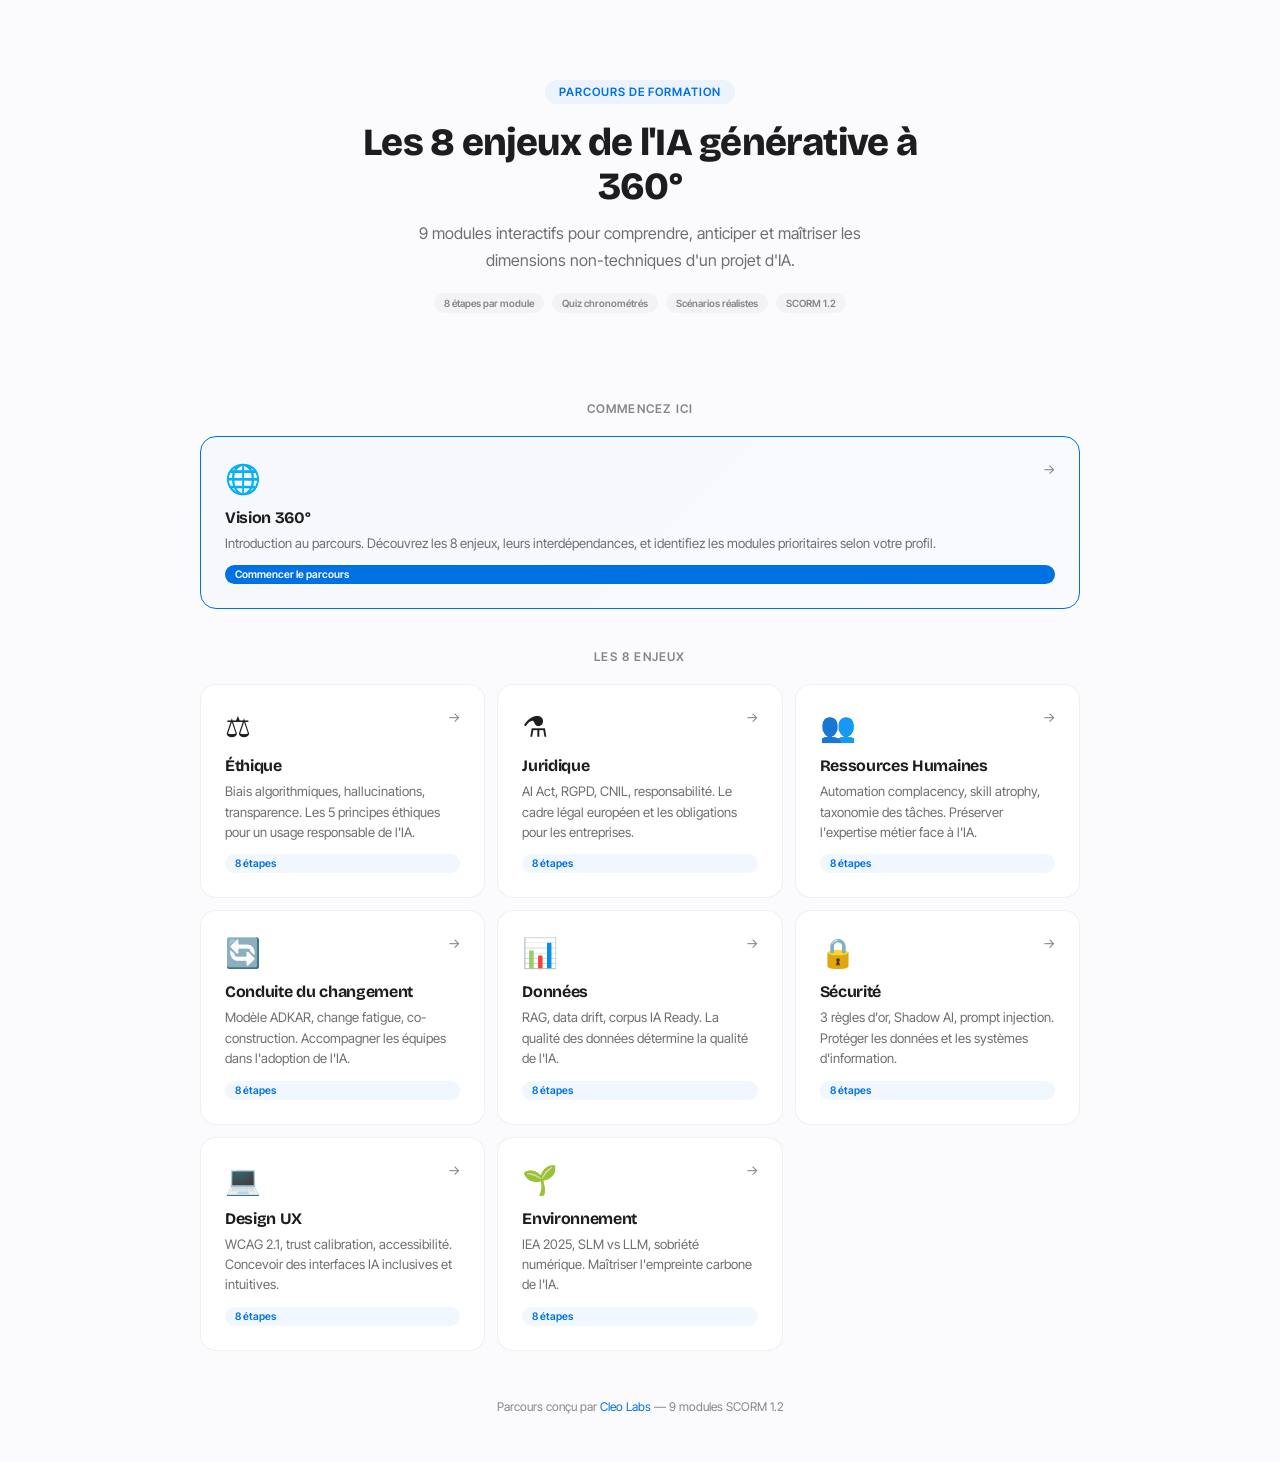
<file: index.html>
<!DOCTYPE html>
<html lang="fr">
<head>
<meta charset="UTF-8">
<meta name="viewport" content="width=device-width, initial-scale=1.0">
<title>Les 8 enjeux de l'IA générative à 360°</title>
<link href="https://fonts.googleapis.com/css2?family=Bricolage+Grotesque:wght@400;500;600;700;800&family=Inter+Tight:wght@300;400;500;600;700&display=swap" rel="stylesheet">
<style>
:root{--brand:#0071e3;--text:#1d1d1f;--text2:#6e6e73;--text3:#86868b;--bg:#fbfbfd;--border:rgba(0,0,0,0.06);--glass:rgba(255,255,255,0.7);--r:16px}
*{box-sizing:border-box;margin:0;padding:0}
body{font-family:"Inter Tight",-apple-system,system-ui,sans-serif;background:var(--bg);color:var(--text);-webkit-font-smoothing:antialiased}
h1,h2,h3{font-family:"Bricolage Grotesque",system-ui,sans-serif;letter-spacing:-0.02em}

.hero{text-align:center;padding:80px 24px 48px;max-width:680px;margin:0 auto}
.hero-badge{display:inline-block;padding:5px 14px;border-radius:980px;background:rgba(0,113,227,0.06);color:var(--brand);font-size:.72rem;font-weight:600;text-transform:uppercase;letter-spacing:.08em;margin-bottom:16px}
.hero h1{font-size:2.4rem;font-weight:800;line-height:1.15;margin-bottom:12px}
.hero p{font-size:1rem;color:var(--text2);line-height:1.65;max-width:520px;margin:0 auto}

.section-title{text-align:center;margin:40px 0 20px;font-size:.75rem;text-transform:uppercase;letter-spacing:.1em;color:var(--text3);font-weight:600}

.grid{display:grid;grid-template-columns:repeat(auto-fit,minmax(260px,1fr));gap:12px;max-width:920px;margin:0 auto;padding:0 20px}
.card{background:#fff;border:.5px solid var(--border);border-radius:var(--r);padding:24px;cursor:pointer;transition:all .35s ease;text-decoration:none;color:var(--text);display:flex;flex-direction:column;position:relative;overflow:hidden}
.card:hover{transform:translateY(-3px);box-shadow:0 12px 40px rgba(0,0,0,0.06);border-color:var(--brand)}
.card-icon{font-size:1.8rem;margin-bottom:12px}
.card h3{font-size:1rem;font-weight:700;margin-bottom:6px}
.card p{font-size:.82rem;color:var(--text2);line-height:1.55;flex:1}
.card-tag{display:inline-block;margin-top:12px;padding:3px 10px;border-radius:980px;font-size:.65rem;font-weight:600;background:rgba(0,113,227,0.06);color:var(--brand)}
.card-arrow{position:absolute;top:24px;right:24px;font-size:.85rem;color:var(--text3);transition:all .3s ease}
.card:hover .card-arrow{color:var(--brand);transform:translateX(3px)}

.intro-card{border:1.5px solid var(--brand);background:linear-gradient(135deg,rgba(0,113,227,0.02),rgba(90,200,250,0.02))}
.intro-card .card-tag{background:var(--brand);color:#fff}

.footer{text-align:center;padding:48px 20px;color:var(--text3);font-size:.75rem}
.footer a{color:var(--brand);text-decoration:none}

.steps-row{display:flex;justify-content:center;gap:8px;margin:20px auto 0;flex-wrap:wrap;max-width:520px}
.step-pill{padding:4px 10px;border-radius:980px;font-size:.62rem;font-weight:600;background:rgba(0,0,0,0.03);color:var(--text3)}

@media(max-width:600px){
  .hero h1{font-size:1.6rem}
  .grid{grid-template-columns:1fr}
}
</style>
</head>
<body>

<div class="hero">
  <div class="hero-badge">Parcours de formation</div>
  <h1>Les 8 enjeux de l'IA générative à 360°</h1>
  <p>9 modules interactifs pour comprendre, anticiper et maîtriser les dimensions non-techniques d'un projet d'IA.</p>
  <div class="steps-row">
    <span class="step-pill">8 étapes par module</span>
    <span class="step-pill">Quiz chronométrés</span>
    <span class="step-pill">Scénarios réalistes</span>
    <span class="step-pill">SCORM 1.2</span>
  </div>
</div>

<div class="section-title">Commencez ici</div>
<div class="grid">
  <a class="card intro-card" href="vision360/">
    <span class="card-arrow">→</span>
    <div class="card-icon">🌐</div>
    <h3>Vision 360°</h3>
    <p>Introduction au parcours. Découvrez les 8 enjeux, leurs interdépendances, et identifiez les modules prioritaires selon votre profil.</p>
    <span class="card-tag">Commencer le parcours</span>
  </a>
</div>

<div class="section-title">Les 8 enjeux</div>
<div class="grid">
  <a class="card" href="ethique/">
    <span class="card-arrow">→</span>
    <div class="card-icon">⚖</div>
    <h3>Éthique</h3>
    <p>Biais algorithmiques, hallucinations, transparence. Les 5 principes éthiques pour un usage responsable de l'IA.</p>
    <span class="card-tag">8 étapes</span>
  </a>
  <a class="card" href="juridique/">
    <span class="card-arrow">→</span>
    <div class="card-icon">⚗</div>
    <h3>Juridique</h3>
    <p>AI Act, RGPD, CNIL, responsabilité. Le cadre légal européen et les obligations pour les entreprises.</p>
    <span class="card-tag">8 étapes</span>
  </a>
  <a class="card" href="rh/">
    <span class="card-arrow">→</span>
    <div class="card-icon">👥</div>
    <h3>Ressources Humaines</h3>
    <p>Automation complacency, skill atrophy, taxonomie des tâches. Préserver l'expertise métier face à l'IA.</p>
    <span class="card-tag">8 étapes</span>
  </a>
  <a class="card" href="changement/">
    <span class="card-arrow">→</span>
    <div class="card-icon">🔄</div>
    <h3>Conduite du changement</h3>
    <p>Modèle ADKAR, change fatigue, co-construction. Accompagner les équipes dans l'adoption de l'IA.</p>
    <span class="card-tag">8 étapes</span>
  </a>
  <a class="card" href="data/">
    <span class="card-arrow">→</span>
    <div class="card-icon">📊</div>
    <h3>Données</h3>
    <p>RAG, data drift, corpus IA Ready. La qualité des données détermine la qualité de l'IA.</p>
    <span class="card-tag">8 étapes</span>
  </a>
  <a class="card" href="securite/">
    <span class="card-arrow">→</span>
    <div class="card-icon">🔒</div>
    <h3>Sécurité</h3>
    <p>3 règles d'or, Shadow AI, prompt injection. Protéger les données et les systèmes d'information.</p>
    <span class="card-tag">8 étapes</span>
  </a>
  <a class="card" href="ux/">
    <span class="card-arrow">→</span>
    <div class="card-icon">💻</div>
    <h3>Design UX</h3>
    <p>WCAG 2.1, trust calibration, accessibilité. Concevoir des interfaces IA inclusives et intuitives.</p>
    <span class="card-tag">8 étapes</span>
  </a>
  <a class="card" href="environnement/">
    <span class="card-arrow">→</span>
    <div class="card-icon">🌱</div>
    <h3>Environnement</h3>
    <p>IEA 2025, SLM vs LLM, sobriété numérique. Maîtriser l'empreinte carbone de l'IA.</p>
    <span class="card-tag">8 étapes</span>
  </a>
</div>

<div class="footer">
  <p>Parcours conçu par <a href="https://cleo-labs.com">Cleo Labs</a> — 9 modules SCORM 1.2</p>
</div>

</body>
</html>
</file>
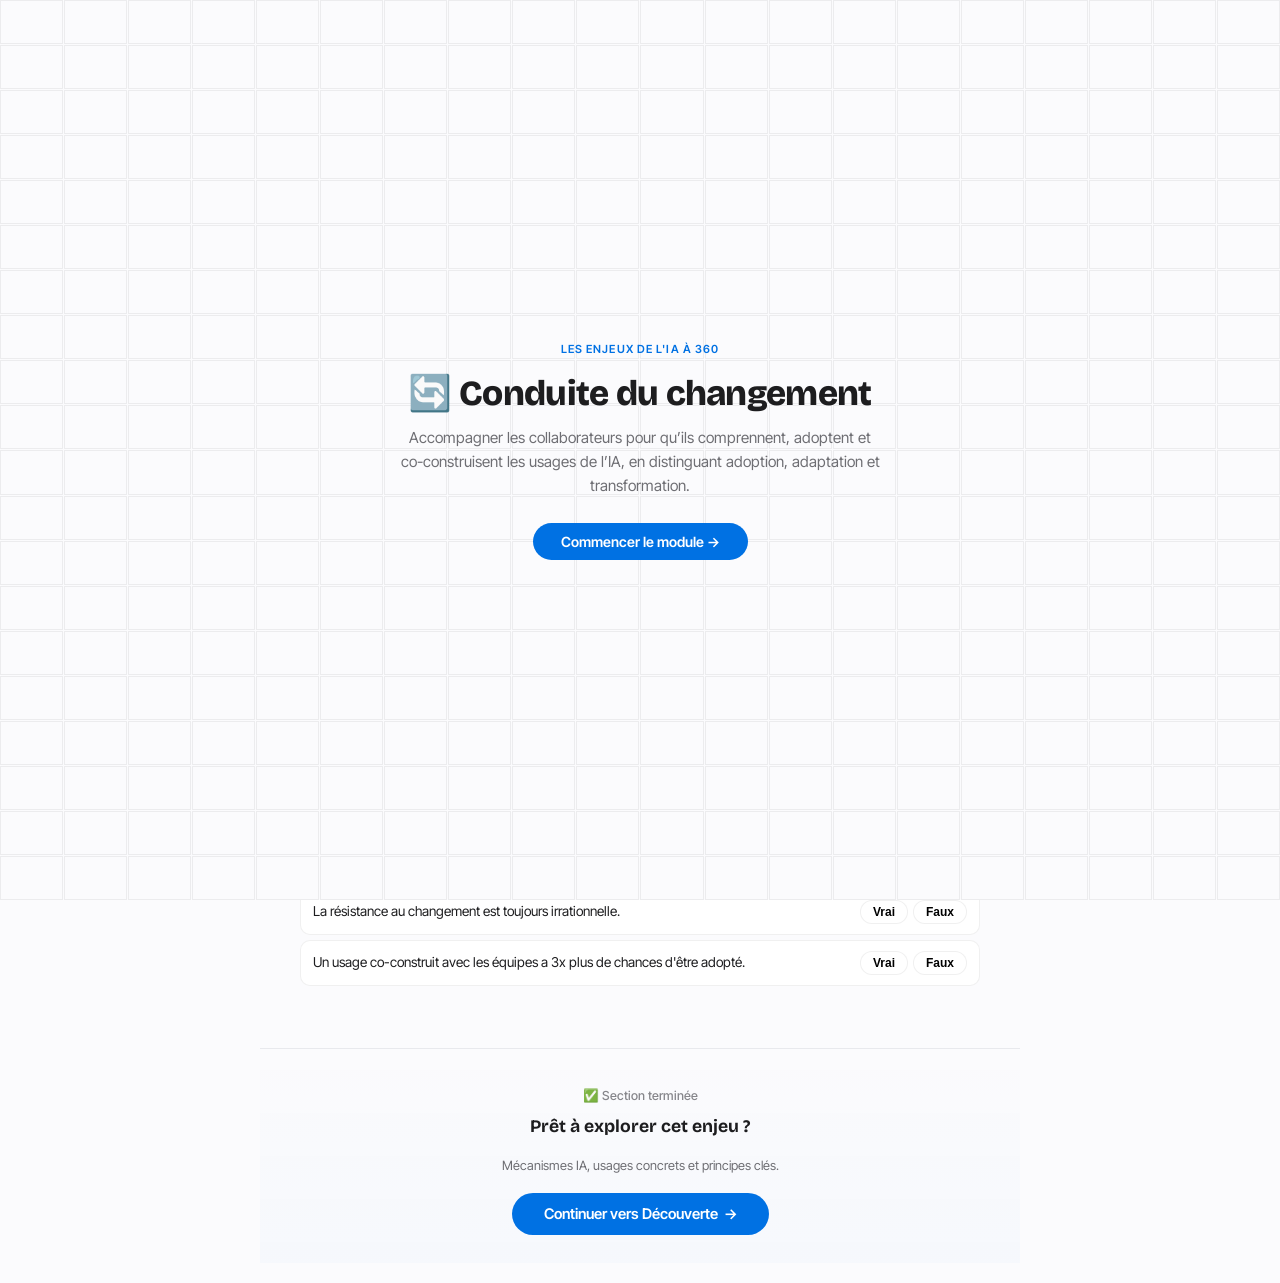
<file: src/out/changement/index.html>
<!DOCTYPE html>
<html lang="fr"><head><meta charset="UTF-8"><meta name="viewport" content="width=device-width,initial-scale=1.0">
<title>Enjeu : Conduite du changement</title>
<link rel="stylesheet" href="css/style.css">
<link href="https://fonts.googleapis.com/css2?family=Bricolage+Grotesque:wght@400;500;600;700;800&family=Inter+Tight:wght@300;400;500;600;700&display=swap" rel="stylesheet">
</head><body>
<div class="cover-page" id="coverPage">
  <div class="cover-grid" id="coverGrid"></div>
  <div class="cover-content">
    <div class="cover-subtitle">Les enjeux de l'IA à 360</div>
    <h1>&#128260; Conduite du changement</h1>
    <p>Accompagner les collaborateurs pour qu’ils comprennent, adoptent et co-construisent les usages de l’IA, en distinguant adoption, adaptation et transformation.</p>
    <button class="cover-start-btn" id="coverStartBtn">Commencer le module &#8594;</button>
  </div>
</div>

<div class="course-layout">
<aside class="sidebar" role="navigation">
  <div class="sidebar-header"><h1>&#128260; Conduite du changement</h1><div class="subtitle">Les enjeux de l’IA à 360</div></div>
  <div class="sidebar-progress"><div class="progress-bar-bg"><div class="progress-bar-fill"></div></div><div class="progress-text">0% terminé</div></div>
  <div class="sidebar-score">Score : <span id="sidebarScore">—</span></div>
  <nav class="sidebar-nav">
      <div class="nav-item active"><span class="nav-number">1</span><span class="nav-label">Accroche</span></div>
      <div class="nav-item"><span class="nav-number">2</span><span class="nav-label">Découverte</span></div>
      <div class="nav-item"><span class="nav-number">3</span><span class="nav-label">Risques</span></div>
      <div class="nav-item"><span class="nav-number">4</span><span class="nav-label">Mesures</span></div>
      <div class="nav-item"><span class="nav-number">5</span><span class="nav-label">Scénario</span></div>
      <div class="nav-item"><span class="nav-number">6</span><span class="nav-label">Quiz</span></div>
      <div class="nav-item"><span class="nav-number">7</span><span class="nav-label">Synthèse</span></div>
      <div class="nav-item"><span class="nav-number">8</span><span class="nav-label">Conclusion</span></div>
  </nav>
</aside>
<main class="main-content">
<div class="step-container active" id="step-0">

  <div class="step-hero" >
    <div class="step-number">Étape 1 sur 8</div>
    <h2>&#128260; Conduite du changement</h2>
    <p class="hero-subtitle">Accompagner les collaborateurs pour qu’ils comprennent, adoptent et co-construisent les usages de l’IA, en distinguant adoption, adaptation et transformation.</p>
  </div>
<div class="content-section">
  <div class="animate-in"><div class="highlight-box warning"><strong>Selon Prosci (2025), les projets avec conduite du changement structurée génèrent un ROI 6x supérieur. Dans une entreprise qui a vécu la réforme ferroviaire de 2018, l’ouverture à la concurrence et la crise Covid, la « change fatigue » est un risque réel.</strong></div></div>
  <div class="counter-row animate-in">
    <div class="counter-box"><span class="counter-num" data-target="6" data-suffix="x">6x</span><span class="counter-label">ROI avec conduite du changement (Prosci 2025)</span></div>
    <div class="counter-box"><span class="counter-num" data-target="63" data-suffix="%">63%</span><span class="counter-label">sans gouvernance IA (Teleport 2026)</span></div>
    <div class="counter-box"><span class="counter-num" data-target="38" data-suffix="%">38%</span><span class="counter-label">baisse d’engagement après 3+ transformations</span></div>
  </div>

  <div class="animate-in"><div class="highlight-box"><strong>Dans ce module, vous allez :</strong><ul>
    <li>Comprendre cet enjeu en profondeur avec des cas réels</li>
    <li>Identifier les risques avec des activités interactives</li>
    <li>Associer les bonnes mesures aux bons risques</li>
    <li>Vivre un scénario professionnel réaliste</li>
    <li>Tester vos connaissances avec un quiz chronométré</li>
    <li>Obtenir votre synthèse personnalisée</li>
  </ul></div></div>
  <div class="vf-container animate-in">
    <h4>Vrai ou Faux ?</h4>
    <div class="vf-item" data-correct="faux">
      <span>70% des transformations digitales échouent à cause de la technologie.</span>
      <div class="vf-btns">
        <button class="vf-btn" role="button" tabindex="0" data-answer="vrai">Vrai</button>
        <button class="vf-btn" role="button" tabindex="0" data-answer="faux">Faux</button>
      </div>
      <div class="vf-feedback">Faux. C'est le facteur humain qui est en cause dans 70% des cas.</div>
    </div>
    <div class="vf-item" data-correct="faux">
      <span>La résistance au changement est toujours irrationnelle.</span>
      <div class="vf-btns">
        <button class="vf-btn" role="button" tabindex="0" data-answer="vrai">Vrai</button>
        <button class="vf-btn" role="button" tabindex="0" data-answer="faux">Faux</button>
      </div>
      <div class="vf-feedback">Faux. Elle exprime souvent des craintes légitimes qu'il faut écouter et traiter.</div>
    </div>
    <div class="vf-item" data-correct="vrai">
      <span>Un usage co-construit avec les équipes a 3x plus de chances d'être adopté.</span>
      <div class="vf-btns">
        <button class="vf-btn" role="button" tabindex="0" data-answer="vrai">Vrai</button>
        <button class="vf-btn" role="button" tabindex="0" data-answer="faux">Faux</button>
      </div>
      <div class="vf-feedback">Vrai. La co-construction crée un sentiment d'appropriation (Prosci, 2025).</div>
    </div>
  </div>

</div></div>
<div class="step-container" id="step-1">

  <div class="step-hero" >
    <div class="step-number">Étape 2 sur 8</div>
    <h2>Découverte : Conduite du changement</h2>
    <p class="hero-subtitle">Explorez cet enjeu de cet enjeu.</p>
  </div>
<div class="content-section">
  <div class="tabs-container animate-in">
    <div class="tabs-header">
      <button class="tab-btn active" role="tab" tabindex="0" data-tab="tab-mechanism">Comment ça marche</button>
      <button class="tab-btn" role="tab" tabindex="0" data-tab="tab-context">Définition et contexte</button>
      <button class="tab-btn" role="tab" tabindex="0" data-tab="tab-usages">Usages IA</button>
      <button class="tab-btn" role="tab" tabindex="0" data-tab="tab-principles">Principes clés</button>
    </div>
    <div class="tab-panel active" data-tab="tab-mechanism">
      <p><strong>Comment ça marche ?</strong> Les outils d’IA générative évoluent à un rythme sans précédent : nouvelles versions tous les mois, nouvelles fonctionnalités, nouveaux modèles. Contrairement à un logiciel classique qu’on déploie une fois, l’IA nécessite une <strong>adaptation continue</strong>. De plus, les résultats d’un LLM ne sont pas déterministes : la même question peut donner des réponses différentes, ce qui déstabilise les utilisateurs habitués à des outils prévisibles.</p><p>Cette <em>imprévisibilité</em> + <em>évolution rapide</em> = un défi majeur de conduite du changement. L’adoption n’est jamais « terminée ». Il faut un accompagnement dans la durée, pas juste une formation initiale.</p>
    </div>
    <div class="tab-panel" data-tab="tab-context">
      <h3>Définition et contexte</h3><p>Le modèle <strong>ADKAR</strong> (Awareness, Desire, Knowledge, Ability, Reinforcement) offre un cadre éprouvé pour structurer l’accompagnement. Appliqué au déploiement de <strong>Groupe SNCF GPT</strong>, chaque étape présente des points de rupture spécifiques :</p><ul><li><strong>Awareness</strong> : expliquer pourquoi l’IA est déployée — améliorer le service voyageur, réduire la charge administrative — et non pour supprimer des postes. Sans cette clarification, les équipes perçoivent l’IA comme une menace.</li><li><strong>Desire</strong> : montrer les bénéfices individuels concrets : gain de temps sur les comptes-rendus, aide au diagnostic, accès simplifié à la documentation technique. Sans envie, les agents contournent l’outil.</li><li><strong>Knowledge</strong> : former au prompting, à la lecture critique des résultats et à la détection des hallucinations. Sans savoir-faire, les résultats médiocres discréditent le projet.</li><li><strong>Ability</strong> : passer de la formation à la pratique quotidienne avec un support de proximité et un droit à l’erreur explicite.</li><li><strong>Reinforcement</strong> : ancrer les usages dans la durée par des rituels de partage et la célébration des réussites. Sans renforcement, les anciens réflexes reviennent en quelques semaines.</li></ul><p>La <strong>change fatigue</strong> est un phénomène particulièrement aigu à la SNCF. Réforme ferroviaire de 2018, ouverture à la concurrence, crise Covid, réorganisations internes successives : les équipes ont vécu plus de trois transformations majeures en cinq ans. Les études montrent une baisse d’engagement de 38 % dans ces contextes (Gartner, 2024). Le déploiement de l’IA arrive dans un terrain déjà fatigué : ignorer cette fatigue, c’est garantir un cynisme défensif : « encore un outil, on verra dans six mois ».</p><p>Il est essentiel de distinguer trois niveaux de changement. L’<strong>adoption</strong> : un agent utilise Groupe SNCF GPT pour rédiger un e-mail, sans modifier ses pratiques. L’<strong>adaptation</strong> : le même agent restructure son processus de communication pour intégrer l’IA à chaque étape. La <strong>transformation</strong> : l’équipe redéfinit qui rédige, qui valide et quel rôle l’humain conserve. La majorité des services s’arrêtent à l’adoption et s’étonnent ensuite du faible retour sur investissement.</p>
    </div>
    <div class="tab-panel" data-tab="tab-usages">
      <h4>Outils IA concernés par la conduite du changement</h4><ul><li><strong>Groupe SNCF GPT</strong> — l’assistant interne sécurisé, polyvalent (rédaction, synthèse, traduction, analyse)</li><li><strong>Microsoft Copilot</strong> — intégré dans Outlook/Teams/Word, assiste l’écriture et le résumé de réunions</li><li><strong>ChatGPT / Gemini / Perplexity</strong> — outils externes tolérés avec restrictions (jamais de données confidentielles)</li><li><strong>Outils métier spécialisés</strong> — maintenance prédictive, optimisation de trafic, chatbots voyageurs</li></ul><p>Le défi : chaque outil a ses règles d’usage, ses limites, son périmètre de données autorisé. La conduite du changement doit couvrir <em>tous</em> ces outils, pas juste un.</p>
    </div>
    <div class="tab-panel" data-tab="tab-principles">
        <div class="highlight-box animate-in">
    <strong>Le modèle ADKAR appliqué au déploiement de Groupe SNCF GPT</strong>
    <ul class="numbered-list">
      <li><span><strong>A – Awareness (Prise de conscience)</strong> — Expliquer pourquoi Groupe SNCF GPT est déployé : améliorer le service voyageur, réduire la charge administrative, libérer du temps pour le terrain. Insister sur ce qui ne changera pas : le métier, les postes, la valeur de l’expertise humaine. Adresser frontalement la question de l’emploi avec des garanties concrètes.</span></li>
      <li><span><strong>D – Desire (Envie de participer)</strong> — Créer l’envie en montrant les bénéfices individuels par métier : gain de temps sur les rapports d’intervention pour les techniciens, aide au diagnostic pour la maintenance, simplification documentaire pour les fonctions support. Répondre aux craintes légitimes amplifiées par la change fatigue post-réforme.</span></li>
      <li><span><strong>K – Knowledge (Savoir-faire)</strong> — Former aux bonnes pratiques de prompting adaptées au contexte ferroviaire, à la lecture critique des résultats IA et à la détection des hallucinations. Aller au-delà du tutoriel technique pour développer un véritable esprit critique face aux sorties de Groupe SNCF GPT.</span></li>
      <li><span><strong>A – Ability (Capacité à faire)</strong> — Passer du savoir théorique à la pratique quotidienne : exercices en situation réelle sur des cas métier SNCF, accès à un référent IA dans chaque service, droit à l’erreur explicite. Mesurer la compétence effective sur le terrain, pas seulement la participation aux formations.</span></li>
      <li><span><strong>R – Reinforcement (Ancrage dans la durée)</strong> — Maintenir le changement après l’enthousiasme initial : rituels de partage de bonnes pratiques entre services, célébration des réussites concrètes, mise à jour continue des compétences. Crucial à la SNCF où le cynisme post-transformation peut faire régresser les usages en quelques semaines sans renforcement actif.</span></li>
    </ul>
  </div>

    </div>
  </div>
  <div class="divider"></div>
  <div class="animate-in slider-container"><h4>Auto-évaluation : votre niveau sur cet enjeu ?</h4>
    <input type="range" min="1" max="5" value="3">
    <div class="slider-labels"><span>1 Débutant</span><span>5 Expert</span></div>
    <div class="slider-value">3/5 Intermédiaire</div>
  </div>

</div></div>
<div class="step-container" id="step-2">

  <div class="step-hero" >
    <div class="step-number">Étape 3 sur 8</div>
    <h2>Les risques identifiés</h2>
    <p class="hero-subtitle">Quels risques une mauvaise conduite du changement fait-elle peser sur l’adoption de l’IA ?</p>
  </div>
<div class="content-section">
  <div class="animate-in"><h3>Explorez chaque risque</h3><p>Cliquez sur chaque risque pour découvrir l’explication complète.</p>
  <div class="accordion">
    <div class="accordion-item">
      <div class="accordion-header" role="button" tabindex="0"><span>Résistance dans les équipes à forte identité métier</span><span class="icon">+</span></div>
      <div class="accordion-body"><div class="accordion-body-inner"><p>Dans une entreprise où l’identité professionnelle est forte — conducteurs, agents de maintenance, contrôleurs — l’IA peut être perçue comme une remise en cause du métier lui-même. La résistance passive (non-usage silencieux, données d’entrée volontairement pauvres) est plus dangereuse que l’opposition frontale car elle fausse les indicateurs de succès.</p></div></div>
    </div>
    <div class="accordion-item">
      <div class="accordion-header" role="button" tabindex="0"><span>Adoption superficielle</span><span class="icon">+</span></div>
      <div class="accordion-body"><div class="accordion-body-inner"><p>L’outil est utilisé mais de manière minimale : les agents recopient les sorties IA sans les vérifier, ou utilisent Groupe SNCF GPT uniquement pour des tâches triviales en évitant les cas d’usage à forte valeur ajoutée. Le ROI reste faible tandis que les risques (hallucinations non détectées, biais propagés) augmentent. Signes concrets : les collaborateurs n’utilisent l’IA que pour reformuler des emails, jamais pour analyser ; ils copient-collent les résultats sans les relire ; le taux d’utilisation chute après la première semaine.</p></div></div>
    </div>
    <div class="accordion-item">
      <div class="accordion-header" role="button" tabindex="0"><span>Fracture numérique entre profils</span><span class="icon">+</span></div>
      <div class="accordion-body"><div class="accordion-body-inner"><p>Sans accompagnement équitable, un fossé se creuse entre les early adopters (souvent les fonctions support, les jeunes cadres) et les agents terrain moins à l’aise avec le numérique. Cette fracture génère un sentiment d’injustice et, à terme, des départs parmi les profils dont l’expertise métier est la plus précieuse.</p></div></div>
    </div>
    <div class="accordion-item">
      <div class="accordion-header" role="button" tabindex="0"><span>Change fatigue post-réforme</span><span class="icon">+</span></div>
      <div class="accordion-body"><div class="accordion-body-inner"><p>Réforme ferroviaire, ouverture à la concurrence, Covid, réorganisations : chaque transformation non accompagnée a érodé la confiance organisationnelle. Les agents développent un cynisme défensif — « encore un projet, on verra dans six mois » — qui rend le déploiement de l’IA plus coûteux que dans une organisation « fraîche ».</p></div></div>
    </div>
  </div>
</div>
  <div class="divider"></div>
  <div class="dnd-container animate-in">
    <h4>Classez les éléments dans la bonne catégorie</h4>
    <p style="font-size:.85rem;color:var(--text-muted)">Glissez ou cliquez sur chaque élément dans la zone Risques ou Mesures.</p>
    <div class="dnd-sources">
      <div class="dnd-item" draggable="true" role="button" tabindex="0" data-id="63c42d27baa2" data-zone="mesure">Co-construire les usages avec les équipes terrain</div>
      <div class="dnd-item" draggable="true" role="button" tabindex="0" data-id="9fa88dd0680e" data-zone="risque">Résistance dans les équipes à forte identité métier</div>
      <div class="dnd-item" draggable="true" role="button" tabindex="0" data-id="64842ed4f7d8" data-zone="mesure">Réseau de référents IA dans chaque service</div>
      <div class="dnd-item" draggable="true" role="button" tabindex="0" data-id="63431489d4dd" data-zone="mesure">Expliquer le « pourquoi » avant le « comment »</div>
      <div class="dnd-item" draggable="true" role="button" tabindex="0" data-id="82cf1525864f" data-zone="risque">Adoption superficielle</div>
      <div class="dnd-item" draggable="true" role="button" tabindex="0" data-id="78fe41cb4519" data-zone="risque">Fracture numérique entre profils</div>
    </div>
    <div class="dnd-targets">
      <div class="dnd-zone" data-zone="risque"><h4>&#9888; Risques</h4></div>
      <div class="dnd-zone" data-zone="mesure"><h4>&#10003; Mesures</h4></div>
    </div>
    <button class="quiz-validate-btn dnd-check-btn">Vérifier</button>
    <div class="dnd-feedback"></div>
  </div>

</div></div>
<div class="step-container" id="step-3">

  <div class="step-hero" >
    <div class="step-number">Étape 4 sur 8</div>
    <h2>Les mesures à appliquer</h2>
    <p class="hero-subtitle">Associez chaque mesure au bon risque.</p>
  </div>
<div class="content-section">
  <div class="animate-in"><h3>Découvrez les mesures</h3><p>Retournez chaque carte pour comprendre comment les mettre en œuvre.</p>
  <div class="flip-cards-grid animate-in">
    <div class="flip-card" role="button" tabindex="0">
      <div class="flip-card-inner">
        <div class="flip-card-front" ><h4>Expliquer le « pourquoi » avant le « comment »</h4><div class="flip-hint">Cliquez pour retourner</div></div>
        <div class="flip-card-back"><h4>Expliquer le « pourquoi » avant le « comment »</h4><p>Avant toute démonstration technique, communiquer la raison stratégique : améliorer le service voyageur, réduire la charge administrative, libérer du temps pour le terrain. Adresser frontalement la question de l’emploi avec des garanties concrètes. Un agent qui comprend le sens du projet est 4x plus susceptible de s’engager activement.</p></div>
      </div>
    </div>
    <div class="flip-card" role="button" tabindex="0">
      <div class="flip-card-inner">
        <div class="flip-card-front" ><h4>Co-construire les usages avec les équipes terrain</h4><div class="flip-hint">Cliquez pour retourner</div></div>
        <div class="flip-card-back"><h4>Co-construire les usages avec les équipes terrain</h4><p>Impliquer les futurs utilisateurs dès la phase de cadrage : ateliers de définition des cas d’usage par métier, tests pilotes avec feedback itératif, droit de véto sur les fonctionnalités jugées inadaptées au terrain. La co-construction transforme les sceptiques en ambassadeurs et produit des solutions mieux adaptées aux réalités opérationnelles ferroviaires.</p></div>
      </div>
    </div>
    <div class="flip-card" role="button" tabindex="0">
      <div class="flip-card-inner">
        <div class="flip-card-front" ><h4>Réseau de référents IA dans chaque service</h4><div class="flip-hint">Cliquez pour retourner</div></div>
        <div class="flip-card-back"><h4>Réseau de référents IA dans chaque service</h4><p>Désigner dans chaque équipe un référent formé qui assure le support de proximité, remonte les difficultés et partage les bonnes pratiques. Ce réseau doit être animé dans la durée avec des rituels réguliers : retours d’expérience mensuels, partage de cas d’usage réussis, identification des blocages persistants. Le référent n’est pas un expert technique mais un facilitateur de proximité.</p></div>
      </div>
    </div>
  </div>
</div>
  <div class="divider"></div>
  <div class="matching-container animate-in">
    <h4>Reliez chaque risque à la mesure correspondante</h4>
    <p style="font-size:.85rem;color:var(--text-muted)">Cliquez sur un élément à gauche, puis sur sa correspondance à droite.</p>
    <div class="matching-grid">
      <div class="match-col match-left">
        <div class="match-item" role="button" tabindex="0" data-match="0">ADKAR – Awareness</div>
        <div class="match-item" role="button" tabindex="0" data-match="1">ADKAR – Desire</div>
        <div class="match-item" role="button" tabindex="0" data-match="2">Adoption superficielle</div>
        <div class="match-item" role="button" tabindex="0" data-match="3">Change fatigue</div>
      </div>
      <div class="match-lines">
        <div class="match-line"></div>
        <div class="match-line"></div>
        <div class="match-line"></div>
        <div class="match-line"></div>
      </div>
      <div class="match-col match-right">
        <div class="match-item" role="button" tabindex="0" data-match="2">Utilisation minimale sans modifier les pratiques de travail</div>
        <div class="match-item" role="button" tabindex="0" data-match="1">Bénéfices individuels concrets pour chaque métier</div>
        <div class="match-item" role="button" tabindex="0" data-match="3">Baisse d’engagement liée aux transformations successives post-réforme</div>
        <div class="match-item" role="button" tabindex="0" data-match="0">Comprendre pourquoi l’IA est déployée à la SNCF</div>
      </div>
    </div>
    <div class="dnd-feedback"></div>
  </div>


</div></div>
<div class="step-container" id="step-4">

  <div class="step-hero" >
    <div class="step-number">Étape 5 sur 8</div>
    <h2>Scénario professionnel</h2>
    <p class="hero-subtitle">Mettez vos connaissances en pratique.</p>
  </div>
<div class="content-section">
  <div class="animate-in"><h3>Mise en situation</h3><p>Faites un choix. Vos décisions impactent votre score.</p></div>
  <div class="scenario-container animate-in">
    <div class="scenario-node" style="display:block">
      <div class="scenario-card">
        <div class="scenario-context">Janvier 2026. Vous êtes responsable d’une équipe de maintenance de 12 personnes dans un technicentre SNCF. La direction a décidé de déployer un assistant IA pour automatiser la rédaction des rapports d’intervention et l’aide au diagnostic de pannes récurrentes. Après l’annonce, vous observez des réactions très contrastées : trois techniciens sont enthousiastes et veulent commencer immédiatement, cinq sont silencieux et attentistes, deux s’inquiètent de la fiabilité des diagnostics automatisés, et deux sont ouvertement hostiles : « on a survécu à la réforme, au Covid et à trois réorgs, c’est encore un gadget de la direction ». Le déploiement est prévu dans six semaines.</div>
        <h4>Quelle approche adoptez-vous pour les six semaines précédant le déploiement ?</h4>
        <div class="scenario-choices">
          <div class="scenario-choice" role="button" tabindex="0" data-points="1" data-feedback="Approche partielle. Capitaliser sur les early adopters est pertinent, mais ignorer les attentistes et les opposants risque de cristalliser les résistances — surtout dans une équipe marquée par la change fatigue. Les résultats du pilote seront contestés : « c’est facile pour eux, ils étaient déjà pour ». Vous sautez l’étape Desire du modèle ADKAR." data-next="">Lancer un pilote avec les trois enthousiastes pour produire des résultats concrets rapidement</div>
          <div class="scenario-choice" role="button" tabindex="0" data-points="2" data-feedback="Approche recommandée. Vous respectez la séquence ADKAR : Awareness (atelier vision : pourquoi l’IA, garanties sur l’emploi), Desire (bénéfices concrets par métier, règles co-construites), Knowledge (formation pratique), Ability (pilote avec support). Mélanger enthousiastes et sceptiques permet aux premiers de rassurer et aux seconds d’enrichir le cadrage. Crucial dans un contexte de change fatigue : montrer que cette fois, on fait les choses différemment." data-next="">Ateliers différenciés : vision pour tous, puis groupes mélangés pour co-définir les usages avant un pilote élargi</div>
          <div class="scenario-choice" role="button" tabindex="0" data-points="0" data-feedback="Approche excessive. Viser 100 % d’adhésion est irréaliste, surtout dans une équipe fatiguée par les transformations. Le report prolonge l’incertitude (facteur d’anxiété), démotive les enthousiastes et confirme le cynisme des opposants : « même la direction n’y croit pas ». La conduite du changement efficace accepte une part d’inconfort et mise sur l’apprentissage par l’expérience accompagnée." data-next="">Reporter de trois mois pour mener une étude d’impact et s’assurer que 100 % de l’équipe est prête</div>
        </div>
        <div class="scenario-result" style="display:none"></div>
      </div>
    </div>
  </div>

  <div class="divider"></div>

</div></div>
<div class="step-container" id="step-5">

  <div class="step-hero" >
    <div class="step-number">Étape 6 sur 8</div>
    <h2>Quiz chronométré</h2>
    <p class="hero-subtitle">30 secondes par question.</p>
  </div>
<div class="content-section">
  <div class="quiz-container">
    <div class="quiz-score-bar animate-in"><span class="score-label">Score</span><div class="score-track"><div class="score-fill" style="width:0%"></div></div><span class="score-value" id="quizScoreVal">0%</span></div>
    <div class="quiz-question animate-in">
      <div class="quiz-timer"><span>&#9201;</span><div class="quiz-timer-bar"><div class="quiz-timer-fill"></div></div></div>
      <div class="question-number">Question 1 / 3</div>
      <h4>Dans le modèle ADKAR, quel est le point de rupture le plus fréquent lors du déploiement d’une IA en entreprise ?</h4>
      <div class="quiz-options">
        <div class="quiz-option" role="button" tabindex="0" data-correct="false"><span class="option-letter">A</span><span>Awareness – les équipes ne savent pas que l’outil existe</span></div>
        <div class="quiz-option" role="button" tabindex="0" data-correct="true"><span class="option-letter">B</span><span>Desire – les équipes comprennent mais ne veulent pas changer</span></div>
        <div class="quiz-option" role="button" tabindex="0" data-correct="false"><span class="option-letter">C</span><span>Knowledge – les équipes manquent de formation technique</span></div>
        <div class="quiz-option" role="button" tabindex="0" data-correct="false"><span class="option-letter">D</span><span>Reinforcement – les anciens réflexes reprennent le dessus</span></div>
      </div>
      <button class="quiz-validate-btn" disabled>Valider</button>
      <div class="quiz-feedback" data-correct-text="Exact. La plupart des organisations communiquent correctement sur l’existence de l’outil (Awareness) mais échouent à créer l’envie individuelle (Desire). À la SNCF, où la change fatigue est forte, créer le Desire est d’autant plus difficile : il faut des bénéfices concrets et immédiats pour chaque métier." data-incorrect-text="La bonne réponse est Desire. Les équipes comprennent le projet mais ne voient pas de bénéfice personnel à changer. Dans un contexte de change fatigue post-réforme, cette étape est d’autant plus critique : le cynisme défensif bloque l’envie de participer."></div>
    </div>
    <div class="quiz-question animate-in">
      <div class="quiz-timer"><span>&#9201;</span><div class="quiz-timer-bar"><div class="quiz-timer-fill"></div></div></div>
      <div class="question-number">Question 2 / 3</div>
      <h4>Une équipe utilise Groupe SNCF GPT pour rédiger ses e-mails mais n’a modifié aucun de ses processus de travail. À quel niveau de changement se situe-t-elle ?</h4>
      <div class="quiz-options">
        <div class="quiz-option" role="button" tabindex="0" data-correct="false"><span class="option-letter">A</span><span>Transformation – le métier est repensé</span></div>
        <div class="quiz-option" role="button" tabindex="0" data-correct="false"><span class="option-letter">B</span><span>Adaptation – les pratiques sont modifiées</span></div>
        <div class="quiz-option" role="button" tabindex="0" data-correct="true"><span class="option-letter">C</span><span>Adoption – l’outil est utilisé sans changement de pratique</span></div>
        <div class="quiz-option" role="button" tabindex="0" data-correct="false"><span class="option-letter">D</span><span>Résistance – l’équipe refuse le changement</span></div>
      </div>
      <button class="quiz-validate-btn" disabled>Valider</button>
      <div class="quiz-feedback" data-correct-text="Exact. L’adoption est le premier niveau : l’outil est utilisé mais les processus et les rôles restent inchangés. Le ROI reste limité tant que l’équipe ne passe pas à l’adaptation (modifier les processus) puis à la transformation (repenser les rôles et les responsabilités)." data-incorrect-text="La bonne réponse est Adoption. Utiliser un outil sans modifier ses pratiques correspond au niveau le plus basique du changement. L’adaptation impliquerait de restructurer les processus autour de l’IA ; la transformation, de repenser les rôles eux-mêmes."></div>
    </div>
    <div class="quiz-question animate-in">
      <div class="quiz-timer"><span>&#9201;</span><div class="quiz-timer-bar"><div class="quiz-timer-fill"></div></div></div>
      <div class="question-number">Question 3 / 3</div>
      <h4>La SNCF a vécu la réforme ferroviaire, l’ouverture à la concurrence et la crise Covid en quelques années. Elle déploie maintenant l’IA. Quel phénomène doit-elle anticiper en priorité ?</h4>
      <div class="quiz-options">
        <div class="quiz-option" role="button" tabindex="0" data-correct="false"><span class="option-letter">A</span><span>L’effet de halo – les succès passés faciliteront l’adoption</span></div>
        <div class="quiz-option" role="button" tabindex="0" data-correct="true"><span class="option-letter">B</span><span>La change fatigue – l’engagement sera plus faible que prévu</span></div>
        <div class="quiz-option" role="button" tabindex="0" data-correct="false"><span class="option-letter">C</span><span>L’effet Dunning-Kruger – les équipes surestimeront leur compétence IA</span></div>
        <div class="quiz-option" role="button" tabindex="0" data-correct="false"><span class="option-letter">D</span><span>Le biais de confirmation – les équipes ne verront que les défauts de l’IA</span></div>
      </div>
      <button class="quiz-validate-btn" disabled>Valider</button>
      <div class="quiz-feedback" data-correct-text="Exact. Réforme, concurrence, Covid, réorganisations : les équipes SNCF sont en zone de change fatigue. Les études montrent une baisse d’engagement de 38 % après 3+ transformations. La conduite du changement devra être particulièrement attentive au rythme et à la crédibilité du projet." data-incorrect-text="La bonne réponse est la change fatigue. Après plusieurs transformations majeures en peu de temps, les agents développent un cynisme défensif qui rend chaque projet suivant plus difficile à mener, indépendamment de sa qualité intrinsèque."></div>
    </div>
    <div class="quiz-retry-msg" style="display:none"><p>Score insuffisant.</p><button class="quiz-retry-btn quiz-validate-btn">Revoir les risques</button></div>
  </div>

</div></div>
<div class="step-container" id="step-6">

  <div class="step-hero" >
    <div class="step-number">Étape 7 sur 8</div>
    <h2>Votre synthèse personnalisée</h2>
    <p class="hero-subtitle">Basée sur vos réponses.</p>
  </div>
<div class="content-section">
  <div class="animate-in"><div class="progress-circle-wrap"><div class="progress-circle">
    <div class="top-line" style="top:142px"></div>
    <div class="bottom-line"></div>
    <svg width="160" height="160" viewBox="0 0 160 160">
      <circle class="bg" cx="80" cy="80" r="70"/>
      <circle class="fg-fill" cx="80" cy="140" r="0"/>
      <circle class="fg-stroke" cx="80" cy="80" r="70" stroke-dasharray="439.82" stroke-dashoffset="439.82"/>
    </svg>
    <div class="circle-text">—</div>
  </div></div></div>
  <div class="animate-in"><div class="two-columns">
    <div class="column-card"><h4 style="color:var(--danger)">Risques clés</h4><ul><li>Résistance dans les équipes à forte identité métier</li><li>Adoption superficielle</li><li>Fracture numérique entre profils</li><li>Change fatigue post-réforme</li></ul></div>
    <div class="column-card"><h4 style="color:var(--success)">Mesures essentielles</h4><ul><li>Expliquer le « pourquoi » avant le « comment »</li><li>Co-construire les usages avec les équipes terrain</li><li>Réseau de référents IA dans chaque service</li></ul></div>
  </div></div>
  <div class="animate-in"><h3>Questions à se poser dans un projet IA</h3><div class="highlight-box"><ul class="numbered-list"><li><span>Les équipes comprennent-elles le « pourquoi » du déploiement (Awareness ADKAR) ?</span></li><li><span>Des référents IA sont-ils identifiés et formés dans chaque service ?</span></li><li><span>Un plan de formation progressif (pas seulement initial) est-il en place ?</span></li><li><span>Les retours terrain sont-ils collectés et intégrés dans l’amélioration continue ?</span></li><li><span>La change fatigue est-elle évaluée (nombre de transformations récentes, niveau d’engagement) ?</span></li></ul></div></div>
    <div class="checklist-container animate-in">
    <h4>Vos engagements</h4><p style="font-size:.85rem;color:var(--text-muted)">Cochez les bonnes pratiques que vous vous engagez à appliquer.</p>
    <div class="checklist-item" role="button" tabindex="0"><span class="checklist-check">&#10003;</span><span>J'expliquerai le pourquoi avant le comment à mon équipe</span></div>
    <div class="checklist-item" role="button" tabindex="0"><span class="checklist-check">&#10003;</span><span>J'identifierai des référents IA volontaires dans mon service</span></div>
    <div class="checklist-item" role="button" tabindex="0"><span class="checklist-check">&#10003;</span><span>Je recueillerai régulièrement les retours terrain</span></div>
    <div class="checklist-item" role="button" tabindex="0"><span class="checklist-check">&#10003;</span><span>Je valoriserai les collaborateurs qui s'engagent dans la transformation</span></div>
    <div class="checklist-progress">0/4 engagements pris</div>
  </div>

  <div class="animate-in"><h3>Points à revoir</h3><ul class="weak-areas-list"></ul></div>
</div></div>
<div class="step-container" id="step-7">

  <div class="step-hero" >
    <div class="step-number">Étape 8 sur 8</div>
    <h2>Félicitations !</h2>
    <p class="hero-subtitle">Module Conduite du changement terminé.</p>
  </div>
<div class="step-celebration"><div class="celebration-grid" id="celebGrid"></div><div class="celebration-content"><div class="badge-icon">&#128260;</div><h2>Félicitations !</h2><p>Vous avez terminé le module <strong>Conduite du changement</strong></p><p class="celebration-sub">Appliquez ces bonnes pratiques au quotidien.</p><div class="badge-message"></div></div></div></div>
<div class="step-navigation"><div class="nav-progress"><div class="progress-bar-bg"><div class="progress-bar-fill"></div></div></div>
  <div class="nav-row"><button class="nav-btn" id="prevBtn" disabled>&#8592; Précédent</button>
  <div class="breadcrumb" id="breadcrumb"><span class="breadcrumb-item"><span class="breadcrumb-link active" data-step="0"><span class="step-num">1</span>Accroche</span></span><span class="breadcrumb-chevron">&#8250;</span><span class="breadcrumb-item"><span class="breadcrumb-link" data-step="1"><span class="step-num">2</span>Découverte</span></span><span class="breadcrumb-chevron">&#8250;</span><span class="breadcrumb-item"><span class="breadcrumb-link" data-step="2"><span class="step-num">3</span>Risques</span></span><span class="breadcrumb-chevron">&#8250;</span><span class="breadcrumb-item"><span class="breadcrumb-link" data-step="3"><span class="step-num">4</span>Mesures</span></span><span class="breadcrumb-chevron">&#8250;</span><span class="breadcrumb-item"><span class="breadcrumb-link" data-step="4"><span class="step-num">5</span>Scénario</span></span><span class="breadcrumb-chevron">&#8250;</span><span class="breadcrumb-item"><span class="breadcrumb-link" data-step="5"><span class="step-num">6</span>Quiz</span></span><span class="breadcrumb-chevron">&#8250;</span><span class="breadcrumb-item"><span class="breadcrumb-link" data-step="6"><span class="step-num">7</span>Synthèse</span></span><span class="breadcrumb-chevron">&#8250;</span><span class="breadcrumb-item"><span class="breadcrumb-link" data-step="7"><span class="step-num">8</span>Conclusion</span></span></div>
  <button class="nav-btn primary" id="nextBtn">Suivant &#8594;</button></div>
</div></main></div>
</div>

</div>

<div class="scroll-hint" id="scrollHint"><span>Scrollez</span><div class="scroll-arrow"></div></div>
<script src="js/scorm.js"></script><script src="js/app.js"></script>
</body></html>
</file>
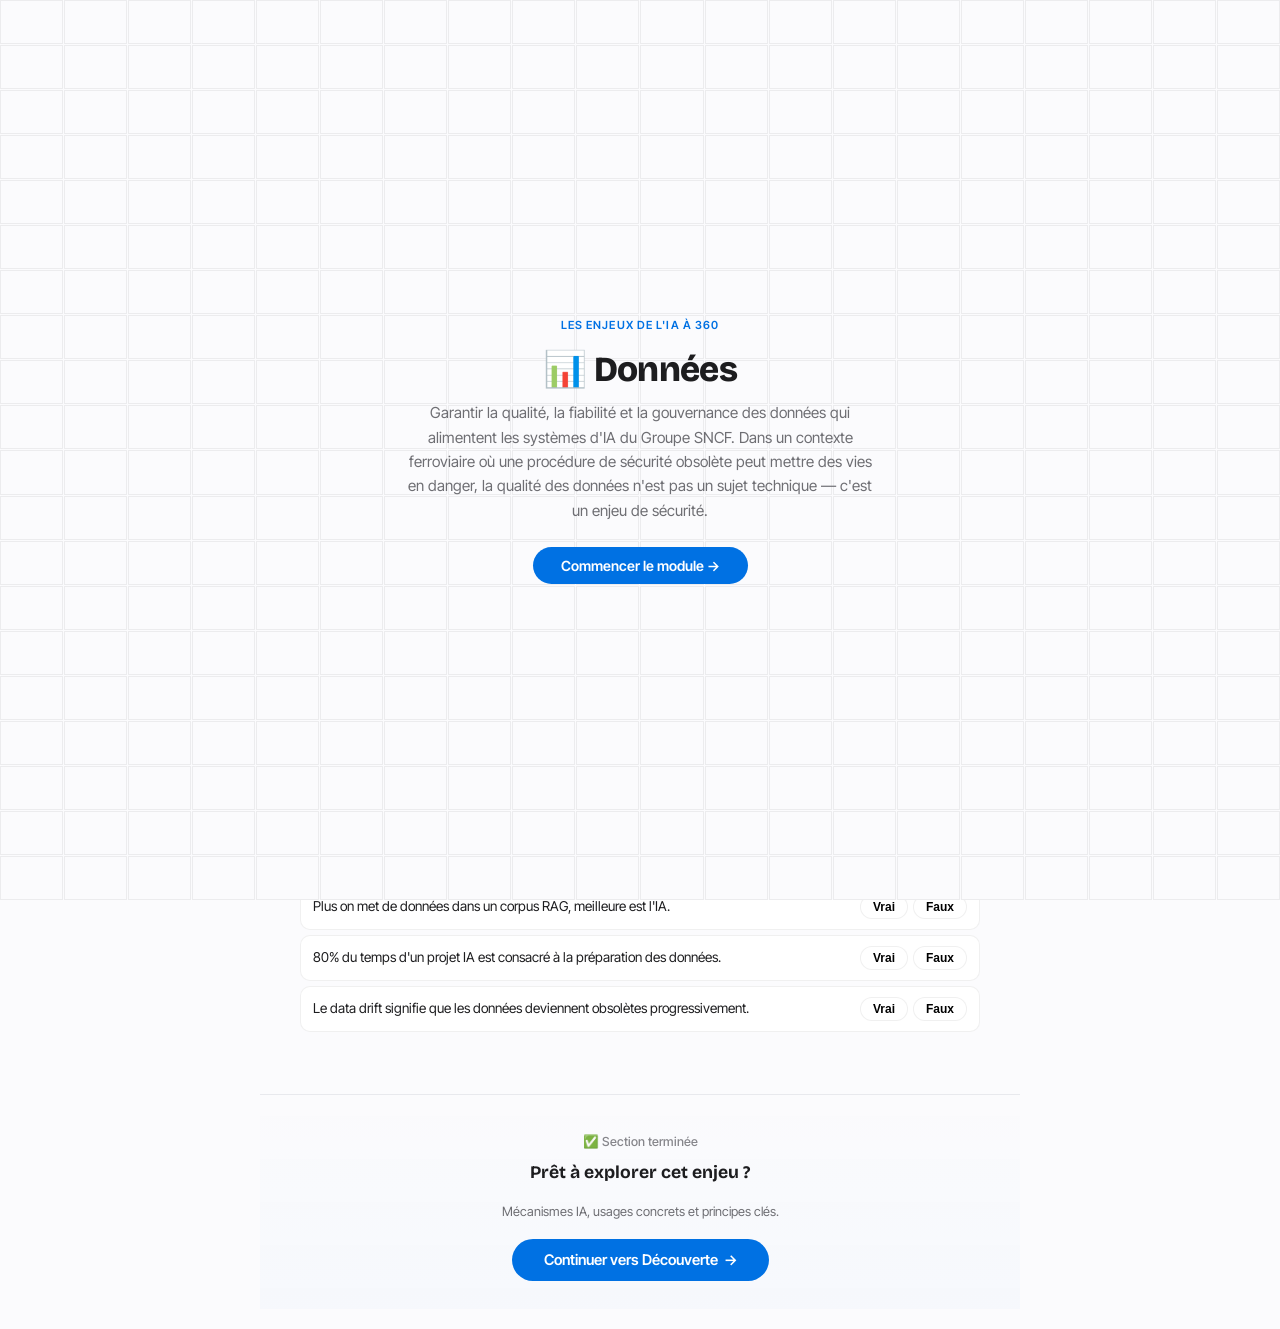
<file: src/out/data/index.html>
<!DOCTYPE html>
<html lang="fr"><head><meta charset="UTF-8"><meta name="viewport" content="width=device-width,initial-scale=1.0">
<title>Enjeu : Données</title>
<link rel="stylesheet" href="css/style.css">
<link href="https://fonts.googleapis.com/css2?family=Bricolage+Grotesque:wght@400;500;600;700;800&family=Inter+Tight:wght@300;400;500;600;700&display=swap" rel="stylesheet">
</head><body>
<div class="cover-page" id="coverPage">
  <div class="cover-grid" id="coverGrid"></div>
  <div class="cover-content">
    <div class="cover-subtitle">Les enjeux de l'IA à 360</div>
    <h1>&#128202; Données</h1>
    <p>Garantir la qualité, la fiabilité et la gouvernance des données qui alimentent les systèmes d'IA du Groupe SNCF. Dans un contexte ferroviaire où une procédure de sécurité obsolète peut mettre des vies en danger, la qualité des données n'est pas un sujet technique — c'est un enjeu de sécurité.</p>
    <button class="cover-start-btn" id="coverStartBtn">Commencer le module &#8594;</button>
  </div>
</div>

<div class="course-layout">
<aside class="sidebar" role="navigation">
  <div class="sidebar-header"><h1>&#128202; Données</h1><div class="subtitle">Les enjeux de l’IA à 360</div></div>
  <div class="sidebar-progress"><div class="progress-bar-bg"><div class="progress-bar-fill"></div></div><div class="progress-text">0% terminé</div></div>
  <div class="sidebar-score">Score : <span id="sidebarScore">—</span></div>
  <nav class="sidebar-nav">
      <div class="nav-item active"><span class="nav-number">1</span><span class="nav-label">Accroche</span></div>
      <div class="nav-item"><span class="nav-number">2</span><span class="nav-label">Découverte</span></div>
      <div class="nav-item"><span class="nav-number">3</span><span class="nav-label">Risques</span></div>
      <div class="nav-item"><span class="nav-number">4</span><span class="nav-label">Mesures</span></div>
      <div class="nav-item"><span class="nav-number">5</span><span class="nav-label">Scénario</span></div>
      <div class="nav-item"><span class="nav-number">6</span><span class="nav-label">Quiz</span></div>
      <div class="nav-item"><span class="nav-number">7</span><span class="nav-label">Synthèse</span></div>
      <div class="nav-item"><span class="nav-number">8</span><span class="nav-label">Conclusion</span></div>
  </nav>
</aside>
<main class="main-content">
<div class="step-container active" id="step-0">

  <div class="step-hero" >
    <div class="step-number">Étape 1 sur 8</div>
    <h2>&#128202; Données</h2>
    <p class="hero-subtitle">Garantir la qualité, la fiabilité et la gouvernance des données qui alimentent les systèmes d'IA du Groupe SNCF. Dans un contexte ferroviaire où une procédure de sécurité obsolète peut mettre des vies en danger, la qualité des données n'est pas un sujet technique — c'est un enjeu de sécurité.</p>
  </div>
<div class="content-section">
  <div class="animate-in"><div class="highlight-box warning"><strong>Dans un système RAG (génération augmentée par récupération), l'IA ne sait que ce que son corpus lui donne. Si un référentiel technique est obsolète dans la base, l'IA pourrait fournir une ancienne procédure de sécurité — avec des conséquences potentiellement graves.</strong></div></div>
  <div class="counter-row animate-in">
    <div class="counter-box"><span class="counter-num" data-target="80" data-suffix="%">80%</span><span class="counter-label">du temps IA = préparation des données</span></div>
    <div class="counter-box"><span class="counter-num" data-target="90" data-suffix="%">90%</span><span class="counter-label">de données mondiales non structurées (IDC)</span></div>
    <div class="counter-box"><span class="counter-num" data-target="1" data-suffix="">1</span><span class="counter-label">corpus fiable nécessaire</span></div>
  </div>

  <div class="animate-in"><div class="highlight-box"><strong>Dans ce module, vous allez :</strong><ul>
    <li>Comprendre cet enjeu en profondeur avec des cas réels</li>
    <li>Identifier les risques avec des activités interactives</li>
    <li>Associer les bonnes mesures aux bons risques</li>
    <li>Vivre un scénario professionnel réaliste</li>
    <li>Tester vos connaissances avec un quiz chronométré</li>
    <li>Obtenir votre synthèse personnalisée</li>
  </ul></div></div>
  <div class="vf-container animate-in">
    <h4>Vrai ou Faux ?</h4>
    <div class="vf-item" data-correct="faux">
      <span>Plus on met de données dans un corpus RAG, meilleure est l'IA.</span>
      <div class="vf-btns">
        <button class="vf-btn" role="button" tabindex="0" data-answer="vrai">Vrai</button>
        <button class="vf-btn" role="button" tabindex="0" data-answer="faux">Faux</button>
      </div>
      <div class="vf-feedback">Faux. C'est la qualité qui compte, pas la quantité. Des données obsolètes dégradent les résultats.</div>
    </div>
    <div class="vf-item" data-correct="vrai">
      <span>80% du temps d'un projet IA est consacré à la préparation des données.</span>
      <div class="vf-btns">
        <button class="vf-btn" role="button" tabindex="0" data-answer="vrai">Vrai</button>
        <button class="vf-btn" role="button" tabindex="0" data-answer="faux">Faux</button>
      </div>
      <div class="vf-feedback">Vrai. Le nettoyage, la structuration et la validation sont les étapes les plus longues.</div>
    </div>
    <div class="vf-item" data-correct="vrai">
      <span>Le data drift signifie que les données deviennent obsolètes progressivement.</span>
      <div class="vf-btns">
        <button class="vf-btn" role="button" tabindex="0" data-answer="vrai">Vrai</button>
        <button class="vf-btn" role="button" tabindex="0" data-answer="faux">Faux</button>
      </div>
      <div class="vf-feedback">Vrai. Sans cycle de revue régulier, le corpus se dégrade dans le temps.</div>
    </div>
  </div>

</div></div>
<div class="step-container" id="step-1">

  <div class="step-hero" >
    <div class="step-number">Étape 2 sur 8</div>
    <h2>Découverte : Données</h2>
    <p class="hero-subtitle">Explorez cet enjeu de cet enjeu.</p>
  </div>
<div class="content-section">
  <div class="tabs-container animate-in">
    <div class="tabs-header">
      <button class="tab-btn active" role="tab" tabindex="0" data-tab="tab-mechanism">Comment ça marche</button>
      <button class="tab-btn" role="tab" tabindex="0" data-tab="tab-context">Définition et contexte</button>
      <button class="tab-btn" role="tab" tabindex="0" data-tab="tab-usages">Usages IA</button>
      <button class="tab-btn" role="tab" tabindex="0" data-tab="tab-principles">Principes clés</button>
    </div>
    <div class="tab-panel active" data-tab="tab-mechanism">
      <p><strong>Comment ça marche ?</strong> Le <strong>RAG</strong> (Retrieval Augmented Generation) est le mécanisme utilisé par les chatbots internes. Il fonctionne en 3 étapes : (1) <em>Découpage</em> des documents en fragments (chunks), (2) <em>Recherche</em> des fragments pertinents via des vecteurs mathématiques (représentations mathématiques (embeddings)), (3) <em>Génération</em> d’une réponse à partir de ces fragments. La qualité de la réponse dépend à 100 % de la qualité du corpus : si les documents sont obsolètes, en double, ou mal structurés, l’IA produira des réponses obsolètes, contradictoires ou incohérentes.</p><p><strong>Ne pas confondre RAG et fine-tuning</strong> : le RAG cherche dans des documents existants sans modifier le modèle. Le fine-tuning réentraîne le modèle lui-même avec de nouvelles données. Pour un chatbot interne qui répond sur les procédures, c’est le RAG qui est utilisé : on alimente le corpus, pas le modèle.</p>
    </div>
    <div class="tab-panel" data-tab="tab-context">
      <h3>Définition et contexte</h3><p>Un système <strong>RAG</strong> (Retrieval-Augmented Generation) fonctionne en deux temps : d'abord, l'IA <strong>recherche</strong> les documents les plus pertinents dans un corpus interne ; ensuite, elle <strong>génère</strong> une réponse en s'appuyant sur ces documents. C'est comme un collaborateur qui consulte la base documentaire avant de répondre à une question. La qualité de la réponse dépend donc entièrement de la qualité du corpus : si les documents sont obsolètes, contradictoires ou incomplets, l'IA produira des réponses erronées avec la même assurance que si elles étaient exactes.</p><p>Le <strong>data drift</strong> (dérive des données) est un risque critique dans un environnement ferroviaire. Les procédures de sécurité évoluent, les référentiels techniques sont mis à jour, les politiques RH changent. Si le corpus IA n'est pas synchronisé avec ces évolutions, l'IA continue de fournir les anciennes versions. Exemple concret : une procédure de maintenance sur un type de rail a été mise à jour en mars 2025 suite à un retour d'expérience, mais le corpus IA contient encore la version de 2023. Un technicien qui interroge l'IA obtient l'ancienne procédure — potentiellement dangereuse.</p><p>Pour la SNCF, les conséquences sont amplifiées par la criticité du domaine. Une <strong>mauvaise procédure de sécurité</strong> fournie par l'IA n'est pas une simple erreur administrative — elle peut compromettre la sécurité des voyageurs et des agents. C'est pourquoi la qualité des données qui alimentent l'IA est un sujet de sécurité ferroviaire au même titre que la maintenance des voies ou la signalisation.</p><p>La <strong>gouvernance des données comme code</strong> signifie automatiser les contrôles qualité : vérification automatique de la fraîcheur des documents, détection des doublons et contradictions, traçabilité de chaque source citée par l'IA. L'objectif est de passer d'une gestion documentaire artisanale à un pipeline industrialisé où chaque document entrant dans le corpus IA est validé, versionné et traçable — comme les pièces d'un matériel roulant sont certifiées avant montage.</p>
    </div>
    <div class="tab-panel" data-tab="tab-usages">
      <h4>Usages IA concernés par l’enjeu données</h4><ul><li><strong>Chatbots internes RAG</strong> (documentation technique, procédures, FAQ RH) — dépendent entièrement du corpus</li><li><strong>Extraction automatique de données</strong> (OCR intelligent, analyse de formulaires) — sensible à la qualité des documents sources</li><li><strong>Catégorisation et tri de documents</strong> — nécessite des données étiquetées correctement</li><li><strong>Maintenance prédictive</strong> — les données capteurs doivent être fiables et à jour</li><li><strong>Analyse de retards/incidents</strong> — qualité des données historiques = qualité des prédictions</li></ul>
    </div>
    <div class="tab-panel" data-tab="tab-principles">
        <div class="highlight-box animate-in">
    <strong>Le pipeline RAG expliqué simplement</strong>
    <ul class="numbered-list">
      <li><span><strong>1. Préparation du corpus</strong> — Avant tout, les documents internes doivent être qualifiés pour alimenter l'IA : vérification de la date de validité, suppression des doublons et versions obsolètes, identification du propriétaire de chaque document. À la SNCF, cela concerne les référentiels techniques, les procédures de sécurité, les politiques RH, les guides opérationnels. Un document non qualifié ne doit pas entrer dans le corpus — c'est le principe du « corpus IA Ready ».</span></li>
      <li><span><strong>2. Découpage et indexation (chunking)</strong> — Les documents sont découpés en segments (chunks) de taille optimale, puis transformés en vecteurs numériques (embeddings) et stockés dans une base vectorielle. Concrètement, un référentiel technique de 200 pages est découpé en paragraphes thématiques que l'IA pourra retrouver individuellement. La qualité du découpage détermine la pertinence de la recherche : trop large, l'IA noie l'information utile ; trop fin, elle perd le contexte.</span></li>
      <li><span><strong>3. Recherche et récupération (retrieval)</strong> — Quand un collaborateur pose une question, l'IA cherche dans la base vectorielle les segments les plus proches sémantiquement de la question. Ce n'est pas une recherche par mots-clés : l'IA comprend le sens de la question et retrouve les passages pertinents même s'ils utilisent des termes différents. Elle récupère généralement les 3 à 10 segments les plus pertinents pour construire sa réponse.</span></li>
      <li><span><strong>4. Génération avec citation des sources</strong> — L'IA génère sa réponse en s'appuyant sur les segments récupérés, en citant explicitement les documents sources. Le collaborateur peut ainsi vérifier chaque affirmation. Si l'IA cite un document de 2022 alors qu'une version 2025 existe, c'est un signal de data drift à remonter. La traçabilité transforme l'IA d'une boîte noire en un assistant vérifiable et corrigeable.</span></li>
    </ul>
  </div>

    </div>
  </div>
  <div class="divider"></div>
  <div class="animate-in slider-container"><h4>Auto-évaluation : votre niveau sur cet enjeu ?</h4>
    <input type="range" min="1" max="5" value="3">
    <div class="slider-labels"><span>1 Débutant</span><span>5 Expert</span></div>
    <div class="slider-value">3/5 Intermédiaire</div>
  </div>

</div></div>
<div class="step-container" id="step-2">

  <div class="step-hero" >
    <div class="step-number">Étape 3 sur 8</div>
    <h2>Les risques identifiés</h2>
    <p class="hero-subtitle">Comment une mauvaise qualité des données compromet-elle la fiabilité des systèmes d'IA ?</p>
  </div>
<div class="content-section">
  <div class="animate-in"><h3>Explorez chaque risque</h3><p>Cliquez sur chaque risque pour découvrir l’explication complète.</p>
  <div class="accordion">
    <div class="accordion-item">
      <div class="accordion-header" role="button" tabindex="0"><span>Data drift : procédure de sécurité obsolète dans le corpus IA</span><span class="icon">+</span></div>
      <div class="accordion-body"><div class="accordion-body-inner"><p>Une procédure de maintenance des voies a été mise à jour suite à un retour d'expérience incident, mais le corpus IA contient encore l'ancienne version. Un technicien interroge l'IA sur la procédure à suivre et obtient la version obsolète — potentiellement dangereuse. L'IA ne signale pas que le document date de 2023 alors que la procédure en vigueur date de 2025. Dans un contexte ferroviaire, une procédure périmée peut avoir des conséquences sur la sécurité des circulations.</p></div></div>
    </div>
    <div class="accordion-item">
      <div class="accordion-header" role="button" tabindex="0"><span>Contradictions entre documents coexistants</span><span class="icon">+</span></div>
      <div class="accordion-body"><div class="accordion-body-inner"><p>Deux versions d'une même politique RH coexistent dans le corpus : l'ancienne prévoit 25 jours de congés et la nouvelle 27 pour une catégorie d'agents. Le chatbot interne donne tantôt l'une, tantôt l'autre réponse selon le document récupéré en premier. Les collaborateurs perdent confiance dans l'outil, les managers doivent traiter des réclamations contradictoires, et le service RH passe plus de temps à corriger qu'avant le déploiement de l'IA.</p></div></div>
    </div>
    <div class="accordion-item">
      <div class="accordion-header" role="button" tabindex="0"><span>Biais historiques encodés dans les documents internes</span><span class="icon">+</span></div>
      <div class="accordion-body"><div class="accordion-body-inner"><p>Les données historiques reflètent les pratiques passées, pas les standards actuels. Si un modèle IA est entraîné sur 10 ans de décisions de mobilité interne, il reproduit les biais de ces décisions : sous-représentation de certains profils dans les promotions, schémas de carrière genrés, favorisation implicite de certains parcours. L'IA amplifie et systématise ce que les humains faisaient de manière inconsciente et ponctuelle.</p></div></div>
    </div>
    <div class="accordion-item">
      <div class="accordion-header" role="button" tabindex="0"><span>Absence de traçabilité des sources</span><span class="icon">+</span></div>
      <div class="accordion-body"><div class="accordion-body-inner"><p>L'IA génère une réponse sur une procédure de sécurité mais ne cite aucune source. Impossible de savoir si la réponse vient du référentiel officiel, d'un compte-rendu de réunion informel ou d'une note personnelle indexée par erreur. Sans traçabilité, le collaborateur ne peut ni vérifier la fiabilité de la réponse ni identifier le document à mettre à jour en cas d'erreur. C'est l'équivalent d'un médicament sans notice : on ne sait pas ce qu'il contient.</p></div></div>
    </div>
  </div>
</div>
  <div class="divider"></div>
  <div class="dnd-container animate-in">
    <h4>Classez les éléments dans la bonne catégorie</h4>
    <p style="font-size:.85rem;color:var(--text-muted)">Glissez ou cliquez sur chaque élément dans la zone Risques ou Mesures.</p>
    <div class="dnd-sources">
      <div class="dnd-item" draggable="true" role="button" tabindex="0" data-id="02bf0fb3d770" data-zone="mesure">Cycles de revue réguliers pour détecter le data drift</div>
      <div class="dnd-item" draggable="true" role="button" tabindex="0" data-id="cd2b074bce74" data-zone="risque">Data drift : procédure de sécurité obsolète dans le corpus IA</div>
      <div class="dnd-item" draggable="true" role="button" tabindex="0" data-id="e69493abe057" data-zone="mesure">Traçabilité systématique des sources dans chaque réponse IA</div>
      <div class="dnd-item" draggable="true" role="button" tabindex="0" data-id="646e64179513" data-zone="mesure">Corpus « IA Ready » : qualification des documents avant indexation</div>
      <div class="dnd-item" draggable="true" role="button" tabindex="0" data-id="96363e09fe1b" data-zone="risque">Contradictions entre documents coexistants</div>
      <div class="dnd-item" draggable="true" role="button" tabindex="0" data-id="591c5dbc2d19" data-zone="risque">Biais historiques encodés dans les documents internes</div>
    </div>
    <div class="dnd-targets">
      <div class="dnd-zone" data-zone="risque"><h4>&#9888; Risques</h4></div>
      <div class="dnd-zone" data-zone="mesure"><h4>&#10003; Mesures</h4></div>
    </div>
    <button class="quiz-validate-btn dnd-check-btn">Vérifier</button>
    <div class="dnd-feedback"></div>
  </div>

</div></div>
<div class="step-container" id="step-3">

  <div class="step-hero" >
    <div class="step-number">Étape 4 sur 8</div>
    <h2>Les mesures à appliquer</h2>
    <p class="hero-subtitle">Associez chaque mesure au bon risque.</p>
  </div>
<div class="content-section">
  <div class="animate-in"><h3>Découvrez les mesures</h3><p>Retournez chaque carte pour comprendre comment les mettre en œuvre.</p>
  <div class="flip-cards-grid animate-in">
    <div class="flip-card" role="button" tabindex="0">
      <div class="flip-card-inner">
        <div class="flip-card-front" ><h4>Corpus « IA Ready » : qualification des documents avant indexation</h4><div class="flip-hint">Cliquez pour retourner</div></div>
        <div class="flip-card-back"><h4>Corpus « IA Ready » : qualification des documents avant indexation</h4><p>Chaque document intégré au corpus IA doit passer un processus de qualification : vérification de la date de validité, identification du propriétaire, confirmation du statut (en vigueur / archivé / brouillon). Les documents périmés ou en doublon sont exclus automatiquement. C'est le même principe que la certification des pièces avant montage sur du matériel roulant : rien n'entre dans le système sans validation préalable.</p></div>
      </div>
    </div>
    <div class="flip-card" role="button" tabindex="0">
      <div class="flip-card-inner">
        <div class="flip-card-front" ><h4>Cycles de revue réguliers pour détecter le data drift</h4><div class="flip-hint">Cliquez pour retourner</div></div>
        <div class="flip-card-back"><h4>Cycles de revue réguliers pour détecter le data drift</h4><p>Mettre en place des revues trimestrielles du corpus IA par les experts métier de chaque domaine (sécurité, RH, maintenance, commercial). Chaque revue vérifie que les documents indexés correspondent aux versions en vigueur. Automatiser les alertes quand un document source est modifié sans que le corpus IA soit mis à jour. Objectif : aucun document obsolète ne reste plus de 30 jours dans le corpus.</p></div>
      </div>
    </div>
    <div class="flip-card" role="button" tabindex="0">
      <div class="flip-card-inner">
        <div class="flip-card-front" ><h4>Traçabilité systématique des sources dans chaque réponse IA</h4><div class="flip-hint">Cliquez pour retourner</div></div>
        <div class="flip-card-back"><h4>Traçabilité systématique des sources dans chaque réponse IA</h4><p>Configurer les systèmes RAG pour que chaque réponse cite explicitement le ou les documents sources utilisés, avec titre, date de dernière mise à jour et propriétaire. Le collaborateur peut ainsi vérifier la pertinence de la source et signaler toute incohérence. Un bouton « Signaler une erreur » permet de remonter directement au propriétaire du document concerné.</p></div>
      </div>
    </div>
    <div class="flip-card" role="button" tabindex="0">
      <div class="flip-card-inner">
        <div class="flip-card-front" ><h4>Automatisation de la gouvernance des données</h4><div class="flip-hint">Cliquez pour retourner</div></div>
        <div class="flip-card-back"><h4>Automatisation de la gouvernance des données</h4><p>Déployer des contrôles qualité automatisés sur le pipeline de données : détection de doublons, vérification de fraîcheur, analyse de cohérence entre documents portant sur le même sujet, scoring de fiabilité. Intégrer ces contrôles dans le processus d'indexation pour que la qualité soit garantie en continu, pas seulement lors des revues ponctuelles. La gouvernance comme code remplace la gouvernance comme intention.</p></div>
      </div>
    </div>
  </div>
</div>
  <div class="divider"></div>
  <div class="matching-container animate-in">
    <h4>Reliez chaque risque à la mesure correspondante</h4>
    <p style="font-size:.85rem;color:var(--text-muted)">Cliquez sur un élément à gauche, puis sur sa correspondance à droite.</p>
    <div class="matching-grid">
      <div class="match-col match-left">
        <div class="match-item" role="button" tabindex="0" data-match="0">Data drift sur une procédure de sécurité</div>
        <div class="match-item" role="button" tabindex="0" data-match="1">Contradictions entre documents coexistants</div>
        <div class="match-item" role="button" tabindex="0" data-match="2">Biais historiques dans les données internes</div>
        <div class="match-item" role="button" tabindex="0" data-match="3">Absence de traçabilité des sources</div>
      </div>
      <div class="match-lines">
        <div class="match-line"></div>
        <div class="match-line"></div>
        <div class="match-line"></div>
        <div class="match-line"></div>
      </div>
      <div class="match-col match-right">
        <div class="match-item" role="button" tabindex="0" data-match="2">Automatisation de la gouvernance des données</div>
        <div class="match-item" role="button" tabindex="0" data-match="1">Corpus « IA Ready » avec qualification avant indexation</div>
        <div class="match-item" role="button" tabindex="0" data-match="3">Traçabilité systématique dans chaque réponse IA</div>
        <div class="match-item" role="button" tabindex="0" data-match="0">Cycles de revue réguliers par les experts métier</div>
      </div>
    </div>
    <div class="dnd-feedback"></div>
  </div>


</div></div>
<div class="step-container" id="step-4">

  <div class="step-hero" >
    <div class="step-number">Étape 5 sur 8</div>
    <h2>Scénario professionnel</h2>
    <p class="hero-subtitle">Mettez vos connaissances en pratique.</p>
  </div>
<div class="content-section">
  <div class="animate-in"><h3>Mise en situation</h3><p>Faites un choix. Vos décisions impactent votre score.</p></div>
  <div class="scenario-container animate-in">
    <div class="scenario-node" style="display:block">
      <div class="scenario-card">
        <div class="scenario-context">Vous êtes responsable RH dans une direction régionale SNCF. Depuis 3 mois, un chatbot interne alimenté par RAG répond aux questions des collaborateurs sur les politiques RH (congés, mobilité, formation). Deux agents du même service vous contactent le même jour : le premier a demandé combien de jours de congés exceptionnels il a droit pour un déménagement et le chatbot a répondu « 2 jours ». Le second a posé la même question et a obtenu « 3 jours ». En vérifiant, vous découvrez que deux versions de la note RH coexistent dans le corpus : celle de 2022 (2 jours) et celle de 2024 (3 jours, suite à la révision de la convention collective).</div>
        <h4>Comment réagissez-vous ?</h4>
        <div class="scenario-choices">
          <div class="scenario-choice" role="button" tabindex="0" data-points="1" data-feedback="Vous traitez le symptôme mais pas la cause. Les deux agents sont informés, mais le problème persiste dans le corpus : demain, un autre collaborateur recevra une réponse contradictoire. Sans correction du corpus, le chatbot continuera d'alterner entre les deux versions au gré de la recherche vectorielle. Il faut agir à la source." data-next="">Je corrige manuellement les deux réponses et j'envoie un email de clarification aux agents concernés</div>
          <div class="scenario-choice" role="button" tabindex="0" data-points="2" data-feedback="Parfait. Vous traitez le problème à trois niveaux : l'immédiat (supprimer le document obsolète), le périmètre (vérifier les autres politiques RH) et le structurel (cycle de revue pour prévenir le data drift). C'est l'approche « corpus IA Ready » : chaque document indexé doit être la version en vigueur, validée par son propriétaire." data-next="">Je fais supprimer l'ancienne version du corpus, je vérifie s'il existe d'autres doublons sur les politiques RH clés, et je mets en place un processus de revue trimestrielle avec les propriétaires de documents</div>
          <div class="scenario-choice" role="button" tabindex="0" data-points="0" data-feedback="Réaction disproportionnée. Un doublon sur une politique de congés ne justifie pas de couper un outil utilisé par l'ensemble de la direction régionale. La bonne approche est chirurgicale : corriger le document problématique, vérifier les documents similaires, et mettre en place un processus pour que cela ne se reproduise pas. Désactiver l'outil alimente la méfiance et freine l'adoption." data-next="">Je désactive le chatbot le temps de revoir l'intégralité du corpus documentaire RH</div>
        </div>
        <div class="scenario-result" style="display:none"></div>
      </div>
    </div>
  </div>

  <div class="divider"></div>

</div></div>
<div class="step-container" id="step-5">

  <div class="step-hero" >
    <div class="step-number">Étape 6 sur 8</div>
    <h2>Quiz chronométré</h2>
    <p class="hero-subtitle">30 secondes par question.</p>
  </div>
<div class="content-section">
  <div class="quiz-container">
    <div class="quiz-score-bar animate-in"><span class="score-label">Score</span><div class="score-track"><div class="score-fill" style="width:0%"></div></div><span class="score-value" id="quizScoreVal">0%</span></div>
    <div class="quiz-question animate-in">
      <div class="quiz-timer"><span>&#9201;</span><div class="quiz-timer-bar"><div class="quiz-timer-fill"></div></div></div>
      <div class="question-number">Question 1 / 3</div>
      <h4>Dans un système RAG, que signifie « l'IA ne sait que ce que son corpus lui donne » ?</h4>
      <div class="quiz-options">
        <div class="quiz-option" role="button" tabindex="0" data-correct="false"><span class="option-letter">A</span><span>L'IA invente toujours ses réponses à partir de ses connaissances générales</span></div>
        <div class="quiz-option" role="button" tabindex="0" data-correct="true"><span class="option-letter">B</span><span>L'IA recherche d'abord dans un corpus de documents internes, puis génère sa réponse à partir de ces documents</span></div>
        <div class="quiz-option" role="button" tabindex="0" data-correct="false"><span class="option-letter">C</span><span>L'IA ne peut répondre qu'aux questions posées exactement comme dans les documents</span></div>
        <div class="quiz-option" role="button" tabindex="0" data-correct="false"><span class="option-letter">D</span><span>L'IA recopie mot pour mot les documents du corpus sans reformulation</span></div>
      </div>
      <button class="quiz-validate-btn" disabled>Valider</button>
      <div class="quiz-feedback" data-correct-text="Exact. Un système RAG fonctionne en deux étapes : récupération (l'IA cherche les documents les plus pertinents dans le corpus) puis génération (l'IA formule sa réponse à partir de ces documents). Si le corpus contient des documents obsolètes ou contradictoires, la réponse sera erronée — même si le modèle IA est performant. La qualité du corpus détermine la qualité des réponses." data-incorrect-text="Dans un RAG, l'IA recherche d'abord les documents pertinents dans un corpus interne, puis génère une réponse synthétique à partir de ces documents. Elle ne recopie pas mot pour mot et ne répond pas qu'aux formulations exactes. Mais elle est limitée par la qualité de son corpus : documents obsolètes = réponses obsolètes."></div>
    </div>
    <div class="quiz-question animate-in">
      <div class="quiz-timer"><span>&#9201;</span><div class="quiz-timer-bar"><div class="quiz-timer-fill"></div></div></div>
      <div class="question-number">Question 2 / 3</div>
      <h4>Qu'est-ce que le « data drift » dans le contexte d'un corpus IA d'entreprise ?</h4>
      <div class="quiz-options">
        <div class="quiz-option" role="button" tabindex="0" data-correct="false"><span class="option-letter">A</span><span>L'IA qui modifie elle-même les documents du corpus</span></div>
        <div class="quiz-option" role="button" tabindex="0" data-correct="true"><span class="option-letter">B</span><span>Les documents du corpus deviennent obsolètes car les procédures et politiques évoluent sans que le corpus soit mis à jour</span></div>
        <div class="quiz-option" role="button" tabindex="0" data-correct="false"><span class="option-letter">C</span><span>La perte de données due à une panne serveur</span></div>
        <div class="quiz-option" role="button" tabindex="0" data-correct="false"><span class="option-letter">D</span><span>Le transfert non autorisé de données vers un outil externe</span></div>
      </div>
      <button class="quiz-validate-btn" disabled>Valider</button>
      <div class="quiz-feedback" data-correct-text="Exact. Le data drift est l'écart progressif entre les documents du corpus IA et la réalité en vigueur. Les procédures évoluent, les politiques sont mises à jour, mais le corpus IA peut rester figé sur des versions antérieures. Dans un contexte ferroviaire, une procédure de sécurité obsolète fournie par l'IA peut avoir des conséquences graves. D'où la nécessité de cycles de revue réguliers." data-incorrect-text="Le data drift désigne l'obsolescence progressive du corpus : les documents indexés ne reflètent plus les procédures et politiques en vigueur. Ce n'est pas une panne technique mais un problème de gouvernance : les mises à jour métier ne sont pas répercutées dans le corpus IA. Des revues régulières par les experts métier sont essentielles pour le prévenir."></div>
    </div>
    <div class="quiz-question animate-in">
      <div class="quiz-timer"><span>&#9201;</span><div class="quiz-timer-bar"><div class="quiz-timer-fill"></div></div></div>
      <div class="question-number">Question 3 / 3</div>
      <h4>Pourquoi la traçabilité des sources est-elle essentielle dans un système RAG d'entreprise ?</h4>
      <div class="quiz-options">
        <div class="quiz-option" role="button" tabindex="0" data-correct="false"><span class="option-letter">A</span><span>Pour respecter les droits d'auteur sur les documents internes</span></div>
        <div class="quiz-option" role="button" tabindex="0" data-correct="true"><span class="option-letter">B</span><span>Pour que le collaborateur puisse vérifier la fiabilité de la réponse et identifier le document source à corriger en cas d'erreur</span></div>
        <div class="quiz-option" role="button" tabindex="0" data-correct="false"><span class="option-letter">C</span><span>Pour comptabiliser le nombre de fois où chaque document est consulté</span></div>
        <div class="quiz-option" role="button" tabindex="0" data-correct="false"><span class="option-letter">D</span><span>Pour limiter le nombre de requêtes par collaborateur</span></div>
      </div>
      <button class="quiz-validate-btn" disabled>Valider</button>
      <div class="quiz-feedback" data-correct-text="Exact. La traçabilité permet deux choses essentielles : le collaborateur peut vérifier que la source est pertinente et à jour avant de se fier à la réponse, et en cas d'erreur, le propriétaire du document peut être identifié pour corriger la source. Sans traçabilité, l'IA est une boîte noire : on ne sait pas d'où vient l'information ni comment la corriger." data-incorrect-text="La traçabilité des sources permet au collaborateur de vérifier la pertinence et la fraîcheur du document utilisé par l'IA, et d'identifier le propriétaire du document en cas d'erreur pour le corriger à la source. C'est un mécanisme de confiance et de correction continue indispensable à la fiabilité du système."></div>
    </div>
    <div class="quiz-retry-msg" style="display:none"><p>Score insuffisant.</p><button class="quiz-retry-btn quiz-validate-btn">Revoir les risques</button></div>
  </div>

</div></div>
<div class="step-container" id="step-6">

  <div class="step-hero" >
    <div class="step-number">Étape 7 sur 8</div>
    <h2>Votre synthèse personnalisée</h2>
    <p class="hero-subtitle">Basée sur vos réponses.</p>
  </div>
<div class="content-section">
  <div class="animate-in"><div class="progress-circle-wrap"><div class="progress-circle">
    <div class="top-line" style="top:142px"></div>
    <div class="bottom-line"></div>
    <svg width="160" height="160" viewBox="0 0 160 160">
      <circle class="bg" cx="80" cy="80" r="70"/>
      <circle class="fg-fill" cx="80" cy="140" r="0"/>
      <circle class="fg-stroke" cx="80" cy="80" r="70" stroke-dasharray="439.82" stroke-dashoffset="439.82"/>
    </svg>
    <div class="circle-text">—</div>
  </div></div></div>
  <div class="animate-in"><div class="two-columns">
    <div class="column-card"><h4 style="color:var(--danger)">Risques clés</h4><ul><li>Data drift : procédure de sécurité obsolète dans le corpus IA</li><li>Contradictions entre documents coexistants</li><li>Biais historiques encodés dans les documents internes</li><li>Absence de traçabilité des sources</li></ul></div>
    <div class="column-card"><h4 style="color:var(--success)">Mesures essentielles</h4><ul><li>Corpus « IA Ready » : qualification des documents avant indexation</li><li>Cycles de revue réguliers pour détecter le data drift</li><li>Traçabilité systématique des sources dans chaque réponse IA</li><li>Automatisation de la gouvernance des données</li></ul></div>
  </div></div>
  <div class="animate-in"><h3>Questions à se poser dans un projet IA</h3><div class="highlight-box"><ul class="numbered-list"><li><span>Le corpus de données est-il à jour, dédoublonné et validé par les experts métier ?</span></li><li><span>Un processus de revue périodique est-il en place pour éviter le data drift ?</span></li><li><span>Les sources de chaque réponse IA sont-elles traçables et vérifiables ?</span></li><li><span>Le pipeline RAG a-t-il été testé avec des questions pièges pour vérifier la robustesse ?</span></li><li><span>Un corpus « IA Ready » avec métadonnées et versioning est-il en place ?</span></li></ul></div></div>
    <div class="checklist-container animate-in">
    <h4>Vos engagements</h4><p style="font-size:.85rem;color:var(--text-muted)">Cochez les bonnes pratiques que vous vous engagez à appliquer.</p>
    <div class="checklist-item" role="button" tabindex="0"><span class="checklist-check">&#10003;</span><span>Je vérifierai que mes documents sont à jour avant de les intégrer dans un corpus IA</span></div>
    <div class="checklist-item" role="button" tabindex="0"><span class="checklist-check">&#10003;</span><span>Je signalerai les doublons et versions obsolètes que je repère</span></div>
    <div class="checklist-item" role="button" tabindex="0"><span class="checklist-check">&#10003;</span><span>Je documenterai la source et la date de chaque document que je fournis</span></div>
    <div class="checklist-item" role="button" tabindex="0"><span class="checklist-check">&#10003;</span><span>Je participerai aux cycles de revue du corpus</span></div>
    <div class="checklist-progress">0/4 engagements pris</div>
  </div>

  <div class="animate-in"><h3>Points à revoir</h3><ul class="weak-areas-list"></ul></div>
</div></div>
<div class="step-container" id="step-7">

  <div class="step-hero" >
    <div class="step-number">Étape 8 sur 8</div>
    <h2>Félicitations !</h2>
    <p class="hero-subtitle">Module Données terminé.</p>
  </div>
<div class="step-celebration"><div class="celebration-grid" id="celebGrid"></div><div class="celebration-content"><div class="badge-icon">&#128202;</div><h2>Félicitations !</h2><p>Vous avez terminé le module <strong>Données</strong></p><p class="celebration-sub">Appliquez ces bonnes pratiques au quotidien.</p><div class="badge-message"></div></div></div></div>
<div class="step-navigation"><div class="nav-progress"><div class="progress-bar-bg"><div class="progress-bar-fill"></div></div></div>
  <div class="nav-row"><button class="nav-btn" id="prevBtn" disabled>&#8592; Précédent</button>
  <div class="breadcrumb" id="breadcrumb"><span class="breadcrumb-item"><span class="breadcrumb-link active" data-step="0"><span class="step-num">1</span>Accroche</span></span><span class="breadcrumb-chevron">&#8250;</span><span class="breadcrumb-item"><span class="breadcrumb-link" data-step="1"><span class="step-num">2</span>Découverte</span></span><span class="breadcrumb-chevron">&#8250;</span><span class="breadcrumb-item"><span class="breadcrumb-link" data-step="2"><span class="step-num">3</span>Risques</span></span><span class="breadcrumb-chevron">&#8250;</span><span class="breadcrumb-item"><span class="breadcrumb-link" data-step="3"><span class="step-num">4</span>Mesures</span></span><span class="breadcrumb-chevron">&#8250;</span><span class="breadcrumb-item"><span class="breadcrumb-link" data-step="4"><span class="step-num">5</span>Scénario</span></span><span class="breadcrumb-chevron">&#8250;</span><span class="breadcrumb-item"><span class="breadcrumb-link" data-step="5"><span class="step-num">6</span>Quiz</span></span><span class="breadcrumb-chevron">&#8250;</span><span class="breadcrumb-item"><span class="breadcrumb-link" data-step="6"><span class="step-num">7</span>Synthèse</span></span><span class="breadcrumb-chevron">&#8250;</span><span class="breadcrumb-item"><span class="breadcrumb-link" data-step="7"><span class="step-num">8</span>Conclusion</span></span></div>
  <button class="nav-btn primary" id="nextBtn">Suivant &#8594;</button></div>
</div></main></div>
</div>

</div>

<div class="scroll-hint" id="scrollHint"><span>Scrollez</span><div class="scroll-arrow"></div></div>
<script src="js/scorm.js"></script><script src="js/app.js"></script>
</body></html>
</file>
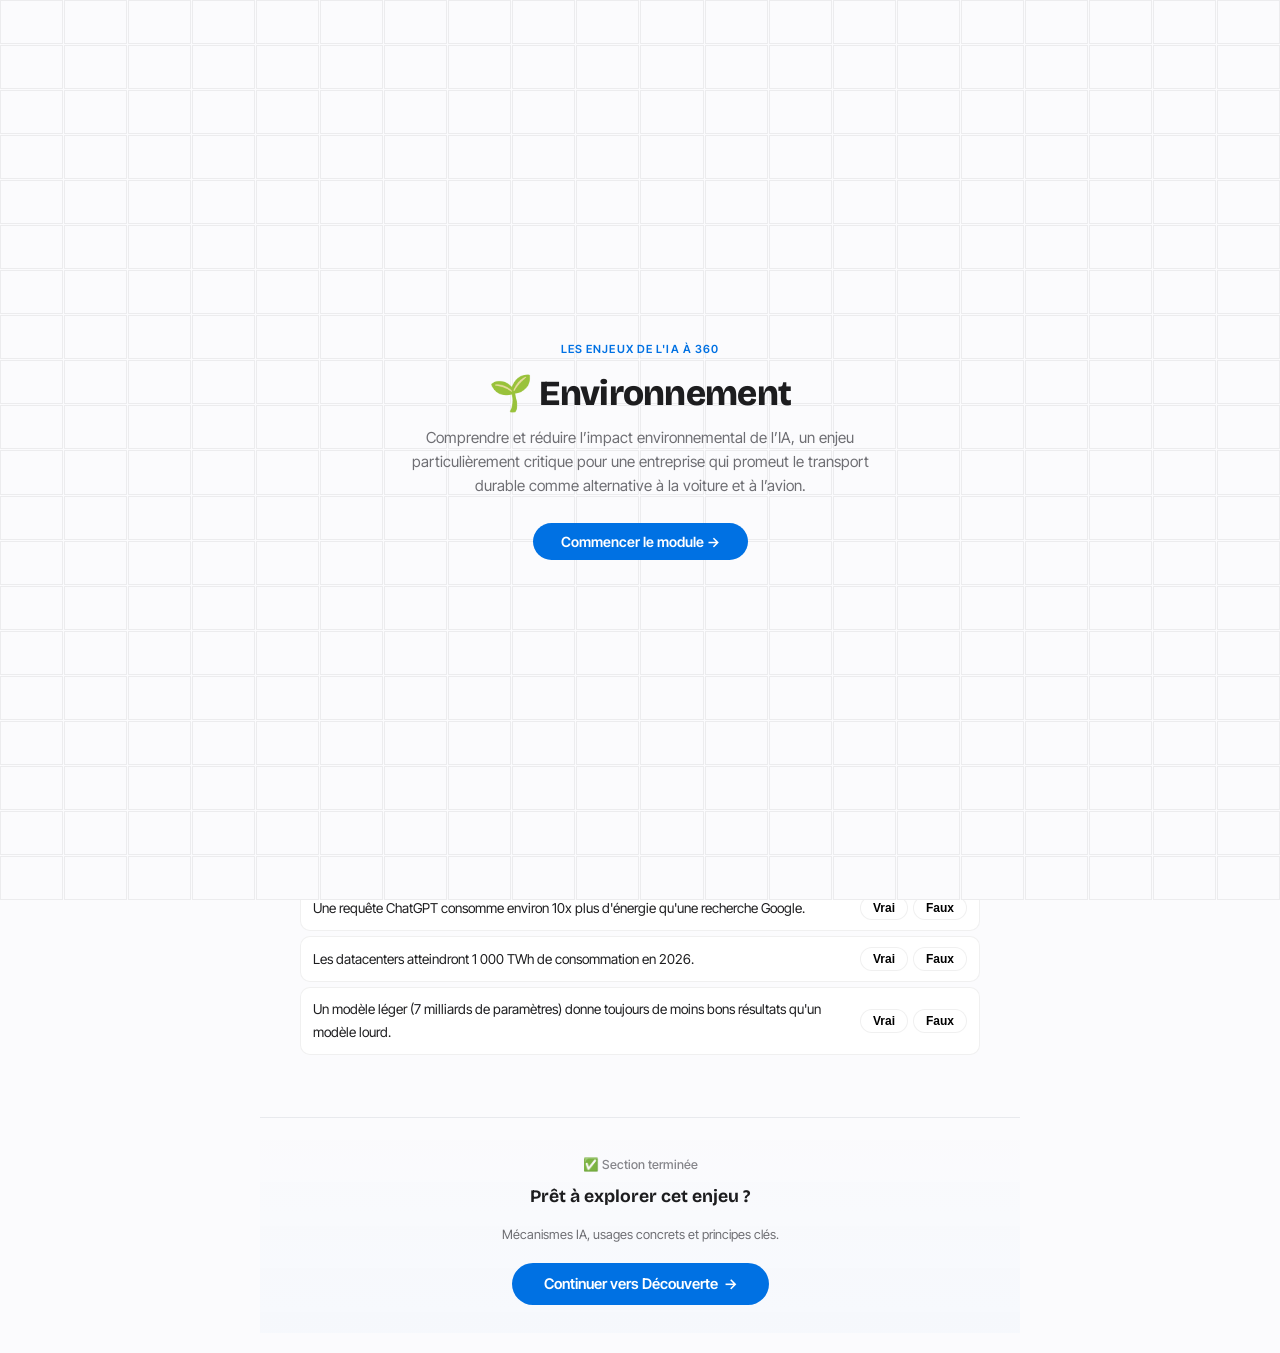
<file: src/out/environnement/index.html>
<!DOCTYPE html>
<html lang="fr"><head><meta charset="UTF-8"><meta name="viewport" content="width=device-width,initial-scale=1.0">
<title>Enjeu : Environnement</title>
<link rel="stylesheet" href="css/style.css">
<link href="https://fonts.googleapis.com/css2?family=Bricolage+Grotesque:wght@400;500;600;700;800&family=Inter+Tight:wght@300;400;500;600;700&display=swap" rel="stylesheet">
</head><body>
<div class="cover-page" id="coverPage">
  <div class="cover-grid" id="coverGrid"></div>
  <div class="cover-content">
    <div class="cover-subtitle">Les enjeux de l'IA à 360</div>
    <h1>&#127793; Environnement</h1>
    <p>Comprendre et réduire l’impact environnemental de l’IA, un enjeu particulièrement critique pour une entreprise qui promeut le transport durable comme alternative à la voiture et à l’avion.</p>
    <button class="cover-start-btn" id="coverStartBtn">Commencer le module &#8594;</button>
  </div>
</div>

<div class="course-layout">
<aside class="sidebar" role="navigation">
  <div class="sidebar-header"><h1>&#127793; Environnement</h1><div class="subtitle">Les enjeux de l’IA à 360</div></div>
  <div class="sidebar-progress"><div class="progress-bar-bg"><div class="progress-bar-fill"></div></div><div class="progress-text">0% terminé</div></div>
  <div class="sidebar-score">Score : <span id="sidebarScore">—</span></div>
  <nav class="sidebar-nav">
      <div class="nav-item active"><span class="nav-number">1</span><span class="nav-label">Accroche</span></div>
      <div class="nav-item"><span class="nav-number">2</span><span class="nav-label">Découverte</span></div>
      <div class="nav-item"><span class="nav-number">3</span><span class="nav-label">Risques</span></div>
      <div class="nav-item"><span class="nav-number">4</span><span class="nav-label">Mesures</span></div>
      <div class="nav-item"><span class="nav-number">5</span><span class="nav-label">Scénario</span></div>
      <div class="nav-item"><span class="nav-number">6</span><span class="nav-label">Quiz</span></div>
      <div class="nav-item"><span class="nav-number">7</span><span class="nav-label">Synthèse</span></div>
      <div class="nav-item"><span class="nav-number">8</span><span class="nav-label">Conclusion</span></div>
  </nav>
</aside>
<main class="main-content">
<div class="step-container active" id="step-0">

  <div class="step-hero" >
    <div class="step-number">Étape 1 sur 8</div>
    <h2>&#127793; Environnement</h2>
    <p class="hero-subtitle">Comprendre et réduire l’impact environnemental de l’IA, un enjeu particulièrement critique pour une entreprise qui promeut le transport durable comme alternative à la voiture et à l’avion.</p>
  </div>
<div class="content-section">
  <div class="animate-in"><div class="highlight-box warning"><strong>Le train est le mode de transport le moins polluant par passager-kilomètre. Mais l’IA générative consomme massivement : selon l’IEA (2025), les datacenters atteindront 1 000 TWh en 2026, l’équivalent de la consommation du Japon. Comment concilier engagement RSE et transformation numérique ?</strong></div></div>
  <div class="counter-row animate-in">
    <div class="counter-box"><span class="counter-num" data-target="1000" data-suffix="TWh">1000TWh</span><span class="counter-label">consommation datacenters 2026 (IEA)</span></div>
    <div class="counter-box"><span class="counter-num" data-target="10" data-suffix="x">10x</span><span class="counter-label">plus énergivore qu’une recherche Google</span></div>
    <div class="counter-box"><span class="counter-num" data-target="1400" data-suffix="Mt">1400Mt</span><span class="counter-label">CO2 économisables par l’IA d’ici 2035</span></div>
  </div>

  <div class="animate-in"><div class="highlight-box"><strong>Dans ce module, vous allez :</strong><ul>
    <li>Comprendre cet enjeu en profondeur avec des cas réels</li>
    <li>Identifier les risques avec des activités interactives</li>
    <li>Associer les bonnes mesures aux bons risques</li>
    <li>Vivre un scénario professionnel réaliste</li>
    <li>Tester vos connaissances avec un quiz chronométré</li>
    <li>Obtenir votre synthèse personnalisée</li>
  </ul></div></div>
  <div class="vf-container animate-in">
    <h4>Vrai ou Faux ?</h4>
    <div class="vf-item" data-correct="vrai">
      <span>Une requête ChatGPT consomme environ 10x plus d'énergie qu'une recherche Google.</span>
      <div class="vf-btns">
        <button class="vf-btn" role="button" tabindex="0" data-answer="vrai">Vrai</button>
        <button class="vf-btn" role="button" tabindex="0" data-answer="faux">Faux</button>
      </div>
      <div class="vf-feedback">Vrai. Selon l'IEA (2025), environ 10 Wh contre 0,3 Wh.</div>
    </div>
    <div class="vf-item" data-correct="vrai">
      <span>Les datacenters atteindront 1 000 TWh de consommation en 2026.</span>
      <div class="vf-btns">
        <button class="vf-btn" role="button" tabindex="0" data-answer="vrai">Vrai</button>
        <button class="vf-btn" role="button" tabindex="0" data-answer="faux">Faux</button>
      </div>
      <div class="vf-feedback">Vrai. C'est l'équivalent de la consommation électrique du Japon (IEA, 2025).</div>
    </div>
    <div class="vf-item" data-correct="faux">
      <span>Un modèle léger (7 milliards de paramètres) donne toujours de moins bons résultats qu'un modèle lourd.</span>
      <div class="vf-btns">
        <button class="vf-btn" role="button" tabindex="0" data-answer="vrai">Vrai</button>
        <button class="vf-btn" role="button" tabindex="0" data-answer="faux">Faux</button>
      </div>
      <div class="vf-feedback">Faux. Pour 80% des tâches courantes, un SLM est suffisant et consomme ~10x moins.</div>
    </div>
  </div>

</div></div>
<div class="step-container" id="step-1">

  <div class="step-hero" >
    <div class="step-number">Étape 2 sur 8</div>
    <h2>Découverte : Environnement</h2>
    <p class="hero-subtitle">Explorez cet enjeu de cet enjeu.</p>
  </div>
<div class="content-section">
  <div class="tabs-container animate-in">
    <div class="tabs-header">
      <button class="tab-btn active" role="tab" tabindex="0" data-tab="tab-mechanism">Comment ça marche</button>
      <button class="tab-btn" role="tab" tabindex="0" data-tab="tab-context">Définition et contexte</button>
      <button class="tab-btn" role="tab" tabindex="0" data-tab="tab-usages">Usages IA</button>
      <button class="tab-btn" role="tab" tabindex="0" data-tab="tab-principles">Principes clés</button>
    </div>
    <div class="tab-panel active" data-tab="tab-mechanism">
      <p><strong>Comment ça marche ?</strong> Chaque <em>token</em> généré par un LLM nécessite des calculs sur des GPU (processeurs graphiques). Un modèle de <strong>175 milliards de paramètres</strong> (comme GPT-3) consomme environ <strong>10 fois plus d’énergie</strong> qu’un modèle de 7 milliards (comme Mistral 7B) pour une réponse équivalente sur une tâche simple. C’est la différence entre un <strong>SLM</strong> (Small Language Model) et un <strong>LLM</strong>.</p><p>Il faut aussi distinguer trois phases : l’<strong>entraînement</strong> (très énergivore, fait une seule fois), le <strong>fine-tuning</strong> (adaptation du modèle, coût modéré) et l’<strong>inférence</strong> (chaque requête, coût unitaire faible mais multiplicatif à l’échelle).</p>
    </div>
    <div class="tab-panel" data-tab="tab-context">
      <h3>Définition et contexte</h3><p>Le <strong>paradoxe environnemental de l’IA</strong> est particulièrement aigu pour la SNCF. L’entreprise construit sa stratégie RSE sur le fait que le train émet 50 fois moins de CO2 que l’avion par passager-kilomètre. Mais l’IA générative qu’elle déploie consomme massivement : une requête ChatGPT consomme 10 fois plus d’énergie qu’une recherche Google classique. Comment promouvoir la sobriété carbone tout en multipliant les usages IA ?</p><p>Il faut distinguer trois phases de consommation énergétique. L’<strong>entraînement</strong> (training) est la phase la plus intensive : entraîner GPT-4 a consommé l’équivalent de plusieurs centaines de foyers pendant un an. Le <strong>fine-tuning</strong> (adaptation d’un modèle existant à un contexte spécifique, comme le vocabulaire ferroviaire) est bien moins coûteux que l’entraînement complet. L’<strong>inférence</strong> (chaque requête envoyée) semble légère individuellement, mais multipliée par des millions d’utilisateurs quotidiens, elle représente la majorité de la consommation énergétique totale de l’IA en production.</p><p>L’<strong>effet rebond</strong> (paradoxe de Jevons) est le piège principal. Si l’IA permet de rédiger un rapport en 5 minutes au lieu de 30, le collaborateur ne « gagne » pas 25 minutes : il génère 6 versions au lieu d’une. Le gain d’efficacité par unité est annulé par l’augmentation du volume d’utilisation. À l’échelle du Groupe SNCF, si chaque collaborateur effectue 10 requêtes IA par jour au lieu de 2, la consommation totale est multipliée par 5 malgré l’efficacité unitaire.</p><p>La question <strong>SLM vs LLM</strong> (Small Language Model vs Large Language Model) est un levier concret. Pour résumer un compte-rendu de réunion ou reformuler un e-mail, un modèle léger (SLM) suffit et consomme une fraction de l’énergie d’un GPT-4. Réserver les modèles lourds aux tâches complexes (analyse de corpus réglementaire, diagnostic de pannes multi-facteurs) et utiliser des modèles légers pour le quotidien est un acte de sobriété numérique à fort impact.</p><p>Le versant positif existe aussi. Selon l’<strong>IEA</strong>, l’IA pourrait permettre de réduire les émissions mondiales de <strong>1 400 Mt de CO2 d’ici 2035</strong>, notamment par l’optimisation énergétique des bâtiments, des réseaux de transport et de la logistique. À la SNCF, l’IA appliquée à l’éco-conduite, à l’optimisation des circulations et à la maintenance prédictive peut réduire la consommation d’énergie du réseau bien au-delà de ce que l’IA elle-même consomme.</p><p><strong>Attention à ne pas confondre</strong> : l’IA générative (qui crée du contenu : texte, images, code) et l’IA prédictive (qui analyse des données pour faire des prévisions : maintenance prédictive, prévision de trafic). Les deux ont un impact environnemental, mais l’IA générative est particulièrement énergivore car elle génère du contenu token par token.</p>
    </div>
    <div class="tab-panel" data-tab="tab-usages">
      <h4>Outils et usages concernés par l’impact environnemental</h4><ul><li><strong>Modèles légers (SLM)</strong> — Mistral 7B, Phi-3, Gemma : suffisants pour 80 % des usages courants (résumé, traduction, classification)</li><li><strong>Modèles lourds (LLM)</strong> — GPT-4, Claude Opus : nécessaires uniquement pour des tâches complexes (raisonnement multi-étapes, analyse longue)</li><li><strong>Outils de mesure d’impact</strong> — CodeCarbon, ML CO2 Impact : estiment la consommation énergétique des requêtes IA</li><li><strong>Optimisation des prompts</strong> — un prompt précis réduit le nombre d’itérations nécessaires</li></ul>
    </div>
    <div class="tab-panel" data-tab="tab-principles">
        <div class="highlight-box animate-in">
    <strong>Le paradoxe environnemental de l’IA</strong>
    <ul class="numbered-list">
      <li><span><strong>L’IA comme problème : une technologie énergivore</strong> — Les datacenters IA atteindront 1 000 TWh en 2026 (IEA). Une requête d’IA générative consomme 10x plus qu’une recherche Google. L’entraînement d’un modèle comme GPT-4 émet autant de CO2 que des centaines de vols transatlantiques. Pour une entreprise dont la raison d’être est le transport bas carbone, cette réalité ne peut être ignorée.</span></li>
      <li><span><strong>L’IA comme solution : un levier de décarbonation</strong> — L’IEA estime que l’IA pourrait permettre de réduire les émissions mondiales de 1 400 Mt de CO2 d’ici 2035, par l’optimisation énergétique et logistique. À la SNCF, l’IA appliquée à l’éco-conduite, à l’optimisation des circulations et à la maintenance prédictive peut économiser bien plus d’énergie qu’elle n’en consomme.</span></li>
      <li><span><strong>Sobriété numérique : les gestes concrets</strong> — Quatre pratiques à ancrer : (1) right-sizing : SLM pour les tâches simples, LLM pour les tâches complexes ; (2) prompting efficace : un prompt précis dès le départ plutôt que 10 itérations ; (3) règle des 3 générations : se fixer un maximum raisonnable par tâche ; (4) se poser la question : ai-je vraiment besoin de l’IA pour cette tâche ?</span></li>
      <li><span><strong>Mesurer pour agir : intégrer l’IA dans le bilan carbone</strong> — Ce qui ne se mesure pas ne se réduit pas. Intégrer la consommation IA dans le reporting RSE du Groupe, utiliser des outils de mesure (CodeCarbon, ML CO2 Impact), choisir des hébergeurs à énergie renouvelable, et fixer des objectifs de réduction alignés avec la trajectoire bas carbone de la SNCF. La sobriété numérique est le prolongement naturel de la sobriété énergétique du transport ferroviaire.</span></li>
    </ul>
  </div>

    </div>
  </div>
  <div class="divider"></div>
  <div class="animate-in slider-container"><h4>Auto-évaluation : votre niveau sur cet enjeu ?</h4>
    <input type="range" min="1" max="5" value="3">
    <div class="slider-labels"><span>1 Débutant</span><span>5 Expert</span></div>
    <div class="slider-value">3/5 Intermédiaire</div>
  </div>

</div></div>
<div class="step-container" id="step-2">

  <div class="step-hero" >
    <div class="step-number">Étape 3 sur 8</div>
    <h2>Les risques identifiés</h2>
    <p class="hero-subtitle">Quel est l’impact environnemental de l’utilisation de l’IA générative ?</p>
  </div>
<div class="content-section">
  <div class="animate-in"><h3>Explorez chaque risque</h3><p>Cliquez sur chaque risque pour découvrir l’explication complète.</p>
  <div class="accordion">
    <div class="accordion-item">
      <div class="accordion-header" role="button" tabindex="0"><span>Consommation énergétique massive des datacenters IA</span><span class="icon">+</span></div>
      <div class="accordion-body"><div class="accordion-body-inner"><p>Selon l’IEA, les datacenters atteindront 1 000 TWh en 2026, soit l’équivalent de la consommation du Japon. Chaque requête IA générative consomme environ 10 fois plus qu’une recherche Google classique. À l’échelle du Groupe SNCF, la multiplication des usages IA peut représenter une empreinte carbone significative, en contradiction avec la stratégie de transport bas carbone.</p></div></div>
    </div>
    <div class="accordion-item">
      <div class="accordion-header" role="button" tabindex="0"><span>Effet rebond : plus d’efficacité, plus de consommation</span><span class="icon">+</span></div>
      <div class="accordion-body"><div class="accordion-body-inner"><p>L’IA rend les tâches plus rapides, ce qui incite à en faire plus. Un collaborateur qui génère 15 versions d’un e-mail de 3 lignes avec GPT-4 consomme plus que s’il l’avait écrit lui-même. Le paradoxe de Jevons s’applique : le gain unitaire est annulé par l’explosion du volume d’utilisation. Sans régulation, la consommation totale augmente malgré l’efficacité par requête.</p></div></div>
    </div>
    <div class="accordion-item">
      <div class="accordion-header" role="button" tabindex="0"><span>Consommation d’eau pour le refroidissement des serveurs</span><span class="icon">+</span></div>
      <div class="accordion-body"><div class="accordion-body-inner"><p>Les datacenters IA nécessitent des systèmes de refroidissement massifs. L’entraînement de GPT-3 a consommé environ 700 000 litres d’eau. Dans un contexte de stress hydrique croissant en France (restrictions estivales récurrentes), la consommation d’eau des infrastructures IA est un angle mort rarement mesuré par les organisations utilisatrices.</p></div></div>
    </div>
    <div class="accordion-item">
      <div class="accordion-header" role="button" tabindex="0"><span>Contradiction avec les engagements RSE de la SNCF</span><span class="icon">+</span></div>
      <div class="accordion-body"><div class="accordion-body-inner"><p>La SNCF positionne le train comme le transport le plus écologique. Déployer massivement une technologie énergivore sans mesure d’impact crée un décalage entre le discours RSE et la pratique numérique. Ce risque réputationnel est amplifié par la sensibilité croissante du public et des régulateurs à l’empreinte environnementale du numérique.</p></div></div>
    </div>
  </div>
</div>
  <div class="divider"></div>
  <div class="dnd-container animate-in">
    <h4>Classez les éléments dans la bonne catégorie</h4>
    <p style="font-size:.85rem;color:var(--text-muted)">Glissez ou cliquez sur chaque élément dans la zone Risques ou Mesures.</p>
    <div class="dnd-sources">
      <div class="dnd-item" draggable="true" role="button" tabindex="0" data-id="19f1878dda42" data-zone="mesure">Limiter le nombre de générations par tâche</div>
      <div class="dnd-item" draggable="true" role="button" tabindex="0" data-id="0f94492a5ed6" data-zone="risque">Consommation énergétique massive des datacenters IA</div>
      <div class="dnd-item" draggable="true" role="button" tabindex="0" data-id="bb13ff65f540" data-zone="mesure">Mesurer l’empreinte environnementale des usages IA</div>
      <div class="dnd-item" draggable="true" role="button" tabindex="0" data-id="e3af453cde7f" data-zone="mesure">Utiliser le bon modèle pour la bonne tâche (right-sizing)</div>
      <div class="dnd-item" draggable="true" role="button" tabindex="0" data-id="c270f97309b2" data-zone="risque">Effet rebond : plus d’efficacité, plus de consommation</div>
      <div class="dnd-item" draggable="true" role="button" tabindex="0" data-id="b74e1f0380a5" data-zone="risque">Consommation d’eau pour le refroidissement des serveurs</div>
    </div>
    <div class="dnd-targets">
      <div class="dnd-zone" data-zone="risque"><h4>&#9888; Risques</h4></div>
      <div class="dnd-zone" data-zone="mesure"><h4>&#10003; Mesures</h4></div>
    </div>
    <button class="quiz-validate-btn dnd-check-btn">Vérifier</button>
    <div class="dnd-feedback"></div>
  </div>

</div></div>
<div class="step-container" id="step-3">

  <div class="step-hero" >
    <div class="step-number">Étape 4 sur 8</div>
    <h2>Les mesures à appliquer</h2>
    <p class="hero-subtitle">Associez chaque mesure au bon risque.</p>
  </div>
<div class="content-section">
  <div class="animate-in"><h3>Découvrez les mesures</h3><p>Retournez chaque carte pour comprendre comment les mettre en œuvre.</p>
  <div class="flip-cards-grid animate-in">
    <div class="flip-card" role="button" tabindex="0">
      <div class="flip-card-inner">
        <div class="flip-card-front" ><h4>Utiliser le bon modèle pour la bonne tâche (right-sizing)</h4><div class="flip-hint">Cliquez pour retourner</div></div>
        <div class="flip-card-back"><h4>Utiliser le bon modèle pour la bonne tâche (right-sizing)</h4><p>Réserver les modèles lourds (GPT-4, Claude Opus) aux tâches complexes : analyse réglementaire, diagnostic multi-facteurs, synthèse de corpus volumineux. Utiliser des modèles légers (SLM) pour les tâches courantes : reformulation d’e-mails, résumés de réunion, suggestions de rédaction. Un SLM consomme une fraction de l’énergie d’un LLM pour un résultat équivalent sur les tâches simples.</p></div>
      </div>
    </div>
    <div class="flip-card" role="button" tabindex="0">
      <div class="flip-card-inner">
        <div class="flip-card-front" ><h4>Limiter le nombre de générations par tâche</h4><div class="flip-hint">Cliquez pour retourner</div></div>
        <div class="flip-card-back"><h4>Limiter le nombre de générations par tâche</h4><p>Instaurer une discipline d’usage : formuler un prompt précis plutôt que de multiplier les itérations, accepter un résultat « suffisamment bon » plutôt que de viser la perfection par 15 régénérations successives. Sensibiliser les collaborateurs au coût environnemental de chaque génération. L’objectif n’est pas d’interdire mais de rendre le coût visible pour encourager la sobriété.</p></div>
      </div>
    </div>
    <div class="flip-card" role="button" tabindex="0">
      <div class="flip-card-inner">
        <div class="flip-card-front" ><h4>Mesurer l’empreinte environnementale des usages IA</h4><div class="flip-hint">Cliquez pour retourner</div></div>
        <div class="flip-card-back"><h4>Mesurer l’empreinte environnementale des usages IA</h4><p>Intégrer le suivi de la consommation énergétique et de l’empreinte carbone dans le tableau de bord des projets IA. Outils disponibles : CodeCarbon, ML CO2 Impact, Green Algorithms. Publier un bilan carbone IA dans le rapport RSE du Groupe pour aligner transparence environnementale et stratégie bas carbone.</p></div>
      </div>
    </div>
    <div class="flip-card" role="button" tabindex="0">
      <div class="flip-card-inner">
        <div class="flip-card-front" ><h4>Choisir un hébergement à faible empreinte carbone</h4><div class="flip-hint">Cliquez pour retourner</div></div>
        <div class="flip-card-back"><h4>Choisir un hébergement à faible empreinte carbone</h4><p>Privilégier les datacenters alimentés en énergie renouvelable et situés dans des zones à mix électrique bas carbone. Favoriser les fournisseurs cloud engagés dans des PPA (Power Purchase Agreements) renouvelables. Intégrer le critère environnemental dans les appels d’offres pour les services d’IA, au même titre que le prix et la performance.</p></div>
      </div>
    </div>
  </div>
</div>
  <div class="divider"></div>
  <div class="matching-container animate-in">
    <h4>Reliez chaque risque à la mesure correspondante</h4>
    <p style="font-size:.85rem;color:var(--text-muted)">Cliquez sur un élément à gauche, puis sur sa correspondance à droite.</p>
    <div class="matching-grid">
      <div class="match-col match-left">
        <div class="match-item" role="button" tabindex="0" data-match="0">Consommation énergétique des datacenters</div>
        <div class="match-item" role="button" tabindex="0" data-match="1">Effet rebond des usages IA</div>
        <div class="match-item" role="button" tabindex="0" data-match="2">Absence de mesure d’impact</div>
        <div class="match-item" role="button" tabindex="0" data-match="3">Utilisation de GPT-4 pour des tâches simples</div>
      </div>
      <div class="match-lines">
        <div class="match-line"></div>
        <div class="match-line"></div>
        <div class="match-line"></div>
        <div class="match-line"></div>
      </div>
      <div class="match-col match-right">
        <div class="match-item" role="button" tabindex="0" data-match="2">Mesurer l’empreinte environnementale des usages IA</div>
        <div class="match-item" role="button" tabindex="0" data-match="1">Limiter le nombre de générations par tâche</div>
        <div class="match-item" role="button" tabindex="0" data-match="3">Utiliser le bon modèle pour la bonne tâche</div>
        <div class="match-item" role="button" tabindex="0" data-match="0">Choisir un hébergement à faible empreinte carbone</div>
      </div>
    </div>
    <div class="dnd-feedback"></div>
  </div>


</div></div>
<div class="step-container" id="step-4">

  <div class="step-hero" >
    <div class="step-number">Étape 5 sur 8</div>
    <h2>Scénario professionnel</h2>
    <p class="hero-subtitle">Mettez vos connaissances en pratique.</p>
  </div>
<div class="content-section">
  <div class="animate-in"><h3>Mise en situation</h3><p>Faites un choix. Vos décisions impactent votre score.</p></div>
  <div class="scenario-container animate-in">
    <div class="scenario-node" style="display:block">
      <div class="scenario-card">
        <div class="scenario-context">Un collègue de votre service utilise Groupe SNCF GPT (basé sur GPT-4) pour rédiger un e-mail de 3 lignes confirmant une réunion. Insatisfait du ton, il relance 15 fois la génération pour obtenir la formulation parfaite. Vous êtes dans une entreprise qui promeut l’éco-responsabilité et dont la stratégie RSE repose sur le transport bas carbone. En réunion d’équipe, il partage fièrement sa méthode : « Avec l’IA, je peux tester 15 versions et garder la meilleure, c’est ça l’efficacité. »</div>
        <h4>Comment réagissez-vous ?</h4>
        <div class="scenario-choices">
          <div class="scenario-choice" role="button" tabindex="0" data-points="0" data-feedback="L’outil est là pour être utilisé intelligemment, pas sans limite. 15 générations GPT-4 pour un e-mail de 3 lignes consomment autant que 150 recherches Google. Multiplié par tous les collaborateurs du Groupe, l’effet rebond crée une empreinte carbone significative. Dans une entreprise qui promeut le transport durable, la sobriété numérique n’est pas une option mais une cohérence." data-next="">C’est son droit, l’outil est là pour être utilisé</div>
          <div class="scenario-choice" role="button" tabindex="0" data-points="2" data-feedback="Parfait. Vous sensibilisez sans culpabiliser et proposez des alternatives concrètes. Un prompt bien formulé réduit le nombre d’itérations, un SLM suffit pour reformuler un e-mail, et la règle des 3 générations maximum cadre l’usage sans l’interdire. C’est la sobriété numérique appliquée : utiliser l’IA quand elle apporte de la valeur, avec le bon modèle et le bon nombre de requêtes." data-next="">Expliquer le coût environnemental de chaque génération et proposer des pratiques sobres : prompt précis dès le départ, modèle léger pour les tâches simples, règle des 3 générations maximum</div>
          <div class="scenario-choice" role="button" tabindex="0" data-points="0" data-feedback="Trop radical. L’interdiction génère de la frustration, du contournement (utilisation d’outils externes non sécurisés) et envoie le message que l’IA est un problème plutôt qu’un outil. La bonne approche est d’éduquer à la sobriété d’usage : bon modèle, bon nombre de requêtes, bon moment. C’est la même logique que la sobriété énergétique : on ne coupe pas le chauffage, on le règle intelligemment." data-next="">Interdire l’utilisation de GPT-4 et limiter l’accès à l’outil</div>
        </div>
        <div class="scenario-result" style="display:none"></div>
      </div>
    </div>
  </div>

  <div class="divider"></div>

</div></div>
<div class="step-container" id="step-5">

  <div class="step-hero" >
    <div class="step-number">Étape 6 sur 8</div>
    <h2>Quiz chronométré</h2>
    <p class="hero-subtitle">30 secondes par question.</p>
  </div>
<div class="content-section">
  <div class="quiz-container">
    <div class="quiz-score-bar animate-in"><span class="score-label">Score</span><div class="score-track"><div class="score-fill" style="width:0%"></div></div><span class="score-value" id="quizScoreVal">0%</span></div>
    <div class="quiz-question animate-in">
      <div class="quiz-timer"><span>&#9201;</span><div class="quiz-timer-bar"><div class="quiz-timer-fill"></div></div></div>
      <div class="question-number">Question 1 / 3</div>
      <h4>Selon l’IEA (2025), quelle sera la consommation des datacenters en 2026 ?</h4>
      <div class="quiz-options">
        <div class="quiz-option" role="button" tabindex="0" data-correct="false"><span class="option-letter">A</span><span>100 TWh, soit l’équivalent du Portugal</span></div>
        <div class="quiz-option" role="button" tabindex="0" data-correct="false"><span class="option-letter">B</span><span>500 TWh, soit l’équivalent de la France</span></div>
        <div class="quiz-option" role="button" tabindex="0" data-correct="true"><span class="option-letter">C</span><span>1 000 TWh, soit l’équivalent du Japon</span></div>
        <div class="quiz-option" role="button" tabindex="0" data-correct="false"><span class="option-letter">D</span><span>2 000 TWh, soit l’équivalent des États-Unis</span></div>
      </div>
      <button class="quiz-validate-btn" disabled>Valider</button>
      <div class="quiz-feedback" data-correct-text="Exact. L’IEA prévoit 1 000 TWh pour les datacenters en 2026, soit l’équivalent de la consommation électrique annuelle du Japon. Cette croissance est largement tirée par l’IA générative. Pour une entreprise engagée dans le transport bas carbone, cette donnée impose une réflexion sur la sobriété des usages numériques." data-incorrect-text="L’IEA prévoit 1 000 TWh en 2026, soit l’équivalent de la consommation du Japon. Cette projection a doublé en deux ans sous l’effet de l’explosion des usages d’IA générative."></div>
    </div>
    <div class="quiz-question animate-in">
      <div class="quiz-timer"><span>&#9201;</span><div class="quiz-timer-bar"><div class="quiz-timer-fill"></div></div></div>
      <div class="question-number">Question 2 / 3</div>
      <h4>L’effet rebond (paradoxe de Jevons) appliqué à l’IA signifie que :</h4>
      <div class="quiz-options">
        <div class="quiz-option" role="button" tabindex="0" data-correct="false"><span class="option-letter">A</span><span>L’IA devient moins performante avec le temps</span></div>
        <div class="quiz-option" role="button" tabindex="0" data-correct="true"><span class="option-letter">B</span><span>Les gains d’efficacité sont annulés par l’augmentation du volume d’utilisation</span></div>
        <div class="quiz-option" role="button" tabindex="0" data-correct="false"><span class="option-letter">C</span><span>Les utilisateurs se lassent de l’IA après quelques mois</span></div>
        <div class="quiz-option" role="button" tabindex="0" data-correct="false"><span class="option-letter">D</span><span>L’IA consomme moins d’énergie à chaque nouvelle version</span></div>
      </div>
      <button class="quiz-validate-btn" disabled>Valider</button>
      <div class="quiz-feedback" data-correct-text="Exact. L’effet rebond est le piège environnemental majeur de l’IA. Si l’IA réduit le temps de rédaction de 30 à 5 minutes, le collaborateur ne gagne pas 25 minutes : il génère 6 versions au lieu d’une. Le gain d’efficacité unitaire est annulé par l’explosion du volume. Sans discipline d’usage, la consommation totale augmente." data-incorrect-text="L’effet rebond signifie que les gains d’efficacité sont annulés par l’augmentation du volume. Quand l’IA rend une tâche 6 fois plus rapide, on la fait 6 fois plus souvent. La consommation totale ne baisse pas, elle augmente."></div>
    </div>
    <div class="quiz-question animate-in">
      <div class="quiz-timer"><span>&#9201;</span><div class="quiz-timer-bar"><div class="quiz-timer-fill"></div></div></div>
      <div class="question-number">Question 3 / 3</div>
      <h4>Pour résumer un compte-rendu de réunion, quelle approche est la plus sobre sur le plan environnemental ?</h4>
      <div class="quiz-options">
        <div class="quiz-option" role="button" tabindex="0" data-correct="false"><span class="option-letter">A</span><span>Utiliser GPT-4 pour garantir la meilleure qualité possible</span></div>
        <div class="quiz-option" role="button" tabindex="0" data-correct="true"><span class="option-letter">B</span><span>Utiliser un SLM (Small Language Model) adapté à cette tâche simple</span></div>
        <div class="quiz-option" role="button" tabindex="0" data-correct="false"><span class="option-letter">C</span><span>Faire 10 générations et garder la meilleure</span></div>
        <div class="quiz-option" role="button" tabindex="0" data-correct="false"><span class="option-letter">D</span><span>Utiliser deux modèles en parallèle et comparer les résultats</span></div>
      </div>
      <button class="quiz-validate-btn" disabled>Valider</button>
      <div class="quiz-feedback" data-correct-text="Exact. Un SLM consomme une fraction de l’énergie d’un LLM comme GPT-4 et produit un résultat équivalent pour les tâches courantes : résumé, reformulation, classification. C’est le principe du right-sizing : utiliser le bon modèle pour la bonne tâche, comme on choisit un TER plutôt qu’un TGV pour 30 km." data-incorrect-text="Un SLM (Small Language Model) suffit amplement pour résumer un compte-rendu et consomme une fraction de l’énergie d’un GPT-4. C’est le principe du right-sizing : adapter la puissance du modèle à la complexité de la tâche."></div>
    </div>
    <div class="quiz-retry-msg" style="display:none"><p>Score insuffisant.</p><button class="quiz-retry-btn quiz-validate-btn">Revoir les risques</button></div>
  </div>

</div></div>
<div class="step-container" id="step-6">

  <div class="step-hero" >
    <div class="step-number">Étape 7 sur 8</div>
    <h2>Votre synthèse personnalisée</h2>
    <p class="hero-subtitle">Basée sur vos réponses.</p>
  </div>
<div class="content-section">
  <div class="animate-in"><div class="progress-circle-wrap"><div class="progress-circle">
    <div class="top-line" style="top:142px"></div>
    <div class="bottom-line"></div>
    <svg width="160" height="160" viewBox="0 0 160 160">
      <circle class="bg" cx="80" cy="80" r="70"/>
      <circle class="fg-fill" cx="80" cy="140" r="0"/>
      <circle class="fg-stroke" cx="80" cy="80" r="70" stroke-dasharray="439.82" stroke-dashoffset="439.82"/>
    </svg>
    <div class="circle-text">—</div>
  </div></div></div>
  <div class="animate-in"><div class="two-columns">
    <div class="column-card"><h4 style="color:var(--danger)">Risques clés</h4><ul><li>Consommation énergétique massive des datacenters IA</li><li>Effet rebond : plus d’efficacité, plus de consommation</li><li>Consommation d’eau pour le refroidissement des serveurs</li><li>Contradiction avec les engagements RSE de la SNCF</li></ul></div>
    <div class="column-card"><h4 style="color:var(--success)">Mesures essentielles</h4><ul><li>Utiliser le bon modèle pour la bonne tâche (right-sizing)</li><li>Limiter le nombre de générations par tâche</li><li>Mesurer l’empreinte environnementale des usages IA</li><li>Choisir un hébergement à faible empreinte carbone</li></ul></div>
  </div></div>
  <div class="animate-in"><h3>Questions à se poser dans un projet IA</h3><div class="highlight-box"><ul class="numbered-list"><li><span>Le modèle choisi est-il dimensionné pour la tâche (SLM vs LLM) ?</span></li><li><span>L’impact énergétique du projet est-il mesuré et intégré au bilan carbone ?</span></li><li><span>Des alternatives plus légères ont-elles été évaluées avant de déployer un modèle lourd ?</span></li><li><span>Les utilisateurs sont-ils sensibilisés à la sobriété numérique (limiter les générations, affiner les prompts) ?</span></li><li><span>Le choix d’hébergement privilégie-t-il les fournisseurs utilisant des énergies renouvelables ?</span></li></ul></div></div>
    <div class="checklist-container animate-in">
    <h4>Vos engagements</h4><p style="font-size:.85rem;color:var(--text-muted)">Cochez les bonnes pratiques que vous vous engagez à appliquer.</p>
    <div class="checklist-item" role="button" tabindex="0"><span class="checklist-check">&#10003;</span><span>Je choisirai le modèle le plus léger adapté à ma tâche (SLM avant LLM)</span></div>
    <div class="checklist-item" role="button" tabindex="0"><span class="checklist-check">&#10003;</span><span>Je limiterai le nombre de générations en améliorant mes prompts</span></div>
    <div class="checklist-item" role="button" tabindex="0"><span class="checklist-check">&#10003;</span><span>Je me renseignerai sur l'empreinte carbone de mes outils IA</span></div>
    <div class="checklist-item" role="button" tabindex="0"><span class="checklist-check">&#10003;</span><span>Je sensibiliserai mes collègues à la sobriété numérique</span></div>
    <div class="checklist-progress">0/4 engagements pris</div>
  </div>

  <div class="animate-in"><h3>Points à revoir</h3><ul class="weak-areas-list"></ul></div>
</div></div>
<div class="step-container" id="step-7">

  <div class="step-hero" >
    <div class="step-number">Étape 8 sur 8</div>
    <h2>Félicitations !</h2>
    <p class="hero-subtitle">Module Environnement terminé.</p>
  </div>
<div class="step-celebration"><div class="celebration-grid" id="celebGrid"></div><div class="celebration-content"><div class="badge-icon">&#127793;</div><h2>Félicitations !</h2><p>Vous avez terminé le module <strong>Environnement</strong></p><p class="celebration-sub">Appliquez ces bonnes pratiques au quotidien.</p><div class="badge-message"></div></div></div></div>
<div class="step-navigation"><div class="nav-progress"><div class="progress-bar-bg"><div class="progress-bar-fill"></div></div></div>
  <div class="nav-row"><button class="nav-btn" id="prevBtn" disabled>&#8592; Précédent</button>
  <div class="breadcrumb" id="breadcrumb"><span class="breadcrumb-item"><span class="breadcrumb-link active" data-step="0"><span class="step-num">1</span>Accroche</span></span><span class="breadcrumb-chevron">&#8250;</span><span class="breadcrumb-item"><span class="breadcrumb-link" data-step="1"><span class="step-num">2</span>Découverte</span></span><span class="breadcrumb-chevron">&#8250;</span><span class="breadcrumb-item"><span class="breadcrumb-link" data-step="2"><span class="step-num">3</span>Risques</span></span><span class="breadcrumb-chevron">&#8250;</span><span class="breadcrumb-item"><span class="breadcrumb-link" data-step="3"><span class="step-num">4</span>Mesures</span></span><span class="breadcrumb-chevron">&#8250;</span><span class="breadcrumb-item"><span class="breadcrumb-link" data-step="4"><span class="step-num">5</span>Scénario</span></span><span class="breadcrumb-chevron">&#8250;</span><span class="breadcrumb-item"><span class="breadcrumb-link" data-step="5"><span class="step-num">6</span>Quiz</span></span><span class="breadcrumb-chevron">&#8250;</span><span class="breadcrumb-item"><span class="breadcrumb-link" data-step="6"><span class="step-num">7</span>Synthèse</span></span><span class="breadcrumb-chevron">&#8250;</span><span class="breadcrumb-item"><span class="breadcrumb-link" data-step="7"><span class="step-num">8</span>Conclusion</span></span></div>
  <button class="nav-btn primary" id="nextBtn">Suivant &#8594;</button></div>
</div></main></div>
</div>

</div>

<div class="scroll-hint" id="scrollHint"><span>Scrollez</span><div class="scroll-arrow"></div></div>
<script src="js/scorm.js"></script><script src="js/app.js"></script>
</body></html>
</file>
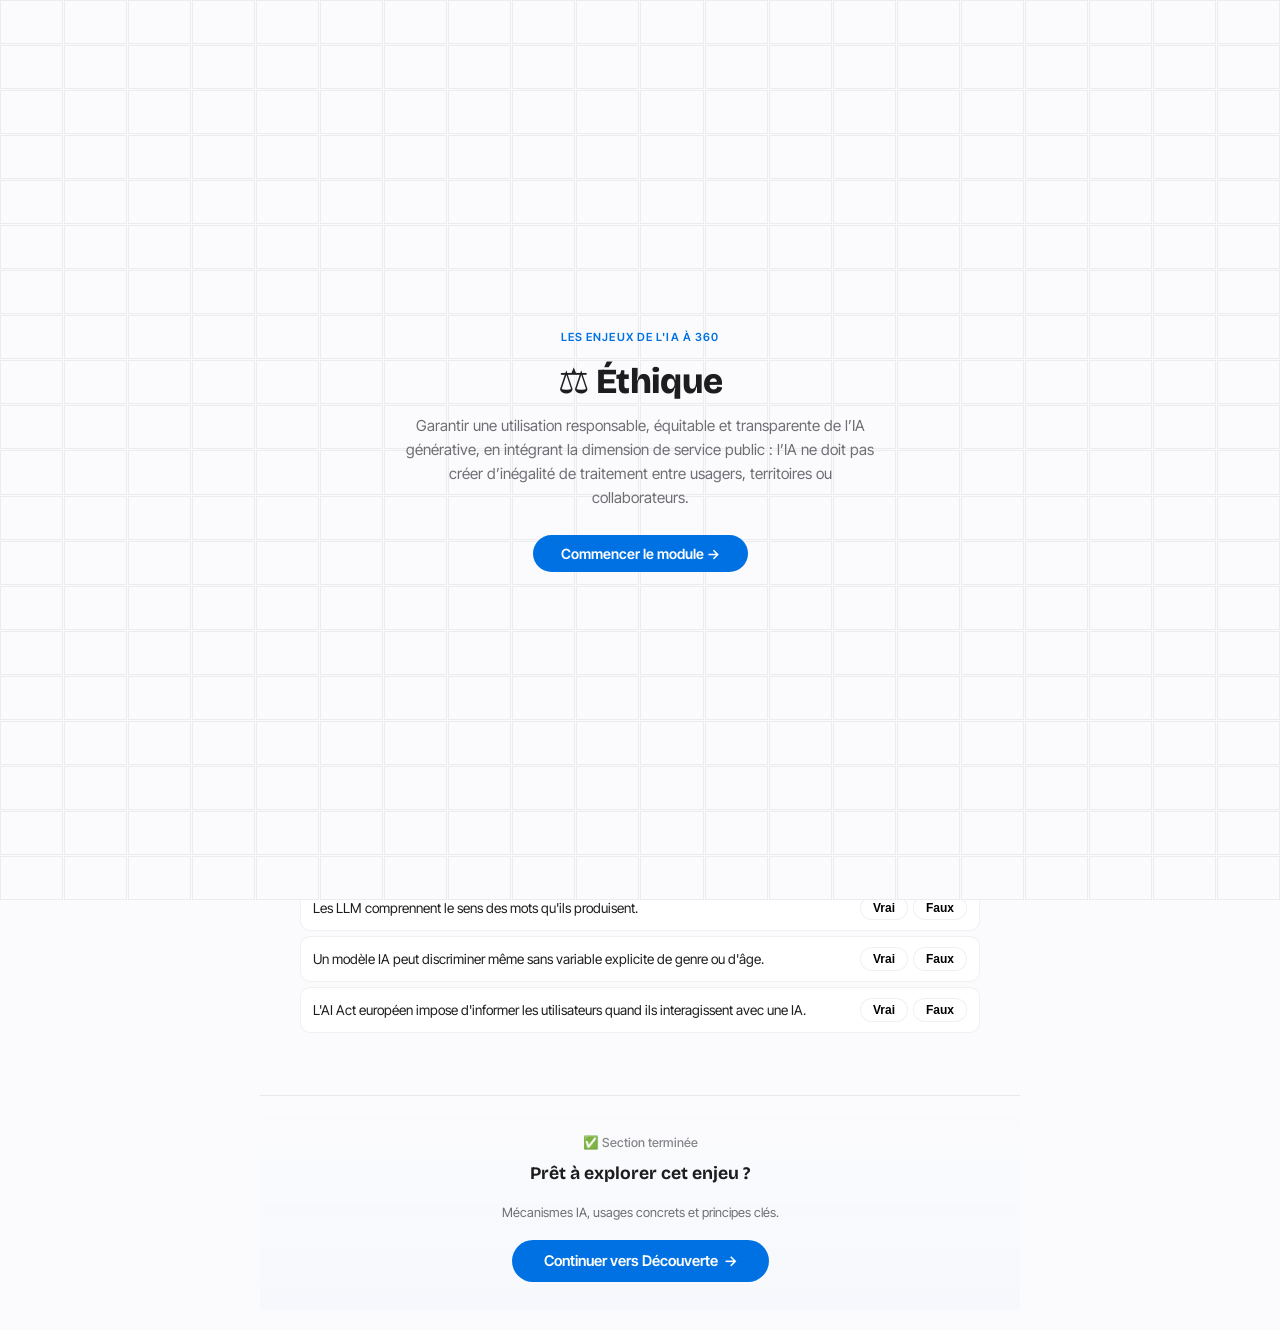
<file: src/out/ethique/index.html>
<!DOCTYPE html>
<html lang="fr"><head><meta charset="UTF-8"><meta name="viewport" content="width=device-width,initial-scale=1.0">
<title>Enjeu : Éthique</title>
<link rel="stylesheet" href="css/style.css">
<link href="https://fonts.googleapis.com/css2?family=Bricolage+Grotesque:wght@400;500;600;700;800&family=Inter+Tight:wght@300;400;500;600;700&display=swap" rel="stylesheet">
</head><body>
<div class="cover-page" id="coverPage">
  <div class="cover-grid" id="coverGrid"></div>
  <div class="cover-content">
    <div class="cover-subtitle">Les enjeux de l'IA à 360</div>
    <h1>&#9878; Éthique</h1>
    <p>Garantir une utilisation responsable, équitable et transparente de l’IA générative, en intégrant la dimension de service public : l’IA ne doit pas créer d’inégalité de traitement entre usagers, territoires ou collaborateurs.</p>
    <button class="cover-start-btn" id="coverStartBtn">Commencer le module &#8594;</button>
  </div>
</div>

<div class="course-layout">
<aside class="sidebar" role="navigation">
  <div class="sidebar-header"><h1>&#9878; Éthique</h1><div class="subtitle">Les enjeux de l’IA à 360</div></div>
  <div class="sidebar-progress"><div class="progress-bar-bg"><div class="progress-bar-fill"></div></div><div class="progress-text">0% terminé</div></div>
  <div class="sidebar-score">Score : <span id="sidebarScore">—</span></div>
  <nav class="sidebar-nav">
      <div class="nav-item active"><span class="nav-number">1</span><span class="nav-label">Accroche</span></div>
      <div class="nav-item"><span class="nav-number">2</span><span class="nav-label">Découverte</span></div>
      <div class="nav-item"><span class="nav-number">3</span><span class="nav-label">Risques</span></div>
      <div class="nav-item"><span class="nav-number">4</span><span class="nav-label">Mesures</span></div>
      <div class="nav-item"><span class="nav-number">5</span><span class="nav-label">Scénario</span></div>
      <div class="nav-item"><span class="nav-number">6</span><span class="nav-label">Quiz</span></div>
      <div class="nav-item"><span class="nav-number">7</span><span class="nav-label">Synthèse</span></div>
      <div class="nav-item"><span class="nav-number">8</span><span class="nav-label">Conclusion</span></div>
  </nav>
</aside>
<main class="main-content">
<div class="step-container active" id="step-0">

  <div class="step-hero" >
    <div class="step-number">Étape 1 sur 8</div>
    <h2>&#9878; Éthique</h2>
    <p class="hero-subtitle">Garantir une utilisation responsable, équitable et transparente de l’IA générative, en intégrant la dimension de service public : l’IA ne doit pas créer d’inégalité de traitement entre usagers, territoires ou collaborateurs.</p>
  </div>
<div class="content-section">
  <div class="animate-in"><div class="highlight-box warning"><strong>En mai 2025, un juge californien a certifié une action collective contre un éditeur de logiciel RH pour discrimination algorithmique, statuant que « distinguer un décideur logiciel d’un décideur humain viderait les lois anti-discrimination ». Dans une entreprise de service public, cette vigilance est encore plus critique.</strong></div></div>
  <div class="counter-row animate-in">
    <div class="counter-box"><span class="counter-num" data-target="5" data-suffix="">5</span><span class="counter-label">principes éthiques de l’École Numérique</span></div>
    <div class="counter-box"><span class="counter-num" data-target="65" data-suffix="%">65%</span><span class="counter-label">d’incidents IA haute sévérité = malveillants (MIT 2025)</span></div>
    <div class="counter-box"><span class="counter-num" data-target="7" data-suffix="">7</span><span class="counter-label">exigences du cadre européen IA de confiance</span></div>
  </div>

  <div class="animate-in"><div class="highlight-box"><strong>Dans ce module, vous allez :</strong><ul>
    <li>Comprendre cet enjeu en profondeur avec des cas réels</li>
    <li>Identifier les risques avec des activités interactives</li>
    <li>Associer les bonnes mesures aux bons risques</li>
    <li>Vivre un scénario professionnel réaliste</li>
    <li>Tester vos connaissances avec un quiz chronométré</li>
    <li>Obtenir votre synthèse personnalisée</li>
  </ul></div></div>
  <div class="vf-container animate-in">
    <h4>Vrai ou Faux ?</h4>
    <div class="vf-item" data-correct="faux">
      <span>Les LLM comprennent le sens des mots qu'ils produisent.</span>
      <div class="vf-btns">
        <button class="vf-btn" role="button" tabindex="0" data-answer="vrai">Vrai</button>
        <button class="vf-btn" role="button" tabindex="0" data-answer="faux">Faux</button>
      </div>
      <div class="vf-feedback">Faux. Les LLM prédisent des tokens probables sans aucune compréhension sémantique.</div>
    </div>
    <div class="vf-item" data-correct="vrai">
      <span>Un modèle IA peut discriminer même sans variable explicite de genre ou d'âge.</span>
      <div class="vf-btns">
        <button class="vf-btn" role="button" tabindex="0" data-answer="vrai">Vrai</button>
        <button class="vf-btn" role="button" tabindex="0" data-answer="faux">Faux</button>
      </div>
      <div class="vf-feedback">Vrai. C'est le biais de proxy : l'IA infère ces caractéristiques via d'autres variables corrélées.</div>
    </div>
    <div class="vf-item" data-correct="vrai">
      <span>L'AI Act européen impose d'informer les utilisateurs quand ils interagissent avec une IA.</span>
      <div class="vf-btns">
        <button class="vf-btn" role="button" tabindex="0" data-answer="vrai">Vrai</button>
        <button class="vf-btn" role="button" tabindex="0" data-answer="faux">Faux</button>
      </div>
      <div class="vf-feedback">Vrai. L'article 50 du règlement 2024/1689 impose cette transparence depuis février 2025.</div>
    </div>
  </div>

</div></div>
<div class="step-container" id="step-1">

  <div class="step-hero" >
    <div class="step-number">Étape 2 sur 8</div>
    <h2>Découverte : Éthique</h2>
    <p class="hero-subtitle">Explorez cet enjeu de cet enjeu.</p>
  </div>
<div class="content-section">
  <div class="tabs-container animate-in">
    <div class="tabs-header">
      <button class="tab-btn active" role="tab" tabindex="0" data-tab="tab-mechanism">Comment ça marche</button>
      <button class="tab-btn" role="tab" tabindex="0" data-tab="tab-context">Définition et contexte</button>
      <button class="tab-btn" role="tab" tabindex="0" data-tab="tab-usages">Usages IA</button>
      <button class="tab-btn" role="tab" tabindex="0" data-tab="tab-principles">Principes clés</button>
    </div>
    <div class="tab-panel active" data-tab="tab-mechanism">
      <p><strong>Comment ça marche ?</strong> Les LLM (Large Language Models) apprennent des <em>patterns statistiques</em> dans d’immenses corpus de texte. Ils ne « comprennent » pas le sens : ils prédisent le mot suivant le plus probable. Si les données d’entraînement contiennent des biais historiques (surreprésentation d’un genre, d’une origine, d’un âge), le modèle les <strong>reproduit et les amplifie</strong> mathématiquement. Ce n’est pas intentionnel : c’est un reflet statistique des inégalités présentes dans les données.</p><p>De même, quand un LLM génère du contenu faux avec assurance (hallucination), c’est parce qu’il optimise la <em>plausibilité linguistique</em>, pas la <em>vérité factuelle</em>. Il n’a aucune notion de « vrai » ou « faux ».</p>
    </div>
    <div class="tab-panel" data-tab="tab-context">
      <h3>Définition et contexte</h3><p>En tant qu’entreprise de <strong>service public</strong>, le Groupe SNCF porte une obligation d’égalité de traitement envers l’ensemble des usagers et des citoyens. L’IA ne doit jamais créer de rupture d’égalité entre voyageurs, entre territoires desservis ou entre collaborateurs. Un algorithme qui défavorise certaines lignes régionales au profit de lignes à grande vitesse, ou qui traite différemment les réclamations selon le profil du voyageur, viole ce principe fondamental.</p><p>L’École Numérique du Groupe SNCF a défini <strong>5 principes éthiques</strong> pour encadrer l’usage de l’IA :</p><ol><li><strong>Transparence et authenticité du contenu</strong> : toujours signaler qu’un contenu a été généré ou assisté par IA. Ne jamais faire passer une production IA pour un travail humain.</li><li><strong>Autonomie dans la prise de décision assistée par IA</strong> : l’IA propose, l’humain décide. Aucune décision impactant un voyageur, un collaborateur ou la sécurité ne doit être déléguée entièrement à une machine.</li><li><strong>Protection des données et respect de la confidentialité</strong> : utiliser Groupe SNCF GPT pour toute donnée interne ; ne jamais saisir de données personnelles, commerciales ou de sécurité dans un outil externe.</li><li><strong>Biais, hallucinations, deepfake… Demeurer conscient des limites</strong> : connaître les failles de l’IA pour mieux s’en protéger. Vérifier systématiquement les sorties avant diffusion.</li><li><strong>Limiter l’utilisation aux situations de nécessité</strong> : l’IA est un outil, pas un réflexe. L’utiliser quand elle apporte une vraie valeur ajoutée, pas par défaut.</li></ol><p>Le <strong>biais par proxy</strong> est particulièrement insidieux : même sans variable explicite d’âge, de genre ou d’origine, l’IA peut inférer ces caractéristiques à partir de variables corrélées. La date d’obtention du diplôme révèle l’âge, le code postal peut indiquer l’origine, le prénom le genre. Dans un contexte de recrutement ou de mobilité interne à la SNCF, ces biais peuvent défavoriser les profils seniors ou les reconversions, en contradiction avec la culture d’ancienneté et de promotion interne du Groupe.</p><p>Les <strong>hallucinations</strong> représentent un risque spécifique au transport : l’IA génère des informations fausses avec un degré de confiance élevé. Un chatbot qui invente un horaire de correspondance, cite une politique d’indemnisation inexistante ou génère une procédure de sécurité erronée peut avoir des conséquences graves : voyageur bloqué, litige commercial, voire risque pour la sécurité ferroviaire.</p><p><strong>Lien avec les 3 règles de sécurité</strong> : les règles 1 et 2 (protéger les données personnelles et confidentielles) sont la déclinaison opérationnelle du principe n°3 (« Protection des données »). La règle 3 (« Contrôler tous les contenus ») découle des principes n°1 (transparence) et n°4 (conscience des limites).</p>
    </div>
    <div class="tab-panel" data-tab="tab-usages">
      <h4>Usages IA concernés par l’enjeu éthique</h4><ul><li><strong>Outils de recrutement IA</strong> (tri de CV, entretiens vidéo automatisés, scoring de candidatures) — risque de discrimination par proxy</li><li><strong>Chatbots de relation client/voyageur</strong> — risque d’hallucination et de réponses biaisées</li><li><strong>Systèmes de notation et d’évaluation</strong> — risque d’opacité dans les décisions</li><li><strong>IA de modération de contenu</strong> — risque de censure disproportionnée sur certains groupes</li><li><strong>Maintenance prédictive</strong> — risque de biais dans la priorisation des interventions (certaines lignes défavorisées)</li></ul>
    </div>
    <div class="tab-panel" data-tab="tab-principles">
        <div class="highlight-box animate-in">
    <strong>Les 5 principes éthiques de l’École Numérique</strong>
    <ul class="numbered-list">
      <li><span><strong>Transparence et authenticité du contenu</strong> — Toujours signaler qu’un contenu a été généré ou assisté par IA, que ce soit un email, un rapport, une réponse voyageur ou un document interne. À la SNCF, un voyageur qui reçoit une réponse officielle doit pouvoir savoir si elle a été rédigée par un agent ou générée par IA.</span></li>
      <li><span><strong>Autonomie dans la prise de décision assistée par IA</strong> — L’IA propose des éléments d’aide à la décision, mais le collaborateur garde le dernier mot. Chez SNCF, cela vaut pour la maintenance prédictive, la planification des circulations, le recrutement ou la réponse aux réclamations : l’IA assiste, l’humain décide et assume.</span></li>
      <li><span><strong>Protection des données et respect de la confidentialité</strong> — Utiliser Groupe SNCF GPT pour tout traitement impliquant des données internes, personnelles ou commerciales. ChatGPT et Gemini sont tolérés uniquement pour des requêtes génériques ne contenant aucune donnée sensible. Copilot (Microsoft SNCF) respecte le périmètre Microsoft du Groupe.</span></li>
      <li><span><strong>Biais, hallucinations, deepfake… Demeurer conscient des limites</strong> — Connaître les failles pour mieux s’en protéger. L’IA peut discriminer par proxy (date de diplôme → âge), halluciner des horaires ou des politiques commerciales, et être détournée via deepfakes. Le réflexe de vérification doit devenir systématique avant toute diffusion.</span></li>
      <li><span><strong>Limiter l’utilisation aux situations de nécessité</strong> — L’IA est un outil au service d’une mission, pas un réflexe automatique. Avant chaque usage, se demander : l’IA apporte-t-elle une vraie valeur ajoutée ici ? Pour un agent SNCF, reformuler un email simple ne justifie pas forcément l’IA ; analyser un volume important de réclamations pour en extraire les tendances, oui.</span></li>
    </ul>
  </div>

    </div>
  </div>
  <div class="divider"></div>
  <div class="animate-in slider-container"><h4>Auto-évaluation : votre niveau sur cet enjeu ?</h4>
    <input type="range" min="1" max="5" value="3">
    <div class="slider-labels"><span>1 Débutant</span><span>5 Expert</span></div>
    <div class="slider-value">3/5 Intermédiaire</div>
  </div>
  <div class="animate-in"><h4>Le saviez-vous ? Cliquez pour découvrir</h4></div>
  <div class="reveal-grid animate-in">
    <div class="reveal-card" role="button" tabindex="0" data-content="L'IA peut déduire votre âge à partir de votre date de diplôme, et votre origine à partir de votre code postal.">Biais de proxy<span class="reveal-label">Cliquez</span></div>
    <div class="reveal-card" role="button" tabindex="0" data-content="En février 2026, un avocat a été condamné à 12 000$ pour 21 citations juridiques inventées par IA.">Hallucinations<span class="reveal-label">Cliquez</span></div>
    <div class="reveal-card" role="button" tabindex="0" data-content="En mars 2025, des fraudeurs ont utilisé du clonage facial en direct sur Zoom pour voler 499 000$.">Deepfake en temps réel<span class="reveal-label">Cliquez</span></div>
  </div>

</div></div>
<div class="step-container" id="step-2">

  <div class="step-hero" >
    <div class="step-number">Étape 3 sur 8</div>
    <h2>Les risques identifiés</h2>
    <p class="hero-subtitle">Quels risques éthiques l’IA générative introduit-elle dans une entreprise de service public ?</p>
  </div>
<div class="content-section">
  <div class="animate-in"><h3>Explorez chaque risque</h3><p>Cliquez sur chaque risque pour découvrir l’explication complète.</p>
  <div class="accordion">
    <div class="accordion-item">
      <div class="accordion-header" role="button" tabindex="0"><span>Biais algorithmiques dans le recrutement et la mobilité interne</span><span class="icon">+</span></div>
      <div class="accordion-body"><div class="accordion-body-inner"><p>Un outil de présélection IA entraîné sur les parcours passés peut défavoriser les profils seniors (date de diplôme = proxy d’âge) ou les reconversions professionnelles, dans une entreprise où l’ancienneté et la promotion interne sont des valeurs clés. Le biais par proxy rend la discrimination invisible : l’algorithme ne mentionne jamais l’âge, mais le résultat est le même.</p></div></div>
    </div>
    <div class="accordion-item">
      <div class="accordion-header" role="button" tabindex="0"><span>Hallucinations dans les réponses aux voyageurs</span><span class="icon">+</span></div>
      <div class="accordion-body"><div class="accordion-body-inner"><p>Un chatbot IA génère une réponse à un voyageur avec un horaire de correspondance fictif, une politique d’indemnisation qui n’existe pas, ou des conditions de remboursement inventées. Le voyageur, qui fait confiance à un canal officiel SNCF, prend des décisions sur la base d’informations fausses. Litige, insatisfaction, atteinte à la crédibilité du service public.</p></div></div>
    </div>
    <div class="accordion-item">
      <div class="accordion-header" role="button" tabindex="0"><span>Opacité des décisions automatisées</span><span class="icon">+</span></div>
      <div class="accordion-body"><div class="accordion-body-inner"><p>Un système IA recommande les priorités de maintenance du réseau, mais ne peut pas expliquer pourquoi une ligne régionale a été dépriorisée au profit d’une LGV. Sans traçabilité de la décision, impossible de démontrer l’absence de discrimination territoriale — un enjeu majeur pour une entreprise soumise à des obligations de service public et de desserte équilibrée du territoire.</p></div></div>
    </div>
    <div class="accordion-item">
      <div class="accordion-header" role="button" tabindex="0"><span>Deepfakes et fraude ciblant les collaborateurs</span><span class="icon">+</span></div>
      <div class="accordion-body"><div class="accordion-body-inner"><p>Un enregistrement vocal cloné imitant un chef d’escale transmet de fausses instructions opérationnelles à une équipe terrain : changement de voie de dernière minute, annulation fictive de train, consigne de sécurité modifiée. Dans un environnement ferroviaire, une fausse instruction opérationnelle peut avoir des conséquences sur la sécurité des voyageurs et des agents.</p></div></div>
    </div>
  </div>
</div>
  <div class="divider"></div>
  <div class="dnd-container animate-in">
    <h4>Classez les éléments dans la bonne catégorie</h4>
    <p style="font-size:.85rem;color:var(--text-muted)">Glissez ou cliquez sur chaque élément dans la zone Risques ou Mesures.</p>
    <div class="dnd-sources">
      <div class="dnd-item" draggable="true" role="button" tabindex="0" data-id="437c2859ed90" data-zone="mesure">Appliquer systématiquement les 5 principes éthiques de l’École Numérique</div>
      <div class="dnd-item" draggable="true" role="button" tabindex="0" data-id="1e0a065592fa" data-zone="risque">Biais algorithmiques dans le recrutement et la mobilité interne</div>
      <div class="dnd-item" draggable="true" role="button" tabindex="0" data-id="9d44fbb147eb" data-zone="mesure">Utiliser Groupe SNCF GPT pour toute donnée interne</div>
      <div class="dnd-item" draggable="true" role="button" tabindex="0" data-id="912c1a8959f6" data-zone="mesure">Supervision humaine différenciée selon le niveau de risque</div>
      <div class="dnd-item" draggable="true" role="button" tabindex="0" data-id="bebabba22a24" data-zone="risque">Hallucinations dans les réponses aux voyageurs</div>
      <div class="dnd-item" draggable="true" role="button" tabindex="0" data-id="1b9faf325063" data-zone="risque">Opacité des décisions automatisées</div>
    </div>
    <div class="dnd-targets">
      <div class="dnd-zone" data-zone="risque"><h4>&#9888; Risques</h4></div>
      <div class="dnd-zone" data-zone="mesure"><h4>&#10003; Mesures</h4></div>
    </div>
    <button class="quiz-validate-btn dnd-check-btn">Vérifier</button>
    <div class="dnd-feedback"></div>
  </div>

</div></div>
<div class="step-container" id="step-3">

  <div class="step-hero" >
    <div class="step-number">Étape 4 sur 8</div>
    <h2>Les mesures à appliquer</h2>
    <p class="hero-subtitle">Associez chaque mesure au bon risque.</p>
  </div>
<div class="content-section">
  <div class="animate-in"><h3>Découvrez les mesures</h3><p>Retournez chaque carte pour comprendre comment les mettre en œuvre.</p>
  <div class="flip-cards-grid animate-in">
    <div class="flip-card" role="button" tabindex="0">
      <div class="flip-card-inner">
        <div class="flip-card-front" ><h4>Supervision humaine différenciée selon le niveau de risque</h4><div class="flip-hint">Cliquez pour retourner</div></div>
        <div class="flip-card-back"><h4>Supervision humaine différenciée selon le niveau de risque</h4><p>Adapter le degré de contrôle humain au niveau d’impact : une note interne peut être relue rapidement, une communication destinée aux voyageurs doit être validée par un responsable, un document de sécurité ferroviaire exige une vérification experte complète. Plus l’impact potentiel est élevé, plus la supervision doit être rigoureuse.</p></div>
      </div>
    </div>
    <div class="flip-card" role="button" tabindex="0">
      <div class="flip-card-inner">
        <div class="flip-card-front" ><h4>Appliquer systématiquement les 5 principes éthiques de l’École Numérique</h4><div class="flip-hint">Cliquez pour retourner</div></div>
        <div class="flip-card-back"><h4>Appliquer systématiquement les 5 principes éthiques de l’École Numérique</h4><p>Avant chaque usage d’IA, vérifier les 5 principes : le contenu est-il signalé comme assisté par IA (transparence) ? La décision finale reste-t-elle humaine (autonomie) ? Les données sont-elles traitées dans l’outil adéquat (confidentialité) ? Les limites ont-elles été prises en compte (vigilance) ? L’IA est-elle vraiment nécessaire ici (sobriété) ?</p></div>
      </div>
    </div>
    <div class="flip-card" role="button" tabindex="0">
      <div class="flip-card-inner">
        <div class="flip-card-front" ><h4>Utiliser Groupe SNCF GPT pour toute donnée interne</h4><div class="flip-hint">Cliquez pour retourner</div></div>
        <div class="flip-card-back"><h4>Utiliser Groupe SNCF GPT pour toute donnée interne</h4><p>Groupe SNCF GPT est l’outil sécurisé du Groupe : les données restent dans l’environnement SNCF et ne servent pas à l’entraînement de modèles externes. ChatGPT, Gemini et autres outils externes sont tolérés uniquement pour des requêtes génériques sans aucune donnée interne, personnelle ou commerciale. Copilot (Microsoft SNCF) suit les règles de l’environnement Microsoft du Groupe.</p></div>
      </div>
    </div>
    <div class="flip-card" role="button" tabindex="0">
      <div class="flip-card-inner">
        <div class="flip-card-front" ><h4>Former tous les collaborateurs aux limites de l’IA et aux réflexes de vérification</h4><div class="flip-hint">Cliquez pour retourner</div></div>
        <div class="flip-card-back"><h4>Former tous les collaborateurs aux limites de l’IA et aux réflexes de vérification</h4><p>Chaque collaborateur doit savoir que l’IA peut halluciner (inventer des faits), amplifier des biais (discriminer sans variable explicite) et être détournée (deepfakes, injection de prompts). Le réflexe de vérification doit devenir automatique : recouper avec une source officielle, ne jamais diffuser un contenu IA non vérifié, signaler toute sortie suspecte.</p></div>
      </div>
    </div>
  </div>
</div>
  <div class="divider"></div>
  <div class="matching-container animate-in">
    <h4>Reliez chaque risque à la mesure correspondante</h4>
    <p style="font-size:.85rem;color:var(--text-muted)">Cliquez sur un élément à gauche, puis sur sa correspondance à droite.</p>
    <div class="matching-grid">
      <div class="match-col match-left">
        <div class="match-item" role="button" tabindex="0" data-match="0">Biais algorithmiques dans le recrutement</div>
        <div class="match-item" role="button" tabindex="0" data-match="1">Hallucinations dans les réponses aux voyageurs</div>
        <div class="match-item" role="button" tabindex="0" data-match="2">Opacité des décisions automatisées</div>
        <div class="match-item" role="button" tabindex="0" data-match="3">Deepfakes et fraude opérationnelle</div>
      </div>
      <div class="match-lines">
        <div class="match-line"></div>
        <div class="match-line"></div>
        <div class="match-line"></div>
        <div class="match-line"></div>
      </div>
      <div class="match-col match-right">
        <div class="match-item" role="button" tabindex="0" data-match="2">Utiliser Groupe SNCF GPT pour toute donnée interne</div>
        <div class="match-item" role="button" tabindex="0" data-match="1">Supervision humaine différenciée selon le risque</div>
        <div class="match-item" role="button" tabindex="0" data-match="3">Former tous les collaborateurs aux limites de l’IA</div>
        <div class="match-item" role="button" tabindex="0" data-match="0">Appliquer les 5 principes éthiques de l’École Numérique</div>
      </div>
    </div>
    <div class="dnd-feedback"></div>
  </div>

  <div class="blanks-container animate-in">
    <h4>Complétez la phrase (cliquez sur un espace vide, puis sur le mot correspondant)</h4>
    <div class="blanks-sentence">Les LLM optimisent la <span class="blank-slot" role="button" tabindex="0" data-answer="plausibilité">?</span> linguistique, pas la <span class="blank-slot" role="button" tabindex="0" data-answer="vérité">?</span> factuelle.</div>
    <div class="blank-options">
      <span class="blank-option" role="button" tabindex="0" data-value="vitesse">vitesse</span>
      <span class="blank-option" role="button" tabindex="0" data-value="plausibilité">plausibilité</span>
      <span class="blank-option" role="button" tabindex="0" data-value="vérité">vérité</span>
      <span class="blank-option" role="button" tabindex="0" data-value="complexité">complexité</span>
    </div>
  </div>

</div></div>
<div class="step-container" id="step-4">

  <div class="step-hero" >
    <div class="step-number">Étape 5 sur 8</div>
    <h2>Scénario immersif</h2>
    <p class="hero-subtitle">Une journée de crise à Lyon Part-Dieu. Vos choix changent la suite de l’histoire.</p>
  </div>
<div class="content-section">
  <div class="animate-in"><h3>Scénario à embranchements</h3><p>4 actes, 4 personnages récurrents. Chaque décision influence la suite. Score maximum : 8 points.</p></div>
  <div class="branching-scenario">
    <div class="bs-section bs-intro" data-bs="intro">
      <div class="bs-title-main">Une journée de crise à Lyon Part-Dieu</div>
      <p class="bs-pitch">Vous êtes Référent·e IA fraîchement nommé·e à la Direction Régionale Auvergne-Rhône-Alpes. C’est votre première semaine. Un lundi matin, tout bascule : 4 situations éthiques s’enchaînent en une seule journée, impliquant les mêmes personnages. Vos décisions du matin influencent ce qui se passe l’après-midi.</p>
      <div class="bs-characters-grid">
        <div class="bs-char-card"><div class="bs-avatar" style="background:#5856d6">SR</div><div class="bs-char-info"><strong>Sophie Renault</strong><span class="bs-char-role">Directrice Régionale</span><span class="bs-char-desc">Enthousiaste IA, sous pression politique, parfois trop rapide. Veut des résultats visibles pour sa hiérarchie.</span></div></div>
        <div class="bs-char-card"><div class="bs-avatar" style="background:#34c759">KB</div><div class="bs-char-info"><strong>Karim Belkacem</strong><span class="bs-char-role">Chef d’escale, 20 ans d’expérience</span><span class="bs-char-desc">Sceptique envers l’IA, pragmatique, protecteur de ses équipes. A peur que l’IA remplace son expertise terrain.</span></div></div>
        <div class="bs-char-card"><div class="bs-avatar" style="background:#ff9f0a">LN</div><div class="bs-char-info"><strong>Léa Nguyen</strong><span class="bs-char-role">Data analyst junior</span><span class="bs-char-desc">Brillante, passionnée, mais coupe parfois les coins ronds. Veut prouver sa valeur, premier gros projet.</span></div></div>
        <div class="bs-char-card"><div class="bs-avatar" style="background:#0071e3">MD</div><div class="bs-char-info"><strong>Marc Dubois</strong><span class="bs-char-role">Responsable RH</span><span class="bs-char-desc">Sous pression pour moderniser le recrutement, bien intentionné. Doit recruter 40 conducteurs avant l’été.</span></div></div>
      </div>
      <div class="bs-score-bar"><span class="bs-score-label">Score</span><div class="bs-score-track"><div class="bs-score-fill" id="bsScoreFill"></div></div><span class="bs-score-val" id="bsScoreVal">0/8</span></div>
      <button class="bs-btn bs-start-btn">Commencer la journée &#8594;</button>
    </div>
    <div class="bs-section bs-act" data-bs="act-1" style="display:none">
      <div class="bs-act-header"><span class="bs-time">8h30</span><span class="bs-theme">HALLUCINATION</span></div>
      <h3 class="bs-act-title">Acte 1 — « Le chatbot qui promet »</h3>
      <div class="bs-context">Sophie vous interpelle en urgence dans le couloir. Le chatbot IA déployé aux bornes d’accueil de Lyon Part-Dieu a répondu à un voyageur qu’il avait droit à un « remboursement intégral + 150 € de compensation » suite à un retard de 25 minutes. Le voyageur a fait une capture d’écran et l’a postée sur X (Twitter) avec le commentaire : « Merci @SNCF, j’attends mon virement ! ». Le post a déjà 2 000 partages.</div>
      <div class="bs-dialogue"><div class="bs-avatar" style="background:#5856d6">SR</div><div class="bs-bubble"><span class="bs-speaker">Sophie Renault</span> <span class="bs-speaker-role">Directrice Régionale</span><p>« On fait quoi ? Moi je dis on laisse tourner le chatbot, on ajoute juste un bandeau ‘réponse non contractuelle’. On ne peut pas se permettre de le couper, la Direction Générale l’a mis en avant dans sa com’ la semaine dernière. »</p></div></div>
      <div class="bs-choices-list">
        <div class="bs-choice" data-act="1" data-idx="0" data-points="2" data-feedback="Sophie est contrariée mais respecte votre expertise. Le chatbot est coupé. La com’ publie un message transparent. Karim, qui observe la scène, note que vous avez tenu tête à la direction. Il vous respecte davantage.">A) Sophie, il faut couper le chatbot immédiatement et publier un correctif sur X.</div>
        <div class="bs-choice" data-act="1" data-idx="1" data-points="1" data-feedback="Compromis. Le chatbot reste mais avec filtre. Sauf qu’à 10h, deux autres voyageurs reçoivent des infos erronées avant que le filtre soit en place. La situation se dégrade.">B) OK pour le bandeau, mais on ajoute aussi une vérification humaine sur chaque réponse compensation.</div>
        <div class="bs-choice" data-act="1" data-idx="2" data-points="0" data-feedback="Vous perdez 2 heures à chercher. Pendant ce temps, 5 autres captures d’écran circulent. Sophie perd confiance en vous.">C) La réponse du chatbot est peut-être correcte, laissez-moi vérifier la politique de compensation d’abord.</div>
      </div>
      <div class="bs-feedback-box" style="display:none"><div class="bs-fb"></div></div>
      <div class="bs-score-indicator" style="display:none"><span class="bs-points-earned"></span></div>
      <button class="bs-btn bs-continue-btn" data-next="act-2" style="display:none">Acte suivant &#8594;</button>
    </div>
    <div class="bs-section bs-act" data-bs="act-2" style="display:none">
      <div class="bs-act-header"><span class="bs-time">11h00</span><span class="bs-theme">BIAIS</span></div>
      <h3 class="bs-act-title">Acte 2 — « Le recruteur invisible »</h3>
      <div class="bs-conditional" data-cond="act1=0">⚡ Sophie est présente et vous demande publiquement votre avis, valorisant votre expertise.</div>
      <div class="bs-conditional" data-cond="act1=2">⚡ Vous n’êtes pas invité à la réunion. Léa vous envoie un message en douce : « Viens voir les résultats du recrutement, y’a un truc bizarre… »</div>
      <div class="bs-context">Marc vous invite à une réunion. Il présente fièrement les résultats de l’outil IA de pré-sélection des CV pour recruter 40 conducteurs/conductrices de train. Sur 400 candidatures, l’IA en a retenu 35.<br><br>Vous remarquez que :<br>• 33 des 35 candidats retenus sont des hommes<br>• Aucun candidat de plus de 45 ans n’est retenu<br>• Les candidats avec un code postal de certains quartiers sont systématiquement écartés</div>
      <div class="bs-dialogue"><div class="bs-avatar" style="background:#0071e3">MD</div><div class="bs-bubble"><span class="bs-speaker">Marc Dubois</span> <span class="bs-speaker-role">Responsable RH</span><p>« Pourtant, on a retiré le genre et l’âge des variables ! L’algorithme est neutre, non ? »</p></div></div>
      <div class="bs-choices-list">
        <div class="bs-choice" data-act="2" data-idx="0" data-points="2" data-feedback="Marc est déstabilisé mais convaincu. Vous lancez un audit. Marc devient un allié précieux pour la suite.">A) Marc, c’est un cas classique de biais par proxy. La date de diplôme code l’âge, le code postal code l’origine. Il faut suspendre l’outil et auditer les corrélations.</div>
        <div class="bs-choice" data-act="2" data-idx="1" data-points="1" data-feedback="Quota artificiel. L’outil continue de biaiser en arrière-plan. 3 mois plus tard, une candidature rejetée saisit le Défenseur des droits.">B) Les résultats sont statistiquement déséquilibrés. Je propose qu’on garde l’outil mais qu’on impose 50% de profils diversifiés dans la short-list.</div>
        <div class="bs-choice" data-act="2" data-idx="2" data-points="0" data-feedback="Erreur. L’IA reproduit les biais historiques de recrutement. Karim apprend la nouvelle et perd confiance : « Même le référent IA ne voit pas le problème… »">C) L’algorithme a peut-être raison. Les critères objectifs donnent ce résultat, c’est mathématique.</div>
      </div>
      <div class="bs-feedback-box" style="display:none"><div class="bs-fb"></div></div>
      <div class="bs-score-indicator" style="display:none"><span class="bs-points-earned"></span></div>
      <button class="bs-btn bs-continue-btn" data-next="act-3" style="display:none">Acte suivant &#8594;</button>
    </div>
    <div class="bs-section bs-act" data-bs="act-3" style="display:none">
      <div class="bs-act-header"><span class="bs-time">14h30</span><span class="bs-theme">DEEPFAKE</span></div>
      <h3 class="bs-act-title">Acte 3 — « La voix du chef »</h3>
      <div class="bs-conditional" data-cond="act1=0">⚡ Karim a confiance en vous et vous appelle en premier. Vous avez 10 minutes pour réagir.</div>
      <div class="bs-conditional" data-cond="act1!=0">⚡ Karim hésite, a déjà transmis l’ordre à un aiguilleur. Vous avez 3 minutes.</div>
      <div class="bs-context">Karim vous appelle, inquiet. Il vient de recevoir un message vocal de « Sophie » lui demandant de dévier le TGV 6214 vers la voie 7 pour une « opération de maintenance urgente ». Le message est parfaitement crédible — même intonation, même tic de langage.<br><br>Sauf que Sophie est assise en face de vous en salle de réunion. Elle n’a jamais envoyé ce message.</div>
      <div class="bs-dialogue"><div class="bs-avatar" style="background:#34c759">KB</div><div class="bs-bubble"><span class="bs-speaker">Karim Belkacem</span> <span class="bs-speaker-role">Chef d’escale, 20 ans d’expérience</span><p>« J’allais exécuter, c’est sa voix exactement. Mais un truc m’a mis la puce à l’oreille : elle m’a dit ‘Karim’ et pas ‘Chef Belkacem’. Sophie m’appelle toujours par mon nom de famille. »</p></div></div>
      <div class="bs-choices-list">
        <div class="bs-choice" data-act="3" data-idx="0" data-points="2" data-feedback="Crise évitée. L’équipe cybersécurité remonte la source : un test de phishing d’un prestataire externe mal encadré.">A) Karim, ne touche à rien. C’est un deepfake audio. J’appelle la cybersécurité immédiatement et on bloque l’ordre.</div>
        <div class="bs-choice" data-act="3" data-idx="1" data-points="1" data-feedback="Bon réflexe de vérification, mais pendant l’appel, l’aiguilleur a déjà commencé la procédure. Situation rattrapée de justesse.">B) Rappelle Sophie sur son numéro officiel pour confirmer l’ordre.</div>
        <div class="bs-choice" data-act="3" data-idx="2" data-points="0" data-feedback="L’ordre est faux. Le TGV est dévié vers une voie en maintenance. Arrêt d’urgence déclenché. Aucun blessé, mais incident grave.">C) C’est bizarre mais c’est peut-être vraiment elle. Exécute l’ordre par précaution, on vérifiera après.</div>
      </div>
      <div class="bs-feedback-box" style="display:none"><div class="bs-fb"></div></div>
      <div class="bs-score-indicator" style="display:none"><span class="bs-points-earned"></span></div>
      <button class="bs-btn bs-continue-btn" data-next="act-4" style="display:none">Acte suivant &#8594;</button>
    </div>
    <div class="bs-section bs-act" data-bs="act-4" style="display:none">
      <div class="bs-act-header"><span class="bs-time">17h00</span><span class="bs-theme">OPACITÉ</span></div>
      <h3 class="bs-act-title">Acte 4 — « La boîte noire »</h3>
      <div class="bs-conditional" data-cond="act1=1">⚡ Les 2 erreurs chatbot du matin ont rendu Sophie nerveuse. Elle pousse pour appliquer la recommandation sans discussion : « On ne peut pas se permettre un accident en plus du fiasco chatbot. »</div>
      <div class="bs-context">Léa vient vous voir, stressée. Son modèle de maintenance prédictive recommande de supprimer 3 dessertes quotidiennes sur la ligne TER Lyon-Roanne pour « risque matériel élevé ». La recommandation est catégorique.</div>
      <div class="bs-extra-context">Le directeur de ligne veut appliquer la recommandation dès demain. Supprimer ces 3 dessertes affecte 1 200 usagers quotidiens d’une zone rurale sans alternative de transport.</div>
      <div class="bs-dialogue"><div class="bs-avatar" style="background:#ff9f0a">LN</div><div class="bs-bubble"><span class="bs-speaker">Léa Nguyen</span> <span class="bs-speaker-role">Data analyst junior</span><p>« Le modèle dit que le risque est à 94%. Mais je ne peux pas expliquer quelles variables pèsent le plus. C’est un réseau de neurones profond. C’est une boîte noire. »</p></div></div>
      <div class="bs-choices-list">
        <div class="bs-choice" data-act="4" data-idx="0" data-points="2" data-feedback="Inspection terrain révèle que le modèle s’appuyait sur des données météo aberrantes (capteur défaillant). Les dessertes sont maintenues.">A) On ne supprime pas des dessertes sur la base d’une boîte noire. Léa, il faut un modèle explicable ou au minimum une inspection terrain avant toute décision.</div>
        <div class="bs-choice" data-act="4" data-idx="1" data-points="1" data-feedback="Compromis. 400 usagers impactés, mais risque limité. L’inspection ultérieure confirme que le modèle se trompait.">B) Réduisons à 1 desserte supprimée au lieu de 3, le temps de vérifier.</div>
        <div class="bs-choice" data-act="4" data-idx="2" data-points="0" data-feedback="1 200 usagers sans transport, plaintes massives au Conseil Régional. L’inspection révèle que c’était un faux positif. Crise de confiance envers l’IA.">C) 94% de risque, on ne peut pas ignorer ça. On applique la recommandation.</div>
      </div>
      <div class="bs-feedback-box" style="display:none"><div class="bs-fb"></div></div>
      <div class="bs-score-indicator" style="display:none"><span class="bs-points-earned"></span></div>
      <button class="bs-btn bs-continue-btn" data-next="epilogue" style="display:none">Découvrir l’épilogue &#8594;</button>
    </div>
    <div class="bs-section bs-epilogue" data-bs="epilogue" style="display:none">
      <div class="bs-score-final"><div class="bs-score-circle"><span class="bs-score-num">0</span>/8</div></div>
      <div class="bs-epilogue-content" data-min="7" data-max="8" style="display:none">
        <h3>Le Référent exemplaire</h3><p>Un mois plus tard. Sophie vous propose de piloter le comité éthique IA régional. Karim, initialement sceptique, devient votre meilleur ambassadeur terrain. Marc a lancé un audit complet du recrutement. Léa a repris son modèle avec une approche explicable. Vous avez prouvé qu’éthique et performance ne sont pas contradictoires.</p>
      </div>
      <div class="bs-epilogue-content" data-min="4" data-max="6" style="display:none">
        <h3>Des leçons apprises</h3><p>Certaines de vos décisions ont limité les dégâts, d’autres ont créé des problèmes. Sophie a compris qu’il faut vous écouter davantage, mais la confiance reste à construire. Les incidents rappellent que chaque compromis sur l’éthique IA a un coût concret.</p>
      </div>
      <div class="bs-epilogue-content" data-min="0" data-max="3" style="display:none">
        <h3>Le signal d’alarme</h3><p>La direction a décidé de suspendre tous les projets IA en attendant un cadre éthique solide. L’occasion est manquée, mais c’est aussi un électrochoc : sans vigilance humaine, l’IA peut devenir un risque plutôt qu’un atout pour le service public.</p>
      </div>
      <button class="bs-btn bs-continue-btn" data-next="recap" style="display:none">Voir le récapitulatif &#8594;</button>
    </div>
    <div class="bs-section bs-recap" data-bs="recap" style="display:none">
      <h3>Récapitulatif pédagogique</h3>
      <table class="bs-recap-table"><thead><tr><th>Acte</th><th>Risque</th><th>Principe éthique</th><th>Réflexe clé</th><th>Score</th></tr></thead><tbody>
        <tr><td>1</td><td>Hallucination</td><td>Transparence</td><td>Vérifier avant de diffuser</td><td class="bs-act-result" data-recap-act="1">-</td></tr>
        <tr><td>2</td><td>Biais par proxy</td><td>Vigilance</td><td>Questionner la « neutralité » algorithmique</td><td class="bs-act-result" data-recap-act="2">-</td></tr>
        <tr><td>3</td><td>Deepfake</td><td>Autonomie</td><td>Ne jamais exécuter un ordre non vérifié</td><td class="bs-act-result" data-recap-act="3">-</td></tr>
        <tr><td>4</td><td>Opacité</td><td>Autonomie + Transparence</td><td>Exiger l’explicabilité avant d’agir</td><td class="bs-act-result" data-recap-act="4">-</td></tr>
      </tbody></table>
    </div>
  </div>

  <div class="divider"></div>
  <div class="debate-container animate-in">
    <div class="debate-question">Faut-il interdire les outils d'IA de recrutement pour éviter les biais ?</div>
    <div class="debate-sides">
      <div class="debate-side" role="button" tabindex="0"><h4>Oui, interdire</h4><p>Les biais sont inévitables dans les données historiques. Seul un humain peut évaluer équitablement.</p></div>
      <div class="debate-side" role="button" tabindex="0"><h4>Non, encadrer</h4><p>L'IA peut réduire certains biais humains (première impression, affinités). Il faut l'auditer, pas l'interdire.</p></div>
    </div>
    <div class="debate-reveal"><h4>Synthèse</h4><p>Les deux positions ont du mérite. Le consensus actuel (AI Act) est d'<strong>encadrer strictement</strong> les systèmes à haut risque avec audits, transparence et supervision humaine, plutôt que d'interdire.</p></div>
  </div>

</div></div>
<div class="step-container" id="step-5">

  <div class="step-hero" >
    <div class="step-number">Étape 6 sur 8</div>
    <h2>Quiz chronométré</h2>
    <p class="hero-subtitle">30 secondes par question.</p>
  </div>
<div class="content-section">
  <div class="quiz-container">
    <div class="quiz-score-bar animate-in"><span class="score-label">Score</span><div class="score-track"><div class="score-fill" style="width:0%"></div></div><span class="score-value" id="quizScoreVal">0%</span></div>
    <div class="quiz-question animate-in">
      <div class="quiz-timer"><span>&#9201;</span><div class="quiz-timer-bar"><div class="quiz-timer-fill"></div></div></div>
      <div class="question-number">Question 1 / 3</div>
      <h4>Un collègue publie un rapport sans mentionner qu’il a été généré par IA. Quel principe de l’École Numérique est violé ?</h4>
      <div class="quiz-options">
        <div class="quiz-option" role="button" tabindex="0" data-correct="false"><span class="option-letter">A</span><span>Protection des données et respect de la confidentialité</span></div>
        <div class="quiz-option" role="button" tabindex="0" data-correct="true"><span class="option-letter">B</span><span>Transparence et authenticité du contenu</span></div>
        <div class="quiz-option" role="button" tabindex="0" data-correct="false"><span class="option-letter">C</span><span>Autonomie dans la prise de décision assistée par IA</span></div>
        <div class="quiz-option" role="button" tabindex="0" data-correct="false"><span class="option-letter">D</span><span>Limiter l’utilisation aux situations de nécessité</span></div>
      </div>
      <button class="quiz-validate-btn" disabled>Valider</button>
      <div class="quiz-feedback" data-correct-text="Exact. Le principe de transparence et d’authenticité impose de toujours signaler qu’un contenu a été généré ou assisté par IA. C’est une obligation éthique interne ET une obligation légale (AI Act, article 50)." data-incorrect-text="C’est le principe de transparence et d’authenticité. Tout contenu généré par IA doit être identifié comme tel, tant pour l’éthique interne que pour la conformité AI Act."></div>
    </div>
    <div class="quiz-question animate-in">
      <div class="quiz-timer"><span>&#9201;</span><div class="quiz-timer-bar"><div class="quiz-timer-fill"></div></div></div>
      <div class="question-number">Question 2 / 3</div>
      <h4>Le biais par proxy signifie que l’IA peut discriminer :</h4>
      <div class="quiz-options">
        <div class="quiz-option" role="button" tabindex="0" data-correct="false"><span class="option-letter">A</span><span>Uniquement si on lui fournit explicitement des variables sensibles (genre, âge, origine)</span></div>
        <div class="quiz-option" role="button" tabindex="0" data-correct="true"><span class="option-letter">B</span><span>En inférant des caractéristiques sensibles à partir de variables corrélées (date de diplôme, code postal, prénom)</span></div>
        <div class="quiz-option" role="button" tabindex="0" data-correct="false"><span class="option-letter">C</span><span>Seulement si le modèle a été délibérément configuré pour le faire</span></div>
        <div class="quiz-option" role="button" tabindex="0" data-correct="false"><span class="option-letter">D</span><span>Uniquement sur des données d’entraînement antérieures à 2020</span></div>
      </div>
      <button class="quiz-validate-btn" disabled>Valider</button>
      <div class="quiz-feedback" data-correct-text="Exact. Le biais par proxy est particulièrement dangereux car il est invisible : la date d’obtention du diplôme révèle l’âge, le code postal peut indiquer l’origine ethnique ou sociale, le prénom le genre. Retirer les variables sensibles ne suffit pas à éliminer la discrimination." data-incorrect-text="Le biais par proxy agit via des variables corrélées : la date de diplôme révèle l’âge, le code postal l’origine, le prénom le genre. Même en retirant les variables sensibles explicites, l’algorithme peut reconstruire l’information et discriminer de manière invisible."></div>
    </div>
    <div class="quiz-question animate-in">
      <div class="quiz-timer"><span>&#9201;</span><div class="quiz-timer-bar"><div class="quiz-timer-fill"></div></div></div>
      <div class="question-number">Question 3 / 3</div>
      <h4>Dans un contexte de transport ferroviaire, quel est le risque principal des hallucinations IA dans les réponses aux voyageurs ?</h4>
      <div class="quiz-options">
        <div class="quiz-option" role="button" tabindex="0" data-correct="false"><span class="option-letter">A</span><span>Les réponses sont trop longues et peu lisibles</span></div>
        <div class="quiz-option" role="button" tabindex="0" data-correct="true"><span class="option-letter">B</span><span>L’IA peut inventer des politiques d’indemnisation, des horaires ou des procédures qui n’existent pas, engageant l’entreprise sur des obligations fictives</span></div>
        <div class="quiz-option" role="button" tabindex="0" data-correct="false"><span class="option-letter">C</span><span>Les réponses manquent de personnalité et semblent trop génériques</span></div>
        <div class="quiz-option" role="button" tabindex="0" data-correct="false"><span class="option-letter">D</span><span>L’IA ne peut pas gérer les réclamations en langues étrangères</span></div>
      </div>
      <button class="quiz-validate-btn" disabled>Valider</button>
      <div class="quiz-feedback" data-correct-text="Exact. L’hallucination est un risque critique en contexte de service public : une politique d’indemnisation inventée, un horaire fictif ou une procédure de sécurité erronée, diffusés sur un canal officiel SNCF, engagent l’entreprise et peuvent avoir des conséquences opérationnelles, juridiques et sécuritaires." data-incorrect-text="Le risque principal n’est pas la forme mais le fond : l’IA peut générer avec assurance des informations complètement fausses — horaires fictifs, politiques d’indemnisation inexistantes, procédures de sécurité erronées. Diffusées sur un canal officiel, ces hallucinations engagent la responsabilité de l’entreprise."></div>
    </div>
    <div class="quiz-retry-msg" style="display:none"><p>Score insuffisant.</p><button class="quiz-retry-btn quiz-validate-btn">Revoir les risques</button></div>
  </div>

</div></div>
<div class="step-container" id="step-6">

  <div class="step-hero" >
    <div class="step-number">Étape 7 sur 8</div>
    <h2>Votre synthèse personnalisée</h2>
    <p class="hero-subtitle">Basée sur vos réponses.</p>
  </div>
<div class="content-section">
  <div class="animate-in"><div class="progress-circle-wrap"><div class="progress-circle">
    <div class="top-line" style="top:142px"></div>
    <div class="bottom-line"></div>
    <svg width="160" height="160" viewBox="0 0 160 160">
      <circle class="bg" cx="80" cy="80" r="70"/>
      <circle class="fg-fill" cx="80" cy="140" r="0"/>
      <circle class="fg-stroke" cx="80" cy="80" r="70" stroke-dasharray="439.82" stroke-dashoffset="439.82"/>
    </svg>
    <div class="circle-text">—</div>
  </div></div></div>
  <div class="animate-in"><div class="two-columns">
    <div class="column-card"><h4 style="color:var(--danger)">Risques clés</h4><ul><li>Biais algorithmiques dans le recrutement et la mobilité interne</li><li>Hallucinations dans les réponses aux voyageurs</li><li>Opacité des décisions automatisées</li><li>Deepfakes et fraude ciblant les collaborateurs</li></ul></div>
    <div class="column-card"><h4 style="color:var(--success)">Mesures essentielles</h4><ul><li>Supervision humaine différenciée selon le niveau de risque</li><li>Appliquer systématiquement les 5 principes éthiques de l’École Numérique</li><li>Utiliser Groupe SNCF GPT pour toute donnée interne</li><li>Former tous les collaborateurs aux limites de l’IA et aux réflexes de vérification</li></ul></div>
  </div></div>
  <div class="animate-in"><h3>Questions à se poser dans un projet IA</h3><div class="highlight-box"><ul class="numbered-list"><li><span>Le modèle IA a-t-il été testé pour les biais (red teaming, audit avec fairness metrics) ?</span></li><li><span>Qui valide les résultats avant diffusion ? Le niveau de supervision est-il adapté au niveau de risque ?</span></li><li><span>Les utilisateurs savent-ils qu’ils interagissent avec une IA (transparence AI Act art. 50) ?</span></li><li><span>Les 5 principes éthiques de l’École Numérique sont-ils documentés et appliqués dans le projet ?</span></li><li><span>Un processus de signalement des biais ou erreurs est-il en place pour les utilisateurs ?</span></li></ul></div></div>
    <div class="checklist-container animate-in">
    <h4>Vos engagements</h4><p style="font-size:.85rem;color:var(--text-muted)">Cochez les bonnes pratiques que vous vous engagez à appliquer.</p>
    <div class="checklist-item" role="button" tabindex="0"><span class="checklist-check">&#10003;</span><span>Je vérifierai systématiquement les contenus générés par IA avant diffusion</span></div>
    <div class="checklist-item" role="button" tabindex="0"><span class="checklist-check">&#10003;</span><span>J'indiquerai la mention 'assisté par IA' sur les documents concernés</span></div>
    <div class="checklist-item" role="button" tabindex="0"><span class="checklist-check">&#10003;</span><span>Je signalerai tout résultat biaisé ou inapproprié que je détecte</span></div>
    <div class="checklist-item" role="button" tabindex="0"><span class="checklist-check">&#10003;</span><span>Je ne ferai jamais confiance aveugle à une recommandation IA sans la questionner</span></div>
    <div class="checklist-item" role="button" tabindex="0"><span class="checklist-check">&#10003;</span><span>J'appliquerai les 5 principes éthiques de l'École Numérique</span></div>
    <div class="checklist-progress">0/5 engagements pris</div>
  </div>

  <div class="animate-in"><h3>Points à revoir</h3><ul class="weak-areas-list"></ul></div>
</div></div>
<div class="step-container" id="step-7">

  <div class="step-hero" >
    <div class="step-number">Étape 8 sur 8</div>
    <h2>Félicitations !</h2>
    <p class="hero-subtitle">Module Éthique terminé.</p>
  </div>
<div class="step-celebration"><div class="celebration-grid" id="celebGrid"></div><div class="celebration-content"><div class="badge-icon">&#9878;</div><h2>Félicitations !</h2><p>Vous avez terminé le module <strong>Éthique</strong></p><p class="celebration-sub">Appliquez ces bonnes pratiques au quotidien.</p><div class="badge-message"></div></div></div></div>
<div class="step-navigation"><div class="nav-progress"><div class="progress-bar-bg"><div class="progress-bar-fill"></div></div></div>
  <div class="nav-row"><button class="nav-btn" id="prevBtn" disabled>&#8592; Précédent</button>
  <div class="breadcrumb" id="breadcrumb"><span class="breadcrumb-item"><span class="breadcrumb-link active" data-step="0"><span class="step-num">1</span>Accroche</span></span><span class="breadcrumb-chevron">&#8250;</span><span class="breadcrumb-item"><span class="breadcrumb-link" data-step="1"><span class="step-num">2</span>Découverte</span></span><span class="breadcrumb-chevron">&#8250;</span><span class="breadcrumb-item"><span class="breadcrumb-link" data-step="2"><span class="step-num">3</span>Risques</span></span><span class="breadcrumb-chevron">&#8250;</span><span class="breadcrumb-item"><span class="breadcrumb-link" data-step="3"><span class="step-num">4</span>Mesures</span></span><span class="breadcrumb-chevron">&#8250;</span><span class="breadcrumb-item"><span class="breadcrumb-link" data-step="4"><span class="step-num">5</span>Scénario</span></span><span class="breadcrumb-chevron">&#8250;</span><span class="breadcrumb-item"><span class="breadcrumb-link" data-step="5"><span class="step-num">6</span>Quiz</span></span><span class="breadcrumb-chevron">&#8250;</span><span class="breadcrumb-item"><span class="breadcrumb-link" data-step="6"><span class="step-num">7</span>Synthèse</span></span><span class="breadcrumb-chevron">&#8250;</span><span class="breadcrumb-item"><span class="breadcrumb-link" data-step="7"><span class="step-num">8</span>Conclusion</span></span></div>
  <button class="nav-btn primary" id="nextBtn">Suivant &#8594;</button></div>
</div></main></div>
</div>

</div>

<div class="scroll-hint" id="scrollHint"><span>Scrollez</span><div class="scroll-arrow"></div></div>
<script src="js/scorm.js"></script><script src="js/app.js"></script>
</body></html>
</file>
<file: src/out/changement/css/style.css>
:root{--brand:#0071e3;--brand-hover:#0077ED;--brand-light:rgba(0,113,227,0.04);--text-primary:#1d1d1f;--text-secondary:#6e6e73;--text-muted:#86868b;--bg:#f5f5f7;--bg-white:#fbfbfd;--border:rgba(0,0,0,0.06);--glass:rgba(255,255,255,0.7);--blur:24px;--success:#34c759;--warning:#ff9f0a;--danger:#ff3b30;--r:14px;--rs:10px;--pill:980px;--tr:0.35s ease}
*,*::before,*::after{box-sizing:border-box;margin:0;padding:0}
html{scroll-behavior:smooth}
body{font-family:"Inter Tight",-apple-system,system-ui,sans-serif;background:var(--bg-white);color:var(--text-primary);line-height:1.7;font-size:15px;-webkit-font-smoothing:antialiased}
h1,h2,h3,h4{font-family:"Bricolage Grotesque",system-ui,sans-serif;line-height:1.2;letter-spacing:-0.02em}
@keyframes fadeIn{from{opacity:0;transform:translateY(8px)}to{opacity:1;transform:translateY(0)}}
@keyframes conic-spin{to{transform:rotate(360deg)}}
@keyframes shimmer{0%{background-position:200% 0}100%{background-position:-200% 0}}
@keyframes bounce-down{0%,100%{transform:translateY(0)}50%{transform:translateY(6px)}}
@keyframes pixel-fade{0%{opacity:0}30%{opacity:.8}100%{opacity:0}}
@keyframes shake{25%{transform:translateX(-4px)}75%{transform:translateX(4px)}}

/* COVER */
.cover-page{position:fixed;inset:0;z-index:9999;display:flex;align-items:center;justify-content:center;background:var(--bg-white);transition:opacity .5s ease}
.cover-grid{position:absolute;inset:0;display:grid;gap:1px;pointer-events:none}
.cover-grid .pixel{border:.5px solid var(--border);pointer-events:auto;transition:background .3s,opacity .5s}
.cover-content{position:relative;z-index:20;text-align:center;max-width:560px;padding:40px}
.cover-subtitle{font-size:.7rem;text-transform:uppercase;letter-spacing:.1em;color:var(--brand);font-weight:600;margin-bottom:14px}
.cover-content h1{font-size:2.2rem;font-weight:800;margin-bottom:10px}
.cover-content p{font-size:.95rem;color:var(--text-secondary);margin-bottom:24px;line-height:1.6}
.cover-start-btn,.step-next-btn,.quiz-validate-btn,.nav-btn.primary,.dnd-check-btn{display:inline-flex;align-items:center;gap:6px;padding:10px 28px;background:var(--brand);color:#fff;border:none;border-radius:var(--pill);font-size:.88rem;font-weight:600;cursor:pointer;transition:all var(--tr);position:relative;overflow:hidden;font-family:"Inter Tight",sans-serif}
.cover-start-btn:hover,.step-next-btn:hover,.quiz-validate-btn:hover,.nav-btn.primary:hover{background:var(--brand-hover);transform:translateY(-1px);box-shadow:0 6px 20px rgba(0,113,227,.2)}
.cover-start-btn::before,.step-next-btn::before,.nav-btn.primary::before{content:"";position:absolute;top:-150%;left:0;right:0;height:400%;background:conic-gradient(transparent 200deg,rgba(255,255,255,.4));animation:conic-spin 4s linear infinite;z-index:-2}
.cover-start-btn::after,.step-next-btn::after,.nav-btn.primary::after{content:"";position:absolute;inset:1.5px;background:var(--brand);border-radius:var(--pill);z-index:-1}
.cover-start-btn:hover::after,.step-next-btn:hover::after,.nav-btn.primary:hover::after{background:var(--brand-hover)}
.quiz-validate-btn:disabled,.dnd-check-btn:disabled{opacity:.3;cursor:not-allowed;transform:none}

/* NAV TOP */
.step-navigation{position:fixed;top:0;left:0;right:0;z-index:500;background:var(--glass);backdrop-filter:saturate(180%) blur(var(--blur));-webkit-backdrop-filter:saturate(180%) blur(var(--blur));border-bottom:.5px solid var(--border)}
.nav-progress{height:3px;background:rgba(0,0,0,.03)}
.nav-progress .progress-bar-bg{height:3px;background:transparent;border-radius:0;overflow:hidden;width:100%}
.nav-progress .progress-bar-fill,.progress-bar-fill{height:100%;background:linear-gradient(90deg,#7B2FFF,#0071e3,#5ac8fa);background-size:200% 100%;animation:shimmer 3s ease infinite;transition:width .6s ease}
.nav-row{display:flex;align-items:center;justify-content:space-between;padding:8px 24px;max-width:900px;margin:0 auto}
.nav-btn{display:inline-flex;align-items:center;gap:4px;padding:6px 16px;border:.5px solid var(--border);background:#fff;color:var(--text-primary);border-radius:var(--pill);font-size:.78rem;font-weight:600;cursor:pointer;transition:all var(--tr)}
.nav-btn:hover{border-color:var(--brand);color:var(--brand)}
.nav-btn:disabled{opacity:.3;cursor:not-allowed}
.breadcrumb{display:flex;align-items:center;flex:1;margin:0 10px;overflow-x:auto;gap:0}
.breadcrumb-link{display:inline-flex;align-items:center;gap:3px;padding:3px 8px;border-radius:var(--pill);font-size:.68rem;font-weight:500;color:var(--text-muted);cursor:pointer;transition:all var(--tr);white-space:nowrap;border:1px solid transparent}
.breadcrumb-link:hover{background:rgba(0,0,0,.03);color:var(--text-primary)}
.breadcrumb-link .step-num{width:16px;height:16px;border-radius:50%;background:rgba(0,0,0,.05);display:inline-flex;align-items:center;justify-content:center;font-size:.58rem;font-weight:700}
.breadcrumb-chevron{font-size:.6rem;color:var(--text-muted);opacity:.3;margin:0 1px}
.step-indicator{display:none}

/* MAIN CONTENT */
.sidebar{display:none}
.mobile-toggle{display:none}
.main-content{margin:0 auto;max-width:800px;padding:60px 20px 20px}
.step-container{display:none;animation:fadeIn .4s ease}
.step-hero{text-align:center;padding:40px 24px 28px;border-bottom:.5px solid var(--border)}
.step-hero .step-number{font-size:.65rem;text-transform:uppercase;letter-spacing:.12em;color:var(--brand);font-weight:600;margin-bottom:6px}
.step-hero h2{font-size:1.6rem;font-weight:800;margin-bottom:8px}
.step-hero .hero-subtitle{font-size:.9rem;color:var(--text-secondary);max-width:540px;margin:0 auto;line-height:1.6}
.content-section{padding:24px 0;max-width:680px;margin:0 auto}
.content-section h3{font-size:1.15rem;font-weight:700;margin-bottom:10px}
.content-section h4{font-size:.95rem;font-weight:600;margin-bottom:6px;margin-top:18px}
.content-section p{margin-bottom:8px;color:var(--text-secondary);font-size:.87rem;line-height:1.75}
.content-section ul,.content-section ol{margin:6px 0 10px 16px}
.content-section li{margin-bottom:4px;color:var(--text-secondary);font-size:.87rem}
.content-section strong{color:var(--text-primary)}
.animate-in{opacity:0;transform:translateY(12px);transition:opacity .5s ease,transform .5s ease}
.divider{height:.5px;background:var(--border);margin:20px 0}

/* HIGHLIGHT BOX */
.highlight-box{border:.5px solid var(--border);background:#fff;padding:16px 18px;border-radius:var(--r);margin:14px 0}
.highlight-box.warning{background:rgba(255,159,10,.04);border-color:rgba(255,159,10,.1)}
.highlight-box.danger{background:rgba(255,59,48,.04);border-color:rgba(255,59,48,.1)}
.highlight-box.success{background:rgba(52,199,89,.04);border-color:rgba(52,199,89,.1)}
.highlight-box strong{display:block;margin-bottom:4px;font-size:.9rem}

/* COUNTERS */
.counter-row{display:flex;gap:10px;flex-wrap:wrap;margin:16px 0}
.counter-box{background:var(--glass);backdrop-filter:blur(16px);border-radius:var(--r);padding:20px 16px;text-align:center;flex:1;min-width:120px;position:relative;overflow:hidden}
.counter-box::before{content:"";position:absolute;inset:0;border-radius:var(--r);padding:1.5px;background:linear-gradient(90deg,var(--brand),rgba(255,255,255,.06),#5ac8fa);background-size:220% 220%;animation:shimmer 4s linear infinite;-webkit-mask:linear-gradient(#fff 0 0) content-box,linear-gradient(#fff 0 0);-webkit-mask-composite:xor;mask-composite:exclude;pointer-events:none}
.counter-num{font-family:"Bricolage Grotesque",sans-serif;font-size:1.8rem;font-weight:800;display:block;position:relative}
.counter-label{font-size:.7rem;color:var(--text-muted);margin-top:2px;font-weight:500;position:relative}

/* ACCORDION (FAQ toggle) */
.accordion{margin:14px 0;border-top:.5px solid var(--border)}
.accordion-item{border:none;border-bottom:.5px solid var(--border);background:transparent;border-radius:0;margin:0}
.accordion-header{padding:14px 0;cursor:pointer;display:flex;align-items:center;justify-content:space-between;font-weight:600;font-size:.88rem;gap:12px}
.accordion-header .icon{font-size:1.1rem;font-weight:300;color:var(--text-muted);transition:transform .3s ease}
.accordion-item.open .accordion-header .icon{transform:rotate(45deg);color:var(--brand)}
.accordion-body{max-height:0;overflow:hidden;transition:max-height .4s ease,opacity .3s ease;opacity:0}
.accordion-item.open .accordion-body{max-height:2000px;opacity:1}
.accordion-body-inner{padding:0 0 14px;font-size:.85rem;color:var(--text-secondary);line-height:1.75}

/* FLIP CARDS */
.flip-cards-grid{display:grid;grid-template-columns:repeat(auto-fit,minmax(180px,1fr));gap:10px;margin:14px 0}
.flip-card{perspective:1000px;height:220px;cursor:pointer}
.flip-card-inner{position:relative;width:100%;height:100%;transition:transform .5s ease;transform-style:preserve-3d}
.flip-card.flipped .flip-card-inner{transform:rotateY(180deg)}
.flip-card-front,.flip-card-back{position:absolute;inset:0;backface-visibility:hidden;border-radius:var(--r);display:flex;flex-direction:column;align-items:center;justify-content:center;padding:18px;text-align:center}
.flip-card-front{background:#fff;border:.5px solid var(--border)}
.flip-card-front h4{font-size:.88rem;font-weight:700;margin-bottom:4px}
.flip-card-front .flip-hint{font-size:.6rem;color:var(--text-muted);margin-top:8px}
.flip-card-back{background:#fff;border:.5px solid var(--border);transform:rotateY(180deg);overflow-y:auto;justify-content:flex-start;padding-top:18px;text-align:left;cursor:pointer}
.flip-card-back h4{font-size:.82rem;font-weight:700;margin-bottom:4px;width:100%}
.flip-card-back p{font-size:.8rem;line-height:1.6;color:var(--text-secondary)}

/* TABS */
.tabs-container{margin:14px 0}
.tabs-header{display:flex;border-bottom:.5px solid var(--border);overflow-x:auto}
.tab-btn{padding:8px 14px;background:none;border:none;border-bottom:2px solid transparent;cursor:pointer;font-size:.78rem;font-weight:600;color:var(--text-muted);transition:all var(--tr);white-space:nowrap;margin-bottom:-.5px}
.tab-btn:hover{color:var(--text-primary)}
.tab-btn.active{color:var(--brand);border-bottom-color:var(--brand)}
.tab-panel{display:none;padding:14px 0;animation:fadeIn .3s ease}
.tab-panel.active{display:block}

/* DND */
.dnd-container{margin:14px 0}
.dnd-sources{display:flex;flex-wrap:wrap;gap:6px;margin:10px 0}
.dnd-item{padding:7px 12px;background:#fff;border:.5px solid var(--border);border-radius:var(--rs);cursor:grab;font-size:.82rem;font-weight:500;transition:all var(--tr);user-select:none}
.dnd-item:hover{border-color:var(--brand)}
.dnd-targets{display:grid;grid-template-columns:1fr 1fr;gap:8px;margin:10px 0}
.dnd-zone{min-height:70px;border:1px dashed var(--border);border-radius:var(--r);padding:10px;background:rgba(0,0,0,.01)}
.dnd-zone h4{font-size:.72rem;color:var(--text-muted);margin:0 0 4px;font-weight:600}
.dnd-feedback{margin-top:8px;padding:8px 12px;border-radius:var(--rs);font-size:.82rem;display:none}

/* MATCHING */
.matching-container{margin:14px 0}
.matching-grid{display:grid;grid-template-columns:1fr 16px 1fr;gap:4px;align-items:start}
.match-col{display:flex;flex-direction:column;gap:4px}
.match-item{padding:8px 10px;background:#fff;border:.5px solid var(--border);border-radius:var(--rs);cursor:pointer;font-size:.8rem;transition:all var(--tr)}
.match-item:hover{border-color:var(--brand)}
.match-item.matched{border-color:var(--success);background:rgba(52,199,89,.04)}
.match-item.wrong{border-color:var(--danger);animation:shake .3s ease}
.match-lines{display:flex;flex-direction:column;align-items:center;justify-content:center;gap:4px}
.match-line{width:1px;height:12px;background:var(--border)}

/* SCENARIO */
.scenario-container{margin:14px 0}
.scenario-card{background:#fff;border:.5px solid var(--border);border-radius:var(--r);padding:20px}
.scenario-context{color:var(--text-secondary);margin-bottom:10px;padding:10px 12px;background:var(--bg);border-radius:var(--rs);font-size:.85rem;line-height:1.7;border-left:2px solid var(--brand)}
.scenario-card h4{margin-top:0;font-size:.92rem}
.scenario-choices{display:flex;flex-direction:column;gap:5px;margin:10px 0}
.scenario-choice{padding:10px 12px;background:var(--bg);border:.5px solid var(--border);border-radius:var(--rs);cursor:pointer;font-size:.85rem;transition:all var(--tr)}
.scenario-choice:hover{border-color:var(--brand)}
.scenario-result{display:none;padding:10px 14px;border-radius:var(--rs);margin-top:10px;font-size:.85rem;line-height:1.6}

/* SLIDER */
.slider-container{margin:14px 0}
.slider-container input[type=range]{width:100%;-webkit-appearance:none;height:4px;border-radius:2px;background:rgba(0,0,0,.06);outline:none}
.slider-container input[type=range]::-webkit-slider-thumb{-webkit-appearance:none;width:18px;height:18px;border-radius:50%;background:#fff;cursor:pointer;box-shadow:0 1px 3px rgba(0,0,0,.15),0 0 0 1px rgba(0,0,0,.04)}
.slider-labels{display:flex;justify-content:space-between;font-size:.65rem;color:var(--text-muted);margin-top:2px}
.slider-value{text-align:center;font-size:1rem;font-weight:700;margin:4px 0}

/* QUIZ */
.quiz-container{margin:16px 0}
.quiz-question{background:#fff;border:.5px solid var(--border);border-radius:var(--r);padding:20px;margin-bottom:12px}
.quiz-question h4{font-size:.92rem;font-weight:700;margin:0 0 10px}
.quiz-question .question-number{font-size:.62rem;text-transform:uppercase;letter-spacing:.08em;color:var(--brand);font-weight:600;margin-bottom:4px}
.quiz-options{display:flex;flex-direction:column;gap:5px}
.quiz-option{display:flex;align-items:center;gap:8px;padding:9px 12px;background:var(--bg);border:.5px solid var(--border);border-radius:var(--rs);cursor:pointer;font-size:.85rem;transition:all var(--tr)}
.quiz-option:hover{border-color:var(--brand)}
.option-letter{width:24px;height:24px;border-radius:50%;background:rgba(0,0,0,.04);display:flex;align-items:center;justify-content:center;font-weight:700;font-size:.7rem;flex-shrink:0;color:var(--text-muted)}
.quiz-feedback{display:none;margin-top:8px;padding:8px 12px;border-radius:var(--rs);font-size:.82rem;line-height:1.6}
.quiz-timer{display:flex;align-items:center;gap:6px;margin-bottom:6px;font-size:.7rem;color:var(--text-muted)}
.quiz-timer-bar{flex:1;height:2px;background:rgba(0,0,0,.04);border-radius:1px;overflow:hidden}
.quiz-timer-fill{height:100%;background:var(--brand);transition:width .1s linear}
.quiz-score-bar{margin:14px 0;padding:10px 14px;background:#fff;border:.5px solid var(--border);border-radius:var(--rs);display:flex;align-items:center;gap:10px}
.quiz-score-bar .score-label{font-size:.78rem;font-weight:600;white-space:nowrap}
.quiz-score-bar .score-track{flex:1;height:6px;background:rgba(0,0,0,.04);border-radius:3px;overflow:hidden}
.quiz-score-bar .score-fill{height:100%;background:var(--success);border-radius:3px;transition:width .4s ease}
.quiz-score-bar .score-value{font-size:.88rem;font-weight:700;min-width:30px;text-align:right}
.quiz-retry-msg{margin-top:12px;padding:12px 16px;background:rgba(255,59,48,.04);border:.5px solid rgba(255,59,48,.1);border-radius:var(--rs);text-align:center;font-size:.85rem}

/* VF, REVEAL, BLANKS, DEBATE, CHECKLIST */
.vf-container{margin:14px 0}
.vf-item{display:flex;align-items:center;justify-content:space-between;padding:10px 12px;background:#fff;border:.5px solid var(--border);border-radius:var(--rs);margin-bottom:5px;font-size:.85rem;transition:all var(--tr)}
.vf-item.answered{pointer-events:none}
.vf-btns{display:flex;gap:5px;flex-shrink:0}
.vf-btn{padding:4px 12px;border:.5px solid var(--border);border-radius:var(--pill);cursor:pointer;font-size:.75rem;font-weight:600;background:#fff;transition:all var(--tr)}
.vf-btn:hover{border-color:var(--brand)}
.vf-feedback{font-size:.72rem;margin-top:4px;padding:5px 8px;border-radius:var(--rs);display:none}
.vf-item.answered .vf-feedback{display:block}
.reveal-grid{display:grid;grid-template-columns:repeat(auto-fit,minmax(160px,1fr));gap:8px;margin:14px 0}
.reveal-card{background:var(--bg);border:.5px solid var(--border);border-radius:var(--r);padding:16px;cursor:pointer;text-align:center;min-height:90px;display:flex;align-items:center;justify-content:center;transition:all var(--tr);font-weight:600;font-size:.85rem}
.reveal-card:hover{border-color:var(--brand);transform:translateY(-1px)}
.reveal-card.revealed{background:#fff;font-weight:400;font-size:.8rem;text-align:left;cursor:default;border-color:var(--success)}
.reveal-card .reveal-label{font-size:.6rem;color:var(--text-muted);display:block;margin-top:4px}
.reveal-card.revealed .reveal-label{display:none}
.blanks-container{margin:14px 0}
.blanks-sentence{font-size:.9rem;line-height:2;padding:12px 14px;background:#fff;border:.5px solid var(--border);border-radius:var(--rs);margin-bottom:8px}
.blank-slot{display:inline-block;min-width:90px;border-bottom:1.5px dashed var(--brand);padding:1px 4px;margin:0 2px;font-weight:600;color:var(--brand);cursor:pointer}
.blank-options{display:flex;flex-wrap:wrap;gap:5px;margin-top:6px}
.blank-option{padding:4px 10px;background:#fff;border:.5px solid var(--border);border-radius:var(--pill);cursor:pointer;font-size:.8rem;transition:all var(--tr)}
.blank-option:hover{border-color:var(--brand)}
.blank-option.used{opacity:.2;pointer-events:none}
.debate-container{margin:14px 0}
.debate-question{font-size:.95rem;font-weight:600;margin-bottom:10px}
.debate-sides{display:grid;grid-template-columns:1fr 1fr;gap:8px}
.debate-side{padding:14px;background:#fff;border:.5px solid var(--border);border-radius:var(--r);cursor:pointer;text-align:center;transition:all var(--tr)}
.debate-side:hover{border-color:var(--brand);transform:translateY(-1px)}
.debate-side h4{margin:0 0 4px;font-size:.88rem}
.debate-side p{font-size:.78rem;color:var(--text-secondary);margin:0}
.debate-reveal{display:none;margin-top:10px;padding:12px;background:#fff;border:.5px solid var(--border);border-radius:var(--r);animation:fadeIn .3s ease}
.debate-reveal h4{font-size:.88rem;margin:0 0 4px;color:var(--brand)}
.checklist-container{margin:14px 0}
.checklist-item{display:flex;align-items:flex-start;gap:8px;padding:9px 12px;background:#fff;border:.5px solid var(--border);border-radius:var(--rs);margin-bottom:4px;cursor:pointer;font-size:.85rem;transition:all var(--tr)}
.checklist-item:hover{border-color:var(--brand)}
.checklist-item.checked{border-color:var(--success);background:rgba(52,199,89,.04)}
.checklist-check{width:18px;height:18px;border-radius:4px;border:1.5px solid var(--border);display:flex;align-items:center;justify-content:center;flex-shrink:0;font-size:.65rem;color:transparent;transition:all var(--tr)}
.checklist-item.checked .checklist-check{background:var(--success);border-color:var(--success);color:#fff}
.checklist-progress{margin-top:6px;font-size:.72rem;color:var(--text-muted);font-weight:500}

/* PROGRESS CIRCLE */
.progress-circle-wrap{display:flex;justify-content:center;margin:18px 0}
.progress-circle{width:140px;height:180px;position:relative}
.progress-circle svg{display:block}
.progress-circle .bg{fill:none;stroke:rgba(0,0,0,.04);stroke-width:6}
.progress-circle .fg-fill{transition:r 1s ease}
.progress-circle .fg-stroke{fill:none;stroke:var(--success);stroke-width:6;stroke-linecap:round;transition:stroke-dashoffset 1.2s ease}
.progress-circle .top-line,.progress-circle .bottom-line{position:absolute;left:0;width:100%;height:.5px;background:var(--border)}
.progress-circle .bottom-line{top:142px}
.progress-circle .circle-text{position:absolute;left:0;width:100%;top:150px;text-align:center;font-size:1.6rem;font-weight:800}

/* BADGE */
.badge-container{text-align:center;padding:28px 20px}
.badge-icon{width:90px;height:90px;border-radius:50%;background:linear-gradient(135deg,var(--brand),#5ac8fa);color:#fff;font-size:2.2rem;display:flex;align-items:center;justify-content:center;margin:0 auto 14px;animation:fadeIn .5s ease}
.badge-container h2{font-size:1.3rem;margin-bottom:6px}
.badge-container p{color:var(--text-secondary);font-size:.88rem;max-width:380px;margin:0 auto}
.badge-message{margin-top:10px;padding:8px 14px;border-radius:var(--pill);font-size:.8rem;display:inline-block}

/* UTILS */
.two-columns{display:grid;grid-template-columns:1fr 1fr;gap:12px;margin:14px 0}
.column-card{background:#fff;border:.5px solid var(--border);border-radius:var(--r);padding:16px}
.column-card h4{margin-top:0}
.numbered-list{counter-reset:item;list-style:none;padding:0;margin:0}
.numbered-list li{counter-increment:item;display:flex;align-items:flex-start;gap:8px;margin-bottom:8px}
.numbered-list li::before{content:counter(item);width:20px;height:20px;border-radius:50%;background:var(--brand);color:#fff;display:flex;align-items:center;justify-content:center;font-weight:700;font-size:.68rem;flex-shrink:0;margin-top:2px}
.step-next-cta{text-align:center;padding:32px 20px 24px;margin-top:20px;border-top:.5px solid var(--border)}
.step-next-cta p{font-size:.75rem;color:var(--text-muted);margin-bottom:10px}
.step-next-btn .arrow{display:inline-block;transition:transform .3s ease}
.step-next-btn:hover .arrow{transform:translateX(4px)}
.scroll-hint{position:fixed;bottom:20px;left:50%;transform:translateX(-50%);z-index:400;display:flex;flex-direction:column;align-items:center;gap:3px;opacity:.5;transition:opacity .3s ease;pointer-events:none}
.scroll-hint.hidden{opacity:0}
.scroll-hint span{font-size:.65rem;color:var(--text-muted);font-weight:500}
.scroll-arrow{width:24px;height:24px;border:1px solid var(--border);border-radius:50%;display:flex;align-items:center;justify-content:center;background:var(--glass);animation:bounce-down 1.5s ease infinite}
.scroll-arrow::after{content:"";width:6px;height:6px;border-right:1px solid var(--text-muted);border-bottom:1px solid var(--text-muted);transform:rotate(45deg) translateY(-2px)}

/* RESPONSIVE */
@media(max-width:768px){
.main-content{padding:56px 12px 12px}
.nav-row{padding:6px 12px}
.step-hero{padding:28px 16px 20px}
.step-hero h2{font-size:1.2rem}
.content-section{padding:16px 0}
.two-columns,.dnd-targets,.debate-sides{grid-template-columns:1fr}
.flip-cards-grid{grid-template-columns:1fr}
.counter-row{flex-direction:column}
.matching-grid{grid-template-columns:1fr}
.match-lines{display:none}
}

/* COHESIVE COLOR SYSTEM */
.flip-card-front{background:var(--brand) !important;color:#fff}
.flip-card-front h4{color:#fff}
.flip-card:nth-child(2n) .flip-card-front{background:#5856d6 !important}
.flip-card:nth-child(3n) .flip-card-front{background:#34c759 !important}
.flip-card:nth-child(4n) .flip-card-front{background:#ff9f0a !important}
.counter-box:nth-child(2) .counter-num{color:#5856d6}
.counter-box:nth-child(3) .counter-num{color:#34c759}

/* COMPLETION PAGE */
.completion-page{position:fixed;inset:0;z-index:9998;display:flex;align-items:center;justify-content:center;background:var(--bg-white);animation:fadeIn .6s ease}
.completion-page .cover-content h1{font-size:2.4rem;background:linear-gradient(135deg,var(--brand),#5ac8fa,#34c759);-webkit-background-clip:text;-webkit-text-fill-color:transparent;background-clip:text;margin-bottom:12px}
.completion-page .badge-icon{width:100px;height:100px;border-radius:50%;background:linear-gradient(135deg,var(--brand),#5ac8fa);color:#fff;font-size:2.4rem;display:flex;align-items:center;justify-content:center;animation:fadeIn .8s ease;box-shadow:0 12px 40px rgba(0,113,227,.15)}

/* LOCKED NEXT BUTTON */
.nav-btn.primary[disabled]{opacity:.3;cursor:not-allowed;transform:none;box-shadow:none}
.nav-btn.primary[disabled]::before{animation:none}
.step-next-btn[disabled]{opacity:.3;cursor:not-allowed;transform:none;box-shadow:none}
.step-next-btn[disabled]::before{animation:none}

/* NEXT STEP CTA - more enticing */
.step-next-cta {
  text-align: center;
  padding: 36px 20px 28px;
  margin-top: 24px;
  border-top: .5px solid var(--border);
  background: linear-gradient(180deg, transparent 0%, rgba(0,113,227,0.02) 100%);
}
.step-next-cta .next-teaser {
  font-size: .78rem;
  color: var(--text-muted);
  margin-bottom: 6px;
  font-weight: 500;
}
.step-next-cta .next-title {
  font-size: 1.1rem;
  font-weight: 700;
  color: var(--text-primary);
  margin-bottom: 14px;
  font-family: "Bricolage Grotesque", sans-serif;
}
.step-next-cta .next-preview {
  font-size: .8rem;
  color: var(--text-secondary);
  margin-bottom: 18px;
  max-width: 400px;
  margin-left: auto;
  margin-right: auto;
  line-height: 1.5;
}
.step-next-btn {
  padding: 12px 32px;
  font-size: .92rem;
  animation: pulse-glow 2s ease-in-out infinite;
}
@keyframes pulse-glow {
  0%, 100% { box-shadow: 0 4px 16px rgba(0,113,227,0.15); }
  50% { box-shadow: 0 8px 32px rgba(0,113,227,0.3); }
}
.step-next-btn:disabled { animation: none; }
.step-next-btn .arrow {
  display: inline-block;
  animation: nudge-right 1.5s ease-in-out infinite;
}
@keyframes nudge-right {
  0%, 100% { transform: translateX(0); }
  50% { transform: translateX(5px); }
}

/* CELEBRATION STEP (step 8) */
.step-celebration {
  position: relative;
  min-height: 80vh;
  display: flex;
  align-items: center;
  justify-content: center;
  overflow: hidden;
}
.celebration-grid {
  position: absolute;
  inset: 0;
  display: grid;
  gap: 1px;
  pointer-events: none;
}
.celebration-grid .pixel {
  border: .5px solid var(--border);
  pointer-events: auto;
  transition: background .3s, opacity .5s;
}
.celebration-content {
  position: relative;
  z-index: 10;
  text-align: center;
  max-width: 500px;
  padding: 40px 20px;
}
.celebration-content .badge-icon {
  width: 100px;
  height: 100px;
  border-radius: 50%;
  background: linear-gradient(135deg, var(--brand), #5ac8fa);
  color: #fff;
  font-size: 2.4rem;
  display: flex;
  align-items: center;
  justify-content: center;
  margin: 0 auto 20px;
  box-shadow: 0 12px 40px rgba(0,113,227,.15);
}
.celebration-content h2 {
  font-size: 2rem;
  font-weight: 800;
  background: linear-gradient(135deg, var(--brand), #5ac8fa, #34c759);
  -webkit-background-clip: text;
  -webkit-text-fill-color: transparent;
  background-clip: text;
  margin-bottom: 10px;
}
.celebration-content p {
  color: var(--text-secondary);
  font-size: .95rem;
  line-height: 1.6;
  margin-bottom: 6px;
}
.celebration-sub {
  font-size: .85rem !important;
  color: var(--text-muted) !important;
  max-width: 400px;
  margin: 8px auto 0 !important;
}

/* FIX: flip card colors */
.flip-card-front {
  color: #fff !important;
}
.flip-card-front h4, .flip-card-front .flip-hint {
  color: #fff !important;
}
.flip-card-back {
  background: #fff !important;
  color: var(--text-primary) !important;
}
.flip-card-back h4 {
  color: var(--text-primary) !important;
}
.flip-card-back p {
  color: var(--text-secondary) !important;
}

/* DND Reset button */
.dnd-check-btn + .quiz-validate-btn { background: #86868b !important; }
.dnd-check-btn + .quiz-validate-btn::before { display: none; }
.dnd-check-btn + .quiz-validate-btn::after { background: #86868b !important; }
.dnd-check-btn + .quiz-validate-btn:hover { background: #6e6e73 !important; }
.dnd-check-btn + .quiz-validate-btn:hover::after { background: #6e6e73 !important; }

/* MATCHING ARROWS */
.matching-container { position: relative; }
.matching-container svg.match-arrows {
  position: absolute;
  top: 0; left: 0;
  width: 100%; height: 100%;
  pointer-events: none;
  z-index: 5;
}
.match-arrow-line {
  stroke: var(--success);
  stroke-width: 2;
  stroke-linecap: round;
  fill: none;
  opacity: 0;
  transition: opacity 0.4s ease;
}
.match-arrow-line.visible {
  opacity: 1;
}
/* Matched items get a subtle dot indicator */
.match-item.matched::after {
  content: '✓';
  position: absolute;
  right: 8px; top: 50%;
  transform: translateY(-50%);
  color: var(--success);
  font-size: 0.75rem;
  font-weight: 700;
}
.match-item { position: relative; }
/* Hide the static match-lines divs */
.match-lines { display: none !important; }

/* VIDEO INTRO */
.video-intro {
  margin: 16px auto;
  max-width: 540px;
  border-radius: 10px;
  overflow: hidden;
  border: .5px solid var(--border);
}
.video-intro video {
  width: 100%;
  display: block;
}

/* ===== BRANCHING SCENARIO ===== */
.branching-scenario { margin: 14px 0; }
.bs-section { animation: fadeIn .4s ease; }

/* Intro */
.bs-title-main {
  font-family: "Bricolage Grotesque", sans-serif;
  font-size: 1.4rem; font-weight: 800; text-align: center;
  margin-bottom: 6px;
}
.bs-pitch {
  font-size: .87rem; color: var(--text-secondary); text-align: center;
  max-width: 560px; margin: 0 auto 20px; line-height: 1.7;
}
.bs-characters-grid {
  display: grid; grid-template-columns: 1fr 1fr; gap: 10px; margin: 16px 0;
}
.bs-char-card {
  display: flex; align-items: flex-start; gap: 10px; padding: 12px;
  background: #fff; border: .5px solid var(--border); border-radius: var(--r);
  transition: all var(--tr);
}
.bs-char-card:hover { border-color: var(--brand); transform: translateY(-1px); }
.bs-avatar {
  width: 40px; height: 40px; border-radius: 50%; color: #fff;
  display: flex; align-items: center; justify-content: center;
  font-weight: 700; font-size: .75rem; flex-shrink: 0;
  font-family: "Inter Tight", sans-serif;
}
.bs-char-info strong { font-size: .82rem; display: block; }
.bs-char-info .bs-char-role { font-size: .7rem; color: var(--text-muted); display: block; margin-bottom: 2px; }
.bs-char-info .bs-char-desc { font-size: .72rem; color: var(--text-secondary); line-height: 1.5; }
.bs-btn {
  display: inline-flex; align-items: center; gap: 6px;
  padding: 10px 28px; background: var(--brand); color: #fff;
  border: none; border-radius: var(--pill); font-size: .88rem; font-weight: 600;
  cursor: pointer; transition: all var(--tr); font-family: "Inter Tight", sans-serif;
}
.bs-btn:hover { background: var(--brand-hover); transform: translateY(-1px); box-shadow: 0 6px 20px rgba(0,113,227,.2); }
.bs-start-btn { display: block; margin: 20px auto 0; }

/* Act header */
.bs-act-header {
  display: flex; align-items: center; gap: 10px; margin-bottom: 10px;
}
.bs-time {
  font-family: "Bricolage Grotesque", sans-serif;
  font-size: .92rem; font-weight: 700; color: var(--text-primary);
  background: var(--bg); padding: 4px 12px; border-radius: var(--pill);
  border: .5px solid var(--border);
}
.bs-theme {
  font-size: .65rem; font-weight: 700; text-transform: uppercase;
  letter-spacing: .08em; padding: 3px 10px; border-radius: var(--pill);
  background: rgba(255,59,48,.06); color: #ff3b30; border: .5px solid rgba(255,59,48,.15);
}
.bs-act-title {
  font-family: "Bricolage Grotesque", sans-serif;
  font-size: 1.15rem; font-weight: 700; margin-bottom: 12px;
}

/* Context */
.bs-context {
  color: var(--text-secondary); margin-bottom: 12px; padding: 12px 14px;
  background: var(--bg); border-radius: var(--rs); font-size: .85rem;
  line-height: 1.7; border-left: 2px solid var(--brand);
}
.bs-extra-context {
  color: var(--text-secondary); margin-bottom: 12px; padding: 10px 14px;
  background: rgba(255,59,48,.03); border-radius: var(--rs); font-size: .85rem;
  line-height: 1.7; border-left: 2px solid #ff3b30;
}

/* Dialogue bubbles */
.bs-dialogue {
  display: flex; gap: 10px; margin-bottom: 14px; align-items: flex-start;
}
.bs-bubble {
  background: #fff; border: .5px solid var(--border); border-radius: 0 var(--r) var(--r) var(--r);
  padding: 12px 14px; flex: 1; position: relative;
}
.bs-bubble::before {
  content: ""; position: absolute; left: -8px; top: 12px;
  border: 4px solid transparent; border-right-color: var(--border);
}
.bs-speaker { font-size: .78rem; font-weight: 600; display: block; margin-bottom: 2px; }
.bs-speaker-role { font-size: .65rem; color: var(--text-muted); }
.bs-bubble p { font-size: .85rem; color: var(--text-secondary); margin: 4px 0 0; line-height: 1.6; font-style: italic; }

/* Conditional intros */
.bs-conditional {
  padding: 10px 14px; margin-bottom: 10px; border-radius: var(--rs);
  font-size: .85rem; line-height: 1.6; font-weight: 500;
  background: rgba(0,113,227,.04); border: .5px solid rgba(0,113,227,.12);
  color: var(--brand); display: none;
}

/* Choices */
.bs-choices-list { display: flex; flex-direction: column; gap: 6px; margin: 12px 0; }
.bs-choice {
  padding: 12px 14px; background: var(--bg); border: .5px solid var(--border);
  border-radius: var(--rs); cursor: pointer; font-size: .85rem; transition: all var(--tr);
  line-height: 1.6;
}
.bs-choice:hover { border-color: var(--brand); background: var(--brand-light); }

/* Feedback */
.bs-feedback-box { margin: 12px 0; }
.bs-fb {
  display: none; padding: 12px 14px; border-radius: var(--rs);
  font-size: .85rem; line-height: 1.7; color: var(--text-secondary);
}

/* Score indicator */
.bs-score-indicator {
  text-align: center; font-weight: 700; font-size: .92rem;
  padding: 6px 0; margin: 4px 0;
}
.bs-continue-btn { margin-top: 10px; }

/* Score bar */
.bs-score-bar {
  display: flex; align-items: center; gap: 10px; padding: 10px 14px;
  background: #fff; border: .5px solid var(--border); border-radius: var(--rs);
  margin-bottom: 16px;
}
.bs-score-bar .bs-score-label { font-size: .78rem; font-weight: 600; white-space: nowrap; }
.bs-score-bar .bs-score-track { flex: 1; height: 6px; background: rgba(0,0,0,.04); border-radius: 3px; overflow: hidden; }
.bs-score-bar .bs-score-fill { height: 100%; background: var(--success); border-radius: 3px; transition: width .5s ease; width: 0%; }
.bs-score-bar .bs-score-val { font-size: .88rem; font-weight: 700; min-width: 40px; text-align: right; }

/* Epilogue */
.bs-epilogue { text-align: center; padding: 28px 0; }
.bs-score-final {
  margin-bottom: 20px;
}
.bs-score-circle {
  width: 100px; height: 100px; border-radius: 50%; margin: 0 auto 14px;
  display: flex; align-items: center; justify-content: center;
  font-family: "Bricolage Grotesque", sans-serif; font-size: 1.8rem; font-weight: 800;
  border: 3px solid var(--border); background: #fff;
}
.bs-epilogue-content { max-width: 560px; margin: 0 auto; text-align: left; }
.bs-epilogue-content h3 {
  font-family: "Bricolage Grotesque", sans-serif;
  font-size: 1.2rem; font-weight: 700; margin-bottom: 8px; text-align: center;
}
.bs-epilogue-content p { font-size: .87rem; color: var(--text-secondary); line-height: 1.7; text-align: center; }
.bs-epilogue-badge {
  display: inline-block; padding: 6px 16px; border-radius: var(--pill);
  font-size: .82rem; font-weight: 600; margin-top: 14px;
}

/* Recap table */
.bs-recap { margin-top: 20px; }
.bs-recap h3 {
  font-family: "Bricolage Grotesque", sans-serif;
  font-size: 1rem; font-weight: 700; margin-bottom: 10px;
}
.bs-recap-table {
  width: 100%; border-collapse: collapse; font-size: .8rem;
}
.bs-recap-table th {
  text-align: left; padding: 8px 10px; background: var(--bg);
  font-weight: 600; font-size: .72rem; text-transform: uppercase;
  letter-spacing: .06em; color: var(--text-muted); border-bottom: .5px solid var(--border);
}
.bs-recap-table td {
  padding: 8px 10px; border-bottom: .5px solid var(--border);
  color: var(--text-secondary); line-height: 1.5;
}
.bs-recap-table tr:last-child td { border-bottom: none; }
.bs-recap-table .bs-act-result { font-weight: 600; }
.bs-recap-table .bs-pts-2 { color: var(--success); }
.bs-recap-table .bs-pts-1 { color: var(--warning); }
.bs-recap-table .bs-pts-0 { color: var(--danger); }

/* Responsive */
@media(max-width:768px){
  .bs-characters-grid { grid-template-columns: 1fr; }
  .bs-recap-table { font-size: .72rem; }
  .bs-recap-table th, .bs-recap-table td { padding: 6px 6px; }
}
</file>
<file: src/out/data/css/style.css>
:root{--brand:#0071e3;--brand-hover:#0077ED;--brand-light:rgba(0,113,227,0.04);--text-primary:#1d1d1f;--text-secondary:#6e6e73;--text-muted:#86868b;--bg:#f5f5f7;--bg-white:#fbfbfd;--border:rgba(0,0,0,0.06);--glass:rgba(255,255,255,0.7);--blur:24px;--success:#34c759;--warning:#ff9f0a;--danger:#ff3b30;--r:14px;--rs:10px;--pill:980px;--tr:0.35s ease}
*,*::before,*::after{box-sizing:border-box;margin:0;padding:0}
html{scroll-behavior:smooth}
body{font-family:"Inter Tight",-apple-system,system-ui,sans-serif;background:var(--bg-white);color:var(--text-primary);line-height:1.7;font-size:15px;-webkit-font-smoothing:antialiased}
h1,h2,h3,h4{font-family:"Bricolage Grotesque",system-ui,sans-serif;line-height:1.2;letter-spacing:-0.02em}
@keyframes fadeIn{from{opacity:0;transform:translateY(8px)}to{opacity:1;transform:translateY(0)}}
@keyframes conic-spin{to{transform:rotate(360deg)}}
@keyframes shimmer{0%{background-position:200% 0}100%{background-position:-200% 0}}
@keyframes bounce-down{0%,100%{transform:translateY(0)}50%{transform:translateY(6px)}}
@keyframes pixel-fade{0%{opacity:0}30%{opacity:.8}100%{opacity:0}}
@keyframes shake{25%{transform:translateX(-4px)}75%{transform:translateX(4px)}}

/* COVER */
.cover-page{position:fixed;inset:0;z-index:9999;display:flex;align-items:center;justify-content:center;background:var(--bg-white);transition:opacity .5s ease}
.cover-grid{position:absolute;inset:0;display:grid;gap:1px;pointer-events:none}
.cover-grid .pixel{border:.5px solid var(--border);pointer-events:auto;transition:background .3s,opacity .5s}
.cover-content{position:relative;z-index:20;text-align:center;max-width:560px;padding:40px}
.cover-subtitle{font-size:.7rem;text-transform:uppercase;letter-spacing:.1em;color:var(--brand);font-weight:600;margin-bottom:14px}
.cover-content h1{font-size:2.2rem;font-weight:800;margin-bottom:10px}
.cover-content p{font-size:.95rem;color:var(--text-secondary);margin-bottom:24px;line-height:1.6}
.cover-start-btn,.step-next-btn,.quiz-validate-btn,.nav-btn.primary,.dnd-check-btn{display:inline-flex;align-items:center;gap:6px;padding:10px 28px;background:var(--brand);color:#fff;border:none;border-radius:var(--pill);font-size:.88rem;font-weight:600;cursor:pointer;transition:all var(--tr);position:relative;overflow:hidden;font-family:"Inter Tight",sans-serif}
.cover-start-btn:hover,.step-next-btn:hover,.quiz-validate-btn:hover,.nav-btn.primary:hover{background:var(--brand-hover);transform:translateY(-1px);box-shadow:0 6px 20px rgba(0,113,227,.2)}
.cover-start-btn::before,.step-next-btn::before,.nav-btn.primary::before{content:"";position:absolute;top:-150%;left:0;right:0;height:400%;background:conic-gradient(transparent 200deg,rgba(255,255,255,.4));animation:conic-spin 4s linear infinite;z-index:-2}
.cover-start-btn::after,.step-next-btn::after,.nav-btn.primary::after{content:"";position:absolute;inset:1.5px;background:var(--brand);border-radius:var(--pill);z-index:-1}
.cover-start-btn:hover::after,.step-next-btn:hover::after,.nav-btn.primary:hover::after{background:var(--brand-hover)}
.quiz-validate-btn:disabled,.dnd-check-btn:disabled{opacity:.3;cursor:not-allowed;transform:none}

/* NAV TOP */
.step-navigation{position:fixed;top:0;left:0;right:0;z-index:500;background:var(--glass);backdrop-filter:saturate(180%) blur(var(--blur));-webkit-backdrop-filter:saturate(180%) blur(var(--blur));border-bottom:.5px solid var(--border)}
.nav-progress{height:3px;background:rgba(0,0,0,.03)}
.nav-progress .progress-bar-bg{height:3px;background:transparent;border-radius:0;overflow:hidden;width:100%}
.nav-progress .progress-bar-fill,.progress-bar-fill{height:100%;background:linear-gradient(90deg,#7B2FFF,#0071e3,#5ac8fa);background-size:200% 100%;animation:shimmer 3s ease infinite;transition:width .6s ease}
.nav-row{display:flex;align-items:center;justify-content:space-between;padding:8px 24px;max-width:900px;margin:0 auto}
.nav-btn{display:inline-flex;align-items:center;gap:4px;padding:6px 16px;border:.5px solid var(--border);background:#fff;color:var(--text-primary);border-radius:var(--pill);font-size:.78rem;font-weight:600;cursor:pointer;transition:all var(--tr)}
.nav-btn:hover{border-color:var(--brand);color:var(--brand)}
.nav-btn:disabled{opacity:.3;cursor:not-allowed}
.breadcrumb{display:flex;align-items:center;flex:1;margin:0 10px;overflow-x:auto;gap:0}
.breadcrumb-link{display:inline-flex;align-items:center;gap:3px;padding:3px 8px;border-radius:var(--pill);font-size:.68rem;font-weight:500;color:var(--text-muted);cursor:pointer;transition:all var(--tr);white-space:nowrap;border:1px solid transparent}
.breadcrumb-link:hover{background:rgba(0,0,0,.03);color:var(--text-primary)}
.breadcrumb-link .step-num{width:16px;height:16px;border-radius:50%;background:rgba(0,0,0,.05);display:inline-flex;align-items:center;justify-content:center;font-size:.58rem;font-weight:700}
.breadcrumb-chevron{font-size:.6rem;color:var(--text-muted);opacity:.3;margin:0 1px}
.step-indicator{display:none}

/* MAIN CONTENT */
.sidebar{display:none}
.mobile-toggle{display:none}
.main-content{margin:0 auto;max-width:800px;padding:60px 20px 20px}
.step-container{display:none;animation:fadeIn .4s ease}
.step-hero{text-align:center;padding:40px 24px 28px;border-bottom:.5px solid var(--border)}
.step-hero .step-number{font-size:.65rem;text-transform:uppercase;letter-spacing:.12em;color:var(--brand);font-weight:600;margin-bottom:6px}
.step-hero h2{font-size:1.6rem;font-weight:800;margin-bottom:8px}
.step-hero .hero-subtitle{font-size:.9rem;color:var(--text-secondary);max-width:540px;margin:0 auto;line-height:1.6}
.content-section{padding:24px 0;max-width:680px;margin:0 auto}
.content-section h3{font-size:1.15rem;font-weight:700;margin-bottom:10px}
.content-section h4{font-size:.95rem;font-weight:600;margin-bottom:6px;margin-top:18px}
.content-section p{margin-bottom:8px;color:var(--text-secondary);font-size:.87rem;line-height:1.75}
.content-section ul,.content-section ol{margin:6px 0 10px 16px}
.content-section li{margin-bottom:4px;color:var(--text-secondary);font-size:.87rem}
.content-section strong{color:var(--text-primary)}
.animate-in{opacity:0;transform:translateY(12px);transition:opacity .5s ease,transform .5s ease}
.divider{height:.5px;background:var(--border);margin:20px 0}

/* HIGHLIGHT BOX */
.highlight-box{border:.5px solid var(--border);background:#fff;padding:16px 18px;border-radius:var(--r);margin:14px 0}
.highlight-box.warning{background:rgba(255,159,10,.04);border-color:rgba(255,159,10,.1)}
.highlight-box.danger{background:rgba(255,59,48,.04);border-color:rgba(255,59,48,.1)}
.highlight-box.success{background:rgba(52,199,89,.04);border-color:rgba(52,199,89,.1)}
.highlight-box strong{display:block;margin-bottom:4px;font-size:.9rem}

/* COUNTERS */
.counter-row{display:flex;gap:10px;flex-wrap:wrap;margin:16px 0}
.counter-box{background:var(--glass);backdrop-filter:blur(16px);border-radius:var(--r);padding:20px 16px;text-align:center;flex:1;min-width:120px;position:relative;overflow:hidden}
.counter-box::before{content:"";position:absolute;inset:0;border-radius:var(--r);padding:1.5px;background:linear-gradient(90deg,var(--brand),rgba(255,255,255,.06),#5ac8fa);background-size:220% 220%;animation:shimmer 4s linear infinite;-webkit-mask:linear-gradient(#fff 0 0) content-box,linear-gradient(#fff 0 0);-webkit-mask-composite:xor;mask-composite:exclude;pointer-events:none}
.counter-num{font-family:"Bricolage Grotesque",sans-serif;font-size:1.8rem;font-weight:800;display:block;position:relative}
.counter-label{font-size:.7rem;color:var(--text-muted);margin-top:2px;font-weight:500;position:relative}

/* ACCORDION (FAQ toggle) */
.accordion{margin:14px 0;border-top:.5px solid var(--border)}
.accordion-item{border:none;border-bottom:.5px solid var(--border);background:transparent;border-radius:0;margin:0}
.accordion-header{padding:14px 0;cursor:pointer;display:flex;align-items:center;justify-content:space-between;font-weight:600;font-size:.88rem;gap:12px}
.accordion-header .icon{font-size:1.1rem;font-weight:300;color:var(--text-muted);transition:transform .3s ease}
.accordion-item.open .accordion-header .icon{transform:rotate(45deg);color:var(--brand)}
.accordion-body{max-height:0;overflow:hidden;transition:max-height .4s ease,opacity .3s ease;opacity:0}
.accordion-item.open .accordion-body{max-height:2000px;opacity:1}
.accordion-body-inner{padding:0 0 14px;font-size:.85rem;color:var(--text-secondary);line-height:1.75}

/* FLIP CARDS */
.flip-cards-grid{display:grid;grid-template-columns:repeat(auto-fit,minmax(180px,1fr));gap:10px;margin:14px 0}
.flip-card{perspective:1000px;height:220px;cursor:pointer}
.flip-card-inner{position:relative;width:100%;height:100%;transition:transform .5s ease;transform-style:preserve-3d}
.flip-card.flipped .flip-card-inner{transform:rotateY(180deg)}
.flip-card-front,.flip-card-back{position:absolute;inset:0;backface-visibility:hidden;border-radius:var(--r);display:flex;flex-direction:column;align-items:center;justify-content:center;padding:18px;text-align:center}
.flip-card-front{background:#fff;border:.5px solid var(--border)}
.flip-card-front h4{font-size:.88rem;font-weight:700;margin-bottom:4px}
.flip-card-front .flip-hint{font-size:.6rem;color:var(--text-muted);margin-top:8px}
.flip-card-back{background:#fff;border:.5px solid var(--border);transform:rotateY(180deg);overflow-y:auto;justify-content:flex-start;padding-top:18px;text-align:left;cursor:pointer}
.flip-card-back h4{font-size:.82rem;font-weight:700;margin-bottom:4px;width:100%}
.flip-card-back p{font-size:.8rem;line-height:1.6;color:var(--text-secondary)}

/* TABS */
.tabs-container{margin:14px 0}
.tabs-header{display:flex;border-bottom:.5px solid var(--border);overflow-x:auto}
.tab-btn{padding:8px 14px;background:none;border:none;border-bottom:2px solid transparent;cursor:pointer;font-size:.78rem;font-weight:600;color:var(--text-muted);transition:all var(--tr);white-space:nowrap;margin-bottom:-.5px}
.tab-btn:hover{color:var(--text-primary)}
.tab-btn.active{color:var(--brand);border-bottom-color:var(--brand)}
.tab-panel{display:none;padding:14px 0;animation:fadeIn .3s ease}
.tab-panel.active{display:block}

/* DND */
.dnd-container{margin:14px 0}
.dnd-sources{display:flex;flex-wrap:wrap;gap:6px;margin:10px 0}
.dnd-item{padding:7px 12px;background:#fff;border:.5px solid var(--border);border-radius:var(--rs);cursor:grab;font-size:.82rem;font-weight:500;transition:all var(--tr);user-select:none}
.dnd-item:hover{border-color:var(--brand)}
.dnd-targets{display:grid;grid-template-columns:1fr 1fr;gap:8px;margin:10px 0}
.dnd-zone{min-height:70px;border:1px dashed var(--border);border-radius:var(--r);padding:10px;background:rgba(0,0,0,.01)}
.dnd-zone h4{font-size:.72rem;color:var(--text-muted);margin:0 0 4px;font-weight:600}
.dnd-feedback{margin-top:8px;padding:8px 12px;border-radius:var(--rs);font-size:.82rem;display:none}

/* MATCHING */
.matching-container{margin:14px 0}
.matching-grid{display:grid;grid-template-columns:1fr 16px 1fr;gap:4px;align-items:start}
.match-col{display:flex;flex-direction:column;gap:4px}
.match-item{padding:8px 10px;background:#fff;border:.5px solid var(--border);border-radius:var(--rs);cursor:pointer;font-size:.8rem;transition:all var(--tr)}
.match-item:hover{border-color:var(--brand)}
.match-item.matched{border-color:var(--success);background:rgba(52,199,89,.04)}
.match-item.wrong{border-color:var(--danger);animation:shake .3s ease}
.match-lines{display:flex;flex-direction:column;align-items:center;justify-content:center;gap:4px}
.match-line{width:1px;height:12px;background:var(--border)}

/* SCENARIO */
.scenario-container{margin:14px 0}
.scenario-card{background:#fff;border:.5px solid var(--border);border-radius:var(--r);padding:20px}
.scenario-context{color:var(--text-secondary);margin-bottom:10px;padding:10px 12px;background:var(--bg);border-radius:var(--rs);font-size:.85rem;line-height:1.7;border-left:2px solid var(--brand)}
.scenario-card h4{margin-top:0;font-size:.92rem}
.scenario-choices{display:flex;flex-direction:column;gap:5px;margin:10px 0}
.scenario-choice{padding:10px 12px;background:var(--bg);border:.5px solid var(--border);border-radius:var(--rs);cursor:pointer;font-size:.85rem;transition:all var(--tr)}
.scenario-choice:hover{border-color:var(--brand)}
.scenario-result{display:none;padding:10px 14px;border-radius:var(--rs);margin-top:10px;font-size:.85rem;line-height:1.6}

/* SLIDER */
.slider-container{margin:14px 0}
.slider-container input[type=range]{width:100%;-webkit-appearance:none;height:4px;border-radius:2px;background:rgba(0,0,0,.06);outline:none}
.slider-container input[type=range]::-webkit-slider-thumb{-webkit-appearance:none;width:18px;height:18px;border-radius:50%;background:#fff;cursor:pointer;box-shadow:0 1px 3px rgba(0,0,0,.15),0 0 0 1px rgba(0,0,0,.04)}
.slider-labels{display:flex;justify-content:space-between;font-size:.65rem;color:var(--text-muted);margin-top:2px}
.slider-value{text-align:center;font-size:1rem;font-weight:700;margin:4px 0}

/* QUIZ */
.quiz-container{margin:16px 0}
.quiz-question{background:#fff;border:.5px solid var(--border);border-radius:var(--r);padding:20px;margin-bottom:12px}
.quiz-question h4{font-size:.92rem;font-weight:700;margin:0 0 10px}
.quiz-question .question-number{font-size:.62rem;text-transform:uppercase;letter-spacing:.08em;color:var(--brand);font-weight:600;margin-bottom:4px}
.quiz-options{display:flex;flex-direction:column;gap:5px}
.quiz-option{display:flex;align-items:center;gap:8px;padding:9px 12px;background:var(--bg);border:.5px solid var(--border);border-radius:var(--rs);cursor:pointer;font-size:.85rem;transition:all var(--tr)}
.quiz-option:hover{border-color:var(--brand)}
.option-letter{width:24px;height:24px;border-radius:50%;background:rgba(0,0,0,.04);display:flex;align-items:center;justify-content:center;font-weight:700;font-size:.7rem;flex-shrink:0;color:var(--text-muted)}
.quiz-feedback{display:none;margin-top:8px;padding:8px 12px;border-radius:var(--rs);font-size:.82rem;line-height:1.6}
.quiz-timer{display:flex;align-items:center;gap:6px;margin-bottom:6px;font-size:.7rem;color:var(--text-muted)}
.quiz-timer-bar{flex:1;height:2px;background:rgba(0,0,0,.04);border-radius:1px;overflow:hidden}
.quiz-timer-fill{height:100%;background:var(--brand);transition:width .1s linear}
.quiz-score-bar{margin:14px 0;padding:10px 14px;background:#fff;border:.5px solid var(--border);border-radius:var(--rs);display:flex;align-items:center;gap:10px}
.quiz-score-bar .score-label{font-size:.78rem;font-weight:600;white-space:nowrap}
.quiz-score-bar .score-track{flex:1;height:6px;background:rgba(0,0,0,.04);border-radius:3px;overflow:hidden}
.quiz-score-bar .score-fill{height:100%;background:var(--success);border-radius:3px;transition:width .4s ease}
.quiz-score-bar .score-value{font-size:.88rem;font-weight:700;min-width:30px;text-align:right}
.quiz-retry-msg{margin-top:12px;padding:12px 16px;background:rgba(255,59,48,.04);border:.5px solid rgba(255,59,48,.1);border-radius:var(--rs);text-align:center;font-size:.85rem}

/* VF, REVEAL, BLANKS, DEBATE, CHECKLIST */
.vf-container{margin:14px 0}
.vf-item{display:flex;align-items:center;justify-content:space-between;padding:10px 12px;background:#fff;border:.5px solid var(--border);border-radius:var(--rs);margin-bottom:5px;font-size:.85rem;transition:all var(--tr)}
.vf-item.answered{pointer-events:none}
.vf-btns{display:flex;gap:5px;flex-shrink:0}
.vf-btn{padding:4px 12px;border:.5px solid var(--border);border-radius:var(--pill);cursor:pointer;font-size:.75rem;font-weight:600;background:#fff;transition:all var(--tr)}
.vf-btn:hover{border-color:var(--brand)}
.vf-feedback{font-size:.72rem;margin-top:4px;padding:5px 8px;border-radius:var(--rs);display:none}
.vf-item.answered .vf-feedback{display:block}
.reveal-grid{display:grid;grid-template-columns:repeat(auto-fit,minmax(160px,1fr));gap:8px;margin:14px 0}
.reveal-card{background:var(--bg);border:.5px solid var(--border);border-radius:var(--r);padding:16px;cursor:pointer;text-align:center;min-height:90px;display:flex;align-items:center;justify-content:center;transition:all var(--tr);font-weight:600;font-size:.85rem}
.reveal-card:hover{border-color:var(--brand);transform:translateY(-1px)}
.reveal-card.revealed{background:#fff;font-weight:400;font-size:.8rem;text-align:left;cursor:default;border-color:var(--success)}
.reveal-card .reveal-label{font-size:.6rem;color:var(--text-muted);display:block;margin-top:4px}
.reveal-card.revealed .reveal-label{display:none}
.blanks-container{margin:14px 0}
.blanks-sentence{font-size:.9rem;line-height:2;padding:12px 14px;background:#fff;border:.5px solid var(--border);border-radius:var(--rs);margin-bottom:8px}
.blank-slot{display:inline-block;min-width:90px;border-bottom:1.5px dashed var(--brand);padding:1px 4px;margin:0 2px;font-weight:600;color:var(--brand);cursor:pointer}
.blank-options{display:flex;flex-wrap:wrap;gap:5px;margin-top:6px}
.blank-option{padding:4px 10px;background:#fff;border:.5px solid var(--border);border-radius:var(--pill);cursor:pointer;font-size:.8rem;transition:all var(--tr)}
.blank-option:hover{border-color:var(--brand)}
.blank-option.used{opacity:.2;pointer-events:none}
.debate-container{margin:14px 0}
.debate-question{font-size:.95rem;font-weight:600;margin-bottom:10px}
.debate-sides{display:grid;grid-template-columns:1fr 1fr;gap:8px}
.debate-side{padding:14px;background:#fff;border:.5px solid var(--border);border-radius:var(--r);cursor:pointer;text-align:center;transition:all var(--tr)}
.debate-side:hover{border-color:var(--brand);transform:translateY(-1px)}
.debate-side h4{margin:0 0 4px;font-size:.88rem}
.debate-side p{font-size:.78rem;color:var(--text-secondary);margin:0}
.debate-reveal{display:none;margin-top:10px;padding:12px;background:#fff;border:.5px solid var(--border);border-radius:var(--r);animation:fadeIn .3s ease}
.debate-reveal h4{font-size:.88rem;margin:0 0 4px;color:var(--brand)}
.checklist-container{margin:14px 0}
.checklist-item{display:flex;align-items:flex-start;gap:8px;padding:9px 12px;background:#fff;border:.5px solid var(--border);border-radius:var(--rs);margin-bottom:4px;cursor:pointer;font-size:.85rem;transition:all var(--tr)}
.checklist-item:hover{border-color:var(--brand)}
.checklist-item.checked{border-color:var(--success);background:rgba(52,199,89,.04)}
.checklist-check{width:18px;height:18px;border-radius:4px;border:1.5px solid var(--border);display:flex;align-items:center;justify-content:center;flex-shrink:0;font-size:.65rem;color:transparent;transition:all var(--tr)}
.checklist-item.checked .checklist-check{background:var(--success);border-color:var(--success);color:#fff}
.checklist-progress{margin-top:6px;font-size:.72rem;color:var(--text-muted);font-weight:500}

/* PROGRESS CIRCLE */
.progress-circle-wrap{display:flex;justify-content:center;margin:18px 0}
.progress-circle{width:140px;height:180px;position:relative}
.progress-circle svg{display:block}
.progress-circle .bg{fill:none;stroke:rgba(0,0,0,.04);stroke-width:6}
.progress-circle .fg-fill{transition:r 1s ease}
.progress-circle .fg-stroke{fill:none;stroke:var(--success);stroke-width:6;stroke-linecap:round;transition:stroke-dashoffset 1.2s ease}
.progress-circle .top-line,.progress-circle .bottom-line{position:absolute;left:0;width:100%;height:.5px;background:var(--border)}
.progress-circle .bottom-line{top:142px}
.progress-circle .circle-text{position:absolute;left:0;width:100%;top:150px;text-align:center;font-size:1.6rem;font-weight:800}

/* BADGE */
.badge-container{text-align:center;padding:28px 20px}
.badge-icon{width:90px;height:90px;border-radius:50%;background:linear-gradient(135deg,var(--brand),#5ac8fa);color:#fff;font-size:2.2rem;display:flex;align-items:center;justify-content:center;margin:0 auto 14px;animation:fadeIn .5s ease}
.badge-container h2{font-size:1.3rem;margin-bottom:6px}
.badge-container p{color:var(--text-secondary);font-size:.88rem;max-width:380px;margin:0 auto}
.badge-message{margin-top:10px;padding:8px 14px;border-radius:var(--pill);font-size:.8rem;display:inline-block}

/* UTILS */
.two-columns{display:grid;grid-template-columns:1fr 1fr;gap:12px;margin:14px 0}
.column-card{background:#fff;border:.5px solid var(--border);border-radius:var(--r);padding:16px}
.column-card h4{margin-top:0}
.numbered-list{counter-reset:item;list-style:none;padding:0;margin:0}
.numbered-list li{counter-increment:item;display:flex;align-items:flex-start;gap:8px;margin-bottom:8px}
.numbered-list li::before{content:counter(item);width:20px;height:20px;border-radius:50%;background:var(--brand);color:#fff;display:flex;align-items:center;justify-content:center;font-weight:700;font-size:.68rem;flex-shrink:0;margin-top:2px}
.step-next-cta{text-align:center;padding:32px 20px 24px;margin-top:20px;border-top:.5px solid var(--border)}
.step-next-cta p{font-size:.75rem;color:var(--text-muted);margin-bottom:10px}
.step-next-btn .arrow{display:inline-block;transition:transform .3s ease}
.step-next-btn:hover .arrow{transform:translateX(4px)}
.scroll-hint{position:fixed;bottom:20px;left:50%;transform:translateX(-50%);z-index:400;display:flex;flex-direction:column;align-items:center;gap:3px;opacity:.5;transition:opacity .3s ease;pointer-events:none}
.scroll-hint.hidden{opacity:0}
.scroll-hint span{font-size:.65rem;color:var(--text-muted);font-weight:500}
.scroll-arrow{width:24px;height:24px;border:1px solid var(--border);border-radius:50%;display:flex;align-items:center;justify-content:center;background:var(--glass);animation:bounce-down 1.5s ease infinite}
.scroll-arrow::after{content:"";width:6px;height:6px;border-right:1px solid var(--text-muted);border-bottom:1px solid var(--text-muted);transform:rotate(45deg) translateY(-2px)}

/* RESPONSIVE */
@media(max-width:768px){
.main-content{padding:56px 12px 12px}
.nav-row{padding:6px 12px}
.step-hero{padding:28px 16px 20px}
.step-hero h2{font-size:1.2rem}
.content-section{padding:16px 0}
.two-columns,.dnd-targets,.debate-sides{grid-template-columns:1fr}
.flip-cards-grid{grid-template-columns:1fr}
.counter-row{flex-direction:column}
.matching-grid{grid-template-columns:1fr}
.match-lines{display:none}
}

/* COHESIVE COLOR SYSTEM */
.flip-card-front{background:var(--brand) !important;color:#fff}
.flip-card-front h4{color:#fff}
.flip-card:nth-child(2n) .flip-card-front{background:#5856d6 !important}
.flip-card:nth-child(3n) .flip-card-front{background:#34c759 !important}
.flip-card:nth-child(4n) .flip-card-front{background:#ff9f0a !important}
.counter-box:nth-child(2) .counter-num{color:#5856d6}
.counter-box:nth-child(3) .counter-num{color:#34c759}

/* COMPLETION PAGE */
.completion-page{position:fixed;inset:0;z-index:9998;display:flex;align-items:center;justify-content:center;background:var(--bg-white);animation:fadeIn .6s ease}
.completion-page .cover-content h1{font-size:2.4rem;background:linear-gradient(135deg,var(--brand),#5ac8fa,#34c759);-webkit-background-clip:text;-webkit-text-fill-color:transparent;background-clip:text;margin-bottom:12px}
.completion-page .badge-icon{width:100px;height:100px;border-radius:50%;background:linear-gradient(135deg,var(--brand),#5ac8fa);color:#fff;font-size:2.4rem;display:flex;align-items:center;justify-content:center;animation:fadeIn .8s ease;box-shadow:0 12px 40px rgba(0,113,227,.15)}

/* LOCKED NEXT BUTTON */
.nav-btn.primary[disabled]{opacity:.3;cursor:not-allowed;transform:none;box-shadow:none}
.nav-btn.primary[disabled]::before{animation:none}
.step-next-btn[disabled]{opacity:.3;cursor:not-allowed;transform:none;box-shadow:none}
.step-next-btn[disabled]::before{animation:none}

/* NEXT STEP CTA - more enticing */
.step-next-cta {
  text-align: center;
  padding: 36px 20px 28px;
  margin-top: 24px;
  border-top: .5px solid var(--border);
  background: linear-gradient(180deg, transparent 0%, rgba(0,113,227,0.02) 100%);
}
.step-next-cta .next-teaser {
  font-size: .78rem;
  color: var(--text-muted);
  margin-bottom: 6px;
  font-weight: 500;
}
.step-next-cta .next-title {
  font-size: 1.1rem;
  font-weight: 700;
  color: var(--text-primary);
  margin-bottom: 14px;
  font-family: "Bricolage Grotesque", sans-serif;
}
.step-next-cta .next-preview {
  font-size: .8rem;
  color: var(--text-secondary);
  margin-bottom: 18px;
  max-width: 400px;
  margin-left: auto;
  margin-right: auto;
  line-height: 1.5;
}
.step-next-btn {
  padding: 12px 32px;
  font-size: .92rem;
  animation: pulse-glow 2s ease-in-out infinite;
}
@keyframes pulse-glow {
  0%, 100% { box-shadow: 0 4px 16px rgba(0,113,227,0.15); }
  50% { box-shadow: 0 8px 32px rgba(0,113,227,0.3); }
}
.step-next-btn:disabled { animation: none; }
.step-next-btn .arrow {
  display: inline-block;
  animation: nudge-right 1.5s ease-in-out infinite;
}
@keyframes nudge-right {
  0%, 100% { transform: translateX(0); }
  50% { transform: translateX(5px); }
}

/* CELEBRATION STEP (step 8) */
.step-celebration {
  position: relative;
  min-height: 80vh;
  display: flex;
  align-items: center;
  justify-content: center;
  overflow: hidden;
}
.celebration-grid {
  position: absolute;
  inset: 0;
  display: grid;
  gap: 1px;
  pointer-events: none;
}
.celebration-grid .pixel {
  border: .5px solid var(--border);
  pointer-events: auto;
  transition: background .3s, opacity .5s;
}
.celebration-content {
  position: relative;
  z-index: 10;
  text-align: center;
  max-width: 500px;
  padding: 40px 20px;
}
.celebration-content .badge-icon {
  width: 100px;
  height: 100px;
  border-radius: 50%;
  background: linear-gradient(135deg, var(--brand), #5ac8fa);
  color: #fff;
  font-size: 2.4rem;
  display: flex;
  align-items: center;
  justify-content: center;
  margin: 0 auto 20px;
  box-shadow: 0 12px 40px rgba(0,113,227,.15);
}
.celebration-content h2 {
  font-size: 2rem;
  font-weight: 800;
  background: linear-gradient(135deg, var(--brand), #5ac8fa, #34c759);
  -webkit-background-clip: text;
  -webkit-text-fill-color: transparent;
  background-clip: text;
  margin-bottom: 10px;
}
.celebration-content p {
  color: var(--text-secondary);
  font-size: .95rem;
  line-height: 1.6;
  margin-bottom: 6px;
}
.celebration-sub {
  font-size: .85rem !important;
  color: var(--text-muted) !important;
  max-width: 400px;
  margin: 8px auto 0 !important;
}

/* FIX: flip card colors */
.flip-card-front {
  color: #fff !important;
}
.flip-card-front h4, .flip-card-front .flip-hint {
  color: #fff !important;
}
.flip-card-back {
  background: #fff !important;
  color: var(--text-primary) !important;
}
.flip-card-back h4 {
  color: var(--text-primary) !important;
}
.flip-card-back p {
  color: var(--text-secondary) !important;
}

/* DND Reset button */
.dnd-check-btn + .quiz-validate-btn { background: #86868b !important; }
.dnd-check-btn + .quiz-validate-btn::before { display: none; }
.dnd-check-btn + .quiz-validate-btn::after { background: #86868b !important; }
.dnd-check-btn + .quiz-validate-btn:hover { background: #6e6e73 !important; }
.dnd-check-btn + .quiz-validate-btn:hover::after { background: #6e6e73 !important; }

/* MATCHING ARROWS */
.matching-container { position: relative; }
.matching-container svg.match-arrows {
  position: absolute;
  top: 0; left: 0;
  width: 100%; height: 100%;
  pointer-events: none;
  z-index: 5;
}
.match-arrow-line {
  stroke: var(--success);
  stroke-width: 2;
  stroke-linecap: round;
  fill: none;
  opacity: 0;
  transition: opacity 0.4s ease;
}
.match-arrow-line.visible {
  opacity: 1;
}
/* Matched items get a subtle dot indicator */
.match-item.matched::after {
  content: '✓';
  position: absolute;
  right: 8px; top: 50%;
  transform: translateY(-50%);
  color: var(--success);
  font-size: 0.75rem;
  font-weight: 700;
}
.match-item { position: relative; }
/* Hide the static match-lines divs */
.match-lines { display: none !important; }

/* VIDEO INTRO */
.video-intro {
  margin: 16px auto;
  max-width: 540px;
  border-radius: 10px;
  overflow: hidden;
  border: .5px solid var(--border);
}
.video-intro video {
  width: 100%;
  display: block;
}

/* ===== BRANCHING SCENARIO ===== */
.branching-scenario { margin: 14px 0; }
.bs-section { animation: fadeIn .4s ease; }

/* Intro */
.bs-title-main {
  font-family: "Bricolage Grotesque", sans-serif;
  font-size: 1.4rem; font-weight: 800; text-align: center;
  margin-bottom: 6px;
}
.bs-pitch {
  font-size: .87rem; color: var(--text-secondary); text-align: center;
  max-width: 560px; margin: 0 auto 20px; line-height: 1.7;
}
.bs-characters-grid {
  display: grid; grid-template-columns: 1fr 1fr; gap: 10px; margin: 16px 0;
}
.bs-char-card {
  display: flex; align-items: flex-start; gap: 10px; padding: 12px;
  background: #fff; border: .5px solid var(--border); border-radius: var(--r);
  transition: all var(--tr);
}
.bs-char-card:hover { border-color: var(--brand); transform: translateY(-1px); }
.bs-avatar {
  width: 40px; height: 40px; border-radius: 50%; color: #fff;
  display: flex; align-items: center; justify-content: center;
  font-weight: 700; font-size: .75rem; flex-shrink: 0;
  font-family: "Inter Tight", sans-serif;
}
.bs-char-info strong { font-size: .82rem; display: block; }
.bs-char-info .bs-char-role { font-size: .7rem; color: var(--text-muted); display: block; margin-bottom: 2px; }
.bs-char-info .bs-char-desc { font-size: .72rem; color: var(--text-secondary); line-height: 1.5; }
.bs-btn {
  display: inline-flex; align-items: center; gap: 6px;
  padding: 10px 28px; background: var(--brand); color: #fff;
  border: none; border-radius: var(--pill); font-size: .88rem; font-weight: 600;
  cursor: pointer; transition: all var(--tr); font-family: "Inter Tight", sans-serif;
}
.bs-btn:hover { background: var(--brand-hover); transform: translateY(-1px); box-shadow: 0 6px 20px rgba(0,113,227,.2); }
.bs-start-btn { display: block; margin: 20px auto 0; }

/* Act header */
.bs-act-header {
  display: flex; align-items: center; gap: 10px; margin-bottom: 10px;
}
.bs-time {
  font-family: "Bricolage Grotesque", sans-serif;
  font-size: .92rem; font-weight: 700; color: var(--text-primary);
  background: var(--bg); padding: 4px 12px; border-radius: var(--pill);
  border: .5px solid var(--border);
}
.bs-theme {
  font-size: .65rem; font-weight: 700; text-transform: uppercase;
  letter-spacing: .08em; padding: 3px 10px; border-radius: var(--pill);
  background: rgba(255,59,48,.06); color: #ff3b30; border: .5px solid rgba(255,59,48,.15);
}
.bs-act-title {
  font-family: "Bricolage Grotesque", sans-serif;
  font-size: 1.15rem; font-weight: 700; margin-bottom: 12px;
}

/* Context */
.bs-context {
  color: var(--text-secondary); margin-bottom: 12px; padding: 12px 14px;
  background: var(--bg); border-radius: var(--rs); font-size: .85rem;
  line-height: 1.7; border-left: 2px solid var(--brand);
}
.bs-extra-context {
  color: var(--text-secondary); margin-bottom: 12px; padding: 10px 14px;
  background: rgba(255,59,48,.03); border-radius: var(--rs); font-size: .85rem;
  line-height: 1.7; border-left: 2px solid #ff3b30;
}

/* Dialogue bubbles */
.bs-dialogue {
  display: flex; gap: 10px; margin-bottom: 14px; align-items: flex-start;
}
.bs-bubble {
  background: #fff; border: .5px solid var(--border); border-radius: 0 var(--r) var(--r) var(--r);
  padding: 12px 14px; flex: 1; position: relative;
}
.bs-bubble::before {
  content: ""; position: absolute; left: -8px; top: 12px;
  border: 4px solid transparent; border-right-color: var(--border);
}
.bs-speaker { font-size: .78rem; font-weight: 600; display: block; margin-bottom: 2px; }
.bs-speaker-role { font-size: .65rem; color: var(--text-muted); }
.bs-bubble p { font-size: .85rem; color: var(--text-secondary); margin: 4px 0 0; line-height: 1.6; font-style: italic; }

/* Conditional intros */
.bs-conditional {
  padding: 10px 14px; margin-bottom: 10px; border-radius: var(--rs);
  font-size: .85rem; line-height: 1.6; font-weight: 500;
  background: rgba(0,113,227,.04); border: .5px solid rgba(0,113,227,.12);
  color: var(--brand); display: none;
}

/* Choices */
.bs-choices-list { display: flex; flex-direction: column; gap: 6px; margin: 12px 0; }
.bs-choice {
  padding: 12px 14px; background: var(--bg); border: .5px solid var(--border);
  border-radius: var(--rs); cursor: pointer; font-size: .85rem; transition: all var(--tr);
  line-height: 1.6;
}
.bs-choice:hover { border-color: var(--brand); background: var(--brand-light); }

/* Feedback */
.bs-feedback-box { margin: 12px 0; }
.bs-fb {
  display: none; padding: 12px 14px; border-radius: var(--rs);
  font-size: .85rem; line-height: 1.7; color: var(--text-secondary);
}

/* Score indicator */
.bs-score-indicator {
  text-align: center; font-weight: 700; font-size: .92rem;
  padding: 6px 0; margin: 4px 0;
}
.bs-continue-btn { margin-top: 10px; }

/* Score bar */
.bs-score-bar {
  display: flex; align-items: center; gap: 10px; padding: 10px 14px;
  background: #fff; border: .5px solid var(--border); border-radius: var(--rs);
  margin-bottom: 16px;
}
.bs-score-bar .bs-score-label { font-size: .78rem; font-weight: 600; white-space: nowrap; }
.bs-score-bar .bs-score-track { flex: 1; height: 6px; background: rgba(0,0,0,.04); border-radius: 3px; overflow: hidden; }
.bs-score-bar .bs-score-fill { height: 100%; background: var(--success); border-radius: 3px; transition: width .5s ease; width: 0%; }
.bs-score-bar .bs-score-val { font-size: .88rem; font-weight: 700; min-width: 40px; text-align: right; }

/* Epilogue */
.bs-epilogue { text-align: center; padding: 28px 0; }
.bs-score-final {
  margin-bottom: 20px;
}
.bs-score-circle {
  width: 100px; height: 100px; border-radius: 50%; margin: 0 auto 14px;
  display: flex; align-items: center; justify-content: center;
  font-family: "Bricolage Grotesque", sans-serif; font-size: 1.8rem; font-weight: 800;
  border: 3px solid var(--border); background: #fff;
}
.bs-epilogue-content { max-width: 560px; margin: 0 auto; text-align: left; }
.bs-epilogue-content h3 {
  font-family: "Bricolage Grotesque", sans-serif;
  font-size: 1.2rem; font-weight: 700; margin-bottom: 8px; text-align: center;
}
.bs-epilogue-content p { font-size: .87rem; color: var(--text-secondary); line-height: 1.7; text-align: center; }
.bs-epilogue-badge {
  display: inline-block; padding: 6px 16px; border-radius: var(--pill);
  font-size: .82rem; font-weight: 600; margin-top: 14px;
}

/* Recap table */
.bs-recap { margin-top: 20px; }
.bs-recap h3 {
  font-family: "Bricolage Grotesque", sans-serif;
  font-size: 1rem; font-weight: 700; margin-bottom: 10px;
}
.bs-recap-table {
  width: 100%; border-collapse: collapse; font-size: .8rem;
}
.bs-recap-table th {
  text-align: left; padding: 8px 10px; background: var(--bg);
  font-weight: 600; font-size: .72rem; text-transform: uppercase;
  letter-spacing: .06em; color: var(--text-muted); border-bottom: .5px solid var(--border);
}
.bs-recap-table td {
  padding: 8px 10px; border-bottom: .5px solid var(--border);
  color: var(--text-secondary); line-height: 1.5;
}
.bs-recap-table tr:last-child td { border-bottom: none; }
.bs-recap-table .bs-act-result { font-weight: 600; }
.bs-recap-table .bs-pts-2 { color: var(--success); }
.bs-recap-table .bs-pts-1 { color: var(--warning); }
.bs-recap-table .bs-pts-0 { color: var(--danger); }

/* Responsive */
@media(max-width:768px){
  .bs-characters-grid { grid-template-columns: 1fr; }
  .bs-recap-table { font-size: .72rem; }
  .bs-recap-table th, .bs-recap-table td { padding: 6px 6px; }
}
</file>
<file: src/out/environnement/css/style.css>
:root{--brand:#0071e3;--brand-hover:#0077ED;--brand-light:rgba(0,113,227,0.04);--text-primary:#1d1d1f;--text-secondary:#6e6e73;--text-muted:#86868b;--bg:#f5f5f7;--bg-white:#fbfbfd;--border:rgba(0,0,0,0.06);--glass:rgba(255,255,255,0.7);--blur:24px;--success:#34c759;--warning:#ff9f0a;--danger:#ff3b30;--r:14px;--rs:10px;--pill:980px;--tr:0.35s ease}
*,*::before,*::after{box-sizing:border-box;margin:0;padding:0}
html{scroll-behavior:smooth}
body{font-family:"Inter Tight",-apple-system,system-ui,sans-serif;background:var(--bg-white);color:var(--text-primary);line-height:1.7;font-size:15px;-webkit-font-smoothing:antialiased}
h1,h2,h3,h4{font-family:"Bricolage Grotesque",system-ui,sans-serif;line-height:1.2;letter-spacing:-0.02em}
@keyframes fadeIn{from{opacity:0;transform:translateY(8px)}to{opacity:1;transform:translateY(0)}}
@keyframes conic-spin{to{transform:rotate(360deg)}}
@keyframes shimmer{0%{background-position:200% 0}100%{background-position:-200% 0}}
@keyframes bounce-down{0%,100%{transform:translateY(0)}50%{transform:translateY(6px)}}
@keyframes pixel-fade{0%{opacity:0}30%{opacity:.8}100%{opacity:0}}
@keyframes shake{25%{transform:translateX(-4px)}75%{transform:translateX(4px)}}

/* COVER */
.cover-page{position:fixed;inset:0;z-index:9999;display:flex;align-items:center;justify-content:center;background:var(--bg-white);transition:opacity .5s ease}
.cover-grid{position:absolute;inset:0;display:grid;gap:1px;pointer-events:none}
.cover-grid .pixel{border:.5px solid var(--border);pointer-events:auto;transition:background .3s,opacity .5s}
.cover-content{position:relative;z-index:20;text-align:center;max-width:560px;padding:40px}
.cover-subtitle{font-size:.7rem;text-transform:uppercase;letter-spacing:.1em;color:var(--brand);font-weight:600;margin-bottom:14px}
.cover-content h1{font-size:2.2rem;font-weight:800;margin-bottom:10px}
.cover-content p{font-size:.95rem;color:var(--text-secondary);margin-bottom:24px;line-height:1.6}
.cover-start-btn,.step-next-btn,.quiz-validate-btn,.nav-btn.primary,.dnd-check-btn{display:inline-flex;align-items:center;gap:6px;padding:10px 28px;background:var(--brand);color:#fff;border:none;border-radius:var(--pill);font-size:.88rem;font-weight:600;cursor:pointer;transition:all var(--tr);position:relative;overflow:hidden;font-family:"Inter Tight",sans-serif}
.cover-start-btn:hover,.step-next-btn:hover,.quiz-validate-btn:hover,.nav-btn.primary:hover{background:var(--brand-hover);transform:translateY(-1px);box-shadow:0 6px 20px rgba(0,113,227,.2)}
.cover-start-btn::before,.step-next-btn::before,.nav-btn.primary::before{content:"";position:absolute;top:-150%;left:0;right:0;height:400%;background:conic-gradient(transparent 200deg,rgba(255,255,255,.4));animation:conic-spin 4s linear infinite;z-index:-2}
.cover-start-btn::after,.step-next-btn::after,.nav-btn.primary::after{content:"";position:absolute;inset:1.5px;background:var(--brand);border-radius:var(--pill);z-index:-1}
.cover-start-btn:hover::after,.step-next-btn:hover::after,.nav-btn.primary:hover::after{background:var(--brand-hover)}
.quiz-validate-btn:disabled,.dnd-check-btn:disabled{opacity:.3;cursor:not-allowed;transform:none}

/* NAV TOP */
.step-navigation{position:fixed;top:0;left:0;right:0;z-index:500;background:var(--glass);backdrop-filter:saturate(180%) blur(var(--blur));-webkit-backdrop-filter:saturate(180%) blur(var(--blur));border-bottom:.5px solid var(--border)}
.nav-progress{height:3px;background:rgba(0,0,0,.03)}
.nav-progress .progress-bar-bg{height:3px;background:transparent;border-radius:0;overflow:hidden;width:100%}
.nav-progress .progress-bar-fill,.progress-bar-fill{height:100%;background:linear-gradient(90deg,#7B2FFF,#0071e3,#5ac8fa);background-size:200% 100%;animation:shimmer 3s ease infinite;transition:width .6s ease}
.nav-row{display:flex;align-items:center;justify-content:space-between;padding:8px 24px;max-width:900px;margin:0 auto}
.nav-btn{display:inline-flex;align-items:center;gap:4px;padding:6px 16px;border:.5px solid var(--border);background:#fff;color:var(--text-primary);border-radius:var(--pill);font-size:.78rem;font-weight:600;cursor:pointer;transition:all var(--tr)}
.nav-btn:hover{border-color:var(--brand);color:var(--brand)}
.nav-btn:disabled{opacity:.3;cursor:not-allowed}
.breadcrumb{display:flex;align-items:center;flex:1;margin:0 10px;overflow-x:auto;gap:0}
.breadcrumb-link{display:inline-flex;align-items:center;gap:3px;padding:3px 8px;border-radius:var(--pill);font-size:.68rem;font-weight:500;color:var(--text-muted);cursor:pointer;transition:all var(--tr);white-space:nowrap;border:1px solid transparent}
.breadcrumb-link:hover{background:rgba(0,0,0,.03);color:var(--text-primary)}
.breadcrumb-link .step-num{width:16px;height:16px;border-radius:50%;background:rgba(0,0,0,.05);display:inline-flex;align-items:center;justify-content:center;font-size:.58rem;font-weight:700}
.breadcrumb-chevron{font-size:.6rem;color:var(--text-muted);opacity:.3;margin:0 1px}
.step-indicator{display:none}

/* MAIN CONTENT */
.sidebar{display:none}
.mobile-toggle{display:none}
.main-content{margin:0 auto;max-width:800px;padding:60px 20px 20px}
.step-container{display:none;animation:fadeIn .4s ease}
.step-hero{text-align:center;padding:40px 24px 28px;border-bottom:.5px solid var(--border)}
.step-hero .step-number{font-size:.65rem;text-transform:uppercase;letter-spacing:.12em;color:var(--brand);font-weight:600;margin-bottom:6px}
.step-hero h2{font-size:1.6rem;font-weight:800;margin-bottom:8px}
.step-hero .hero-subtitle{font-size:.9rem;color:var(--text-secondary);max-width:540px;margin:0 auto;line-height:1.6}
.content-section{padding:24px 0;max-width:680px;margin:0 auto}
.content-section h3{font-size:1.15rem;font-weight:700;margin-bottom:10px}
.content-section h4{font-size:.95rem;font-weight:600;margin-bottom:6px;margin-top:18px}
.content-section p{margin-bottom:8px;color:var(--text-secondary);font-size:.87rem;line-height:1.75}
.content-section ul,.content-section ol{margin:6px 0 10px 16px}
.content-section li{margin-bottom:4px;color:var(--text-secondary);font-size:.87rem}
.content-section strong{color:var(--text-primary)}
.animate-in{opacity:0;transform:translateY(12px);transition:opacity .5s ease,transform .5s ease}
.divider{height:.5px;background:var(--border);margin:20px 0}

/* HIGHLIGHT BOX */
.highlight-box{border:.5px solid var(--border);background:#fff;padding:16px 18px;border-radius:var(--r);margin:14px 0}
.highlight-box.warning{background:rgba(255,159,10,.04);border-color:rgba(255,159,10,.1)}
.highlight-box.danger{background:rgba(255,59,48,.04);border-color:rgba(255,59,48,.1)}
.highlight-box.success{background:rgba(52,199,89,.04);border-color:rgba(52,199,89,.1)}
.highlight-box strong{display:block;margin-bottom:4px;font-size:.9rem}

/* COUNTERS */
.counter-row{display:flex;gap:10px;flex-wrap:wrap;margin:16px 0}
.counter-box{background:var(--glass);backdrop-filter:blur(16px);border-radius:var(--r);padding:20px 16px;text-align:center;flex:1;min-width:120px;position:relative;overflow:hidden}
.counter-box::before{content:"";position:absolute;inset:0;border-radius:var(--r);padding:1.5px;background:linear-gradient(90deg,var(--brand),rgba(255,255,255,.06),#5ac8fa);background-size:220% 220%;animation:shimmer 4s linear infinite;-webkit-mask:linear-gradient(#fff 0 0) content-box,linear-gradient(#fff 0 0);-webkit-mask-composite:xor;mask-composite:exclude;pointer-events:none}
.counter-num{font-family:"Bricolage Grotesque",sans-serif;font-size:1.8rem;font-weight:800;display:block;position:relative}
.counter-label{font-size:.7rem;color:var(--text-muted);margin-top:2px;font-weight:500;position:relative}

/* ACCORDION (FAQ toggle) */
.accordion{margin:14px 0;border-top:.5px solid var(--border)}
.accordion-item{border:none;border-bottom:.5px solid var(--border);background:transparent;border-radius:0;margin:0}
.accordion-header{padding:14px 0;cursor:pointer;display:flex;align-items:center;justify-content:space-between;font-weight:600;font-size:.88rem;gap:12px}
.accordion-header .icon{font-size:1.1rem;font-weight:300;color:var(--text-muted);transition:transform .3s ease}
.accordion-item.open .accordion-header .icon{transform:rotate(45deg);color:var(--brand)}
.accordion-body{max-height:0;overflow:hidden;transition:max-height .4s ease,opacity .3s ease;opacity:0}
.accordion-item.open .accordion-body{max-height:2000px;opacity:1}
.accordion-body-inner{padding:0 0 14px;font-size:.85rem;color:var(--text-secondary);line-height:1.75}

/* FLIP CARDS */
.flip-cards-grid{display:grid;grid-template-columns:repeat(auto-fit,minmax(180px,1fr));gap:10px;margin:14px 0}
.flip-card{perspective:1000px;height:220px;cursor:pointer}
.flip-card-inner{position:relative;width:100%;height:100%;transition:transform .5s ease;transform-style:preserve-3d}
.flip-card.flipped .flip-card-inner{transform:rotateY(180deg)}
.flip-card-front,.flip-card-back{position:absolute;inset:0;backface-visibility:hidden;border-radius:var(--r);display:flex;flex-direction:column;align-items:center;justify-content:center;padding:18px;text-align:center}
.flip-card-front{background:#fff;border:.5px solid var(--border)}
.flip-card-front h4{font-size:.88rem;font-weight:700;margin-bottom:4px}
.flip-card-front .flip-hint{font-size:.6rem;color:var(--text-muted);margin-top:8px}
.flip-card-back{background:#fff;border:.5px solid var(--border);transform:rotateY(180deg);overflow-y:auto;justify-content:flex-start;padding-top:18px;text-align:left;cursor:pointer}
.flip-card-back h4{font-size:.82rem;font-weight:700;margin-bottom:4px;width:100%}
.flip-card-back p{font-size:.8rem;line-height:1.6;color:var(--text-secondary)}

/* TABS */
.tabs-container{margin:14px 0}
.tabs-header{display:flex;border-bottom:.5px solid var(--border);overflow-x:auto}
.tab-btn{padding:8px 14px;background:none;border:none;border-bottom:2px solid transparent;cursor:pointer;font-size:.78rem;font-weight:600;color:var(--text-muted);transition:all var(--tr);white-space:nowrap;margin-bottom:-.5px}
.tab-btn:hover{color:var(--text-primary)}
.tab-btn.active{color:var(--brand);border-bottom-color:var(--brand)}
.tab-panel{display:none;padding:14px 0;animation:fadeIn .3s ease}
.tab-panel.active{display:block}

/* DND */
.dnd-container{margin:14px 0}
.dnd-sources{display:flex;flex-wrap:wrap;gap:6px;margin:10px 0}
.dnd-item{padding:7px 12px;background:#fff;border:.5px solid var(--border);border-radius:var(--rs);cursor:grab;font-size:.82rem;font-weight:500;transition:all var(--tr);user-select:none}
.dnd-item:hover{border-color:var(--brand)}
.dnd-targets{display:grid;grid-template-columns:1fr 1fr;gap:8px;margin:10px 0}
.dnd-zone{min-height:70px;border:1px dashed var(--border);border-radius:var(--r);padding:10px;background:rgba(0,0,0,.01)}
.dnd-zone h4{font-size:.72rem;color:var(--text-muted);margin:0 0 4px;font-weight:600}
.dnd-feedback{margin-top:8px;padding:8px 12px;border-radius:var(--rs);font-size:.82rem;display:none}

/* MATCHING */
.matching-container{margin:14px 0}
.matching-grid{display:grid;grid-template-columns:1fr 16px 1fr;gap:4px;align-items:start}
.match-col{display:flex;flex-direction:column;gap:4px}
.match-item{padding:8px 10px;background:#fff;border:.5px solid var(--border);border-radius:var(--rs);cursor:pointer;font-size:.8rem;transition:all var(--tr)}
.match-item:hover{border-color:var(--brand)}
.match-item.matched{border-color:var(--success);background:rgba(52,199,89,.04)}
.match-item.wrong{border-color:var(--danger);animation:shake .3s ease}
.match-lines{display:flex;flex-direction:column;align-items:center;justify-content:center;gap:4px}
.match-line{width:1px;height:12px;background:var(--border)}

/* SCENARIO */
.scenario-container{margin:14px 0}
.scenario-card{background:#fff;border:.5px solid var(--border);border-radius:var(--r);padding:20px}
.scenario-context{color:var(--text-secondary);margin-bottom:10px;padding:10px 12px;background:var(--bg);border-radius:var(--rs);font-size:.85rem;line-height:1.7;border-left:2px solid var(--brand)}
.scenario-card h4{margin-top:0;font-size:.92rem}
.scenario-choices{display:flex;flex-direction:column;gap:5px;margin:10px 0}
.scenario-choice{padding:10px 12px;background:var(--bg);border:.5px solid var(--border);border-radius:var(--rs);cursor:pointer;font-size:.85rem;transition:all var(--tr)}
.scenario-choice:hover{border-color:var(--brand)}
.scenario-result{display:none;padding:10px 14px;border-radius:var(--rs);margin-top:10px;font-size:.85rem;line-height:1.6}

/* SLIDER */
.slider-container{margin:14px 0}
.slider-container input[type=range]{width:100%;-webkit-appearance:none;height:4px;border-radius:2px;background:rgba(0,0,0,.06);outline:none}
.slider-container input[type=range]::-webkit-slider-thumb{-webkit-appearance:none;width:18px;height:18px;border-radius:50%;background:#fff;cursor:pointer;box-shadow:0 1px 3px rgba(0,0,0,.15),0 0 0 1px rgba(0,0,0,.04)}
.slider-labels{display:flex;justify-content:space-between;font-size:.65rem;color:var(--text-muted);margin-top:2px}
.slider-value{text-align:center;font-size:1rem;font-weight:700;margin:4px 0}

/* QUIZ */
.quiz-container{margin:16px 0}
.quiz-question{background:#fff;border:.5px solid var(--border);border-radius:var(--r);padding:20px;margin-bottom:12px}
.quiz-question h4{font-size:.92rem;font-weight:700;margin:0 0 10px}
.quiz-question .question-number{font-size:.62rem;text-transform:uppercase;letter-spacing:.08em;color:var(--brand);font-weight:600;margin-bottom:4px}
.quiz-options{display:flex;flex-direction:column;gap:5px}
.quiz-option{display:flex;align-items:center;gap:8px;padding:9px 12px;background:var(--bg);border:.5px solid var(--border);border-radius:var(--rs);cursor:pointer;font-size:.85rem;transition:all var(--tr)}
.quiz-option:hover{border-color:var(--brand)}
.option-letter{width:24px;height:24px;border-radius:50%;background:rgba(0,0,0,.04);display:flex;align-items:center;justify-content:center;font-weight:700;font-size:.7rem;flex-shrink:0;color:var(--text-muted)}
.quiz-feedback{display:none;margin-top:8px;padding:8px 12px;border-radius:var(--rs);font-size:.82rem;line-height:1.6}
.quiz-timer{display:flex;align-items:center;gap:6px;margin-bottom:6px;font-size:.7rem;color:var(--text-muted)}
.quiz-timer-bar{flex:1;height:2px;background:rgba(0,0,0,.04);border-radius:1px;overflow:hidden}
.quiz-timer-fill{height:100%;background:var(--brand);transition:width .1s linear}
.quiz-score-bar{margin:14px 0;padding:10px 14px;background:#fff;border:.5px solid var(--border);border-radius:var(--rs);display:flex;align-items:center;gap:10px}
.quiz-score-bar .score-label{font-size:.78rem;font-weight:600;white-space:nowrap}
.quiz-score-bar .score-track{flex:1;height:6px;background:rgba(0,0,0,.04);border-radius:3px;overflow:hidden}
.quiz-score-bar .score-fill{height:100%;background:var(--success);border-radius:3px;transition:width .4s ease}
.quiz-score-bar .score-value{font-size:.88rem;font-weight:700;min-width:30px;text-align:right}
.quiz-retry-msg{margin-top:12px;padding:12px 16px;background:rgba(255,59,48,.04);border:.5px solid rgba(255,59,48,.1);border-radius:var(--rs);text-align:center;font-size:.85rem}

/* VF, REVEAL, BLANKS, DEBATE, CHECKLIST */
.vf-container{margin:14px 0}
.vf-item{display:flex;align-items:center;justify-content:space-between;padding:10px 12px;background:#fff;border:.5px solid var(--border);border-radius:var(--rs);margin-bottom:5px;font-size:.85rem;transition:all var(--tr)}
.vf-item.answered{pointer-events:none}
.vf-btns{display:flex;gap:5px;flex-shrink:0}
.vf-btn{padding:4px 12px;border:.5px solid var(--border);border-radius:var(--pill);cursor:pointer;font-size:.75rem;font-weight:600;background:#fff;transition:all var(--tr)}
.vf-btn:hover{border-color:var(--brand)}
.vf-feedback{font-size:.72rem;margin-top:4px;padding:5px 8px;border-radius:var(--rs);display:none}
.vf-item.answered .vf-feedback{display:block}
.reveal-grid{display:grid;grid-template-columns:repeat(auto-fit,minmax(160px,1fr));gap:8px;margin:14px 0}
.reveal-card{background:var(--bg);border:.5px solid var(--border);border-radius:var(--r);padding:16px;cursor:pointer;text-align:center;min-height:90px;display:flex;align-items:center;justify-content:center;transition:all var(--tr);font-weight:600;font-size:.85rem}
.reveal-card:hover{border-color:var(--brand);transform:translateY(-1px)}
.reveal-card.revealed{background:#fff;font-weight:400;font-size:.8rem;text-align:left;cursor:default;border-color:var(--success)}
.reveal-card .reveal-label{font-size:.6rem;color:var(--text-muted);display:block;margin-top:4px}
.reveal-card.revealed .reveal-label{display:none}
.blanks-container{margin:14px 0}
.blanks-sentence{font-size:.9rem;line-height:2;padding:12px 14px;background:#fff;border:.5px solid var(--border);border-radius:var(--rs);margin-bottom:8px}
.blank-slot{display:inline-block;min-width:90px;border-bottom:1.5px dashed var(--brand);padding:1px 4px;margin:0 2px;font-weight:600;color:var(--brand);cursor:pointer}
.blank-options{display:flex;flex-wrap:wrap;gap:5px;margin-top:6px}
.blank-option{padding:4px 10px;background:#fff;border:.5px solid var(--border);border-radius:var(--pill);cursor:pointer;font-size:.8rem;transition:all var(--tr)}
.blank-option:hover{border-color:var(--brand)}
.blank-option.used{opacity:.2;pointer-events:none}
.debate-container{margin:14px 0}
.debate-question{font-size:.95rem;font-weight:600;margin-bottom:10px}
.debate-sides{display:grid;grid-template-columns:1fr 1fr;gap:8px}
.debate-side{padding:14px;background:#fff;border:.5px solid var(--border);border-radius:var(--r);cursor:pointer;text-align:center;transition:all var(--tr)}
.debate-side:hover{border-color:var(--brand);transform:translateY(-1px)}
.debate-side h4{margin:0 0 4px;font-size:.88rem}
.debate-side p{font-size:.78rem;color:var(--text-secondary);margin:0}
.debate-reveal{display:none;margin-top:10px;padding:12px;background:#fff;border:.5px solid var(--border);border-radius:var(--r);animation:fadeIn .3s ease}
.debate-reveal h4{font-size:.88rem;margin:0 0 4px;color:var(--brand)}
.checklist-container{margin:14px 0}
.checklist-item{display:flex;align-items:flex-start;gap:8px;padding:9px 12px;background:#fff;border:.5px solid var(--border);border-radius:var(--rs);margin-bottom:4px;cursor:pointer;font-size:.85rem;transition:all var(--tr)}
.checklist-item:hover{border-color:var(--brand)}
.checklist-item.checked{border-color:var(--success);background:rgba(52,199,89,.04)}
.checklist-check{width:18px;height:18px;border-radius:4px;border:1.5px solid var(--border);display:flex;align-items:center;justify-content:center;flex-shrink:0;font-size:.65rem;color:transparent;transition:all var(--tr)}
.checklist-item.checked .checklist-check{background:var(--success);border-color:var(--success);color:#fff}
.checklist-progress{margin-top:6px;font-size:.72rem;color:var(--text-muted);font-weight:500}

/* PROGRESS CIRCLE */
.progress-circle-wrap{display:flex;justify-content:center;margin:18px 0}
.progress-circle{width:140px;height:180px;position:relative}
.progress-circle svg{display:block}
.progress-circle .bg{fill:none;stroke:rgba(0,0,0,.04);stroke-width:6}
.progress-circle .fg-fill{transition:r 1s ease}
.progress-circle .fg-stroke{fill:none;stroke:var(--success);stroke-width:6;stroke-linecap:round;transition:stroke-dashoffset 1.2s ease}
.progress-circle .top-line,.progress-circle .bottom-line{position:absolute;left:0;width:100%;height:.5px;background:var(--border)}
.progress-circle .bottom-line{top:142px}
.progress-circle .circle-text{position:absolute;left:0;width:100%;top:150px;text-align:center;font-size:1.6rem;font-weight:800}

/* BADGE */
.badge-container{text-align:center;padding:28px 20px}
.badge-icon{width:90px;height:90px;border-radius:50%;background:linear-gradient(135deg,var(--brand),#5ac8fa);color:#fff;font-size:2.2rem;display:flex;align-items:center;justify-content:center;margin:0 auto 14px;animation:fadeIn .5s ease}
.badge-container h2{font-size:1.3rem;margin-bottom:6px}
.badge-container p{color:var(--text-secondary);font-size:.88rem;max-width:380px;margin:0 auto}
.badge-message{margin-top:10px;padding:8px 14px;border-radius:var(--pill);font-size:.8rem;display:inline-block}

/* UTILS */
.two-columns{display:grid;grid-template-columns:1fr 1fr;gap:12px;margin:14px 0}
.column-card{background:#fff;border:.5px solid var(--border);border-radius:var(--r);padding:16px}
.column-card h4{margin-top:0}
.numbered-list{counter-reset:item;list-style:none;padding:0;margin:0}
.numbered-list li{counter-increment:item;display:flex;align-items:flex-start;gap:8px;margin-bottom:8px}
.numbered-list li::before{content:counter(item);width:20px;height:20px;border-radius:50%;background:var(--brand);color:#fff;display:flex;align-items:center;justify-content:center;font-weight:700;font-size:.68rem;flex-shrink:0;margin-top:2px}
.step-next-cta{text-align:center;padding:32px 20px 24px;margin-top:20px;border-top:.5px solid var(--border)}
.step-next-cta p{font-size:.75rem;color:var(--text-muted);margin-bottom:10px}
.step-next-btn .arrow{display:inline-block;transition:transform .3s ease}
.step-next-btn:hover .arrow{transform:translateX(4px)}
.scroll-hint{position:fixed;bottom:20px;left:50%;transform:translateX(-50%);z-index:400;display:flex;flex-direction:column;align-items:center;gap:3px;opacity:.5;transition:opacity .3s ease;pointer-events:none}
.scroll-hint.hidden{opacity:0}
.scroll-hint span{font-size:.65rem;color:var(--text-muted);font-weight:500}
.scroll-arrow{width:24px;height:24px;border:1px solid var(--border);border-radius:50%;display:flex;align-items:center;justify-content:center;background:var(--glass);animation:bounce-down 1.5s ease infinite}
.scroll-arrow::after{content:"";width:6px;height:6px;border-right:1px solid var(--text-muted);border-bottom:1px solid var(--text-muted);transform:rotate(45deg) translateY(-2px)}

/* RESPONSIVE */
@media(max-width:768px){
.main-content{padding:56px 12px 12px}
.nav-row{padding:6px 12px}
.step-hero{padding:28px 16px 20px}
.step-hero h2{font-size:1.2rem}
.content-section{padding:16px 0}
.two-columns,.dnd-targets,.debate-sides{grid-template-columns:1fr}
.flip-cards-grid{grid-template-columns:1fr}
.counter-row{flex-direction:column}
.matching-grid{grid-template-columns:1fr}
.match-lines{display:none}
}

/* COHESIVE COLOR SYSTEM */
.flip-card-front{background:var(--brand) !important;color:#fff}
.flip-card-front h4{color:#fff}
.flip-card:nth-child(2n) .flip-card-front{background:#5856d6 !important}
.flip-card:nth-child(3n) .flip-card-front{background:#34c759 !important}
.flip-card:nth-child(4n) .flip-card-front{background:#ff9f0a !important}
.counter-box:nth-child(2) .counter-num{color:#5856d6}
.counter-box:nth-child(3) .counter-num{color:#34c759}

/* COMPLETION PAGE */
.completion-page{position:fixed;inset:0;z-index:9998;display:flex;align-items:center;justify-content:center;background:var(--bg-white);animation:fadeIn .6s ease}
.completion-page .cover-content h1{font-size:2.4rem;background:linear-gradient(135deg,var(--brand),#5ac8fa,#34c759);-webkit-background-clip:text;-webkit-text-fill-color:transparent;background-clip:text;margin-bottom:12px}
.completion-page .badge-icon{width:100px;height:100px;border-radius:50%;background:linear-gradient(135deg,var(--brand),#5ac8fa);color:#fff;font-size:2.4rem;display:flex;align-items:center;justify-content:center;animation:fadeIn .8s ease;box-shadow:0 12px 40px rgba(0,113,227,.15)}

/* LOCKED NEXT BUTTON */
.nav-btn.primary[disabled]{opacity:.3;cursor:not-allowed;transform:none;box-shadow:none}
.nav-btn.primary[disabled]::before{animation:none}
.step-next-btn[disabled]{opacity:.3;cursor:not-allowed;transform:none;box-shadow:none}
.step-next-btn[disabled]::before{animation:none}

/* NEXT STEP CTA - more enticing */
.step-next-cta {
  text-align: center;
  padding: 36px 20px 28px;
  margin-top: 24px;
  border-top: .5px solid var(--border);
  background: linear-gradient(180deg, transparent 0%, rgba(0,113,227,0.02) 100%);
}
.step-next-cta .next-teaser {
  font-size: .78rem;
  color: var(--text-muted);
  margin-bottom: 6px;
  font-weight: 500;
}
.step-next-cta .next-title {
  font-size: 1.1rem;
  font-weight: 700;
  color: var(--text-primary);
  margin-bottom: 14px;
  font-family: "Bricolage Grotesque", sans-serif;
}
.step-next-cta .next-preview {
  font-size: .8rem;
  color: var(--text-secondary);
  margin-bottom: 18px;
  max-width: 400px;
  margin-left: auto;
  margin-right: auto;
  line-height: 1.5;
}
.step-next-btn {
  padding: 12px 32px;
  font-size: .92rem;
  animation: pulse-glow 2s ease-in-out infinite;
}
@keyframes pulse-glow {
  0%, 100% { box-shadow: 0 4px 16px rgba(0,113,227,0.15); }
  50% { box-shadow: 0 8px 32px rgba(0,113,227,0.3); }
}
.step-next-btn:disabled { animation: none; }
.step-next-btn .arrow {
  display: inline-block;
  animation: nudge-right 1.5s ease-in-out infinite;
}
@keyframes nudge-right {
  0%, 100% { transform: translateX(0); }
  50% { transform: translateX(5px); }
}

/* CELEBRATION STEP (step 8) */
.step-celebration {
  position: relative;
  min-height: 80vh;
  display: flex;
  align-items: center;
  justify-content: center;
  overflow: hidden;
}
.celebration-grid {
  position: absolute;
  inset: 0;
  display: grid;
  gap: 1px;
  pointer-events: none;
}
.celebration-grid .pixel {
  border: .5px solid var(--border);
  pointer-events: auto;
  transition: background .3s, opacity .5s;
}
.celebration-content {
  position: relative;
  z-index: 10;
  text-align: center;
  max-width: 500px;
  padding: 40px 20px;
}
.celebration-content .badge-icon {
  width: 100px;
  height: 100px;
  border-radius: 50%;
  background: linear-gradient(135deg, var(--brand), #5ac8fa);
  color: #fff;
  font-size: 2.4rem;
  display: flex;
  align-items: center;
  justify-content: center;
  margin: 0 auto 20px;
  box-shadow: 0 12px 40px rgba(0,113,227,.15);
}
.celebration-content h2 {
  font-size: 2rem;
  font-weight: 800;
  background: linear-gradient(135deg, var(--brand), #5ac8fa, #34c759);
  -webkit-background-clip: text;
  -webkit-text-fill-color: transparent;
  background-clip: text;
  margin-bottom: 10px;
}
.celebration-content p {
  color: var(--text-secondary);
  font-size: .95rem;
  line-height: 1.6;
  margin-bottom: 6px;
}
.celebration-sub {
  font-size: .85rem !important;
  color: var(--text-muted) !important;
  max-width: 400px;
  margin: 8px auto 0 !important;
}

/* FIX: flip card colors */
.flip-card-front {
  color: #fff !important;
}
.flip-card-front h4, .flip-card-front .flip-hint {
  color: #fff !important;
}
.flip-card-back {
  background: #fff !important;
  color: var(--text-primary) !important;
}
.flip-card-back h4 {
  color: var(--text-primary) !important;
}
.flip-card-back p {
  color: var(--text-secondary) !important;
}

/* DND Reset button */
.dnd-check-btn + .quiz-validate-btn { background: #86868b !important; }
.dnd-check-btn + .quiz-validate-btn::before { display: none; }
.dnd-check-btn + .quiz-validate-btn::after { background: #86868b !important; }
.dnd-check-btn + .quiz-validate-btn:hover { background: #6e6e73 !important; }
.dnd-check-btn + .quiz-validate-btn:hover::after { background: #6e6e73 !important; }

/* MATCHING ARROWS */
.matching-container { position: relative; }
.matching-container svg.match-arrows {
  position: absolute;
  top: 0; left: 0;
  width: 100%; height: 100%;
  pointer-events: none;
  z-index: 5;
}
.match-arrow-line {
  stroke: var(--success);
  stroke-width: 2;
  stroke-linecap: round;
  fill: none;
  opacity: 0;
  transition: opacity 0.4s ease;
}
.match-arrow-line.visible {
  opacity: 1;
}
/* Matched items get a subtle dot indicator */
.match-item.matched::after {
  content: '✓';
  position: absolute;
  right: 8px; top: 50%;
  transform: translateY(-50%);
  color: var(--success);
  font-size: 0.75rem;
  font-weight: 700;
}
.match-item { position: relative; }
/* Hide the static match-lines divs */
.match-lines { display: none !important; }

/* VIDEO INTRO */
.video-intro {
  margin: 16px auto;
  max-width: 540px;
  border-radius: 10px;
  overflow: hidden;
  border: .5px solid var(--border);
}
.video-intro video {
  width: 100%;
  display: block;
}

/* ===== BRANCHING SCENARIO ===== */
.branching-scenario { margin: 14px 0; }
.bs-section { animation: fadeIn .4s ease; }

/* Intro */
.bs-title-main {
  font-family: "Bricolage Grotesque", sans-serif;
  font-size: 1.4rem; font-weight: 800; text-align: center;
  margin-bottom: 6px;
}
.bs-pitch {
  font-size: .87rem; color: var(--text-secondary); text-align: center;
  max-width: 560px; margin: 0 auto 20px; line-height: 1.7;
}
.bs-characters-grid {
  display: grid; grid-template-columns: 1fr 1fr; gap: 10px; margin: 16px 0;
}
.bs-char-card {
  display: flex; align-items: flex-start; gap: 10px; padding: 12px;
  background: #fff; border: .5px solid var(--border); border-radius: var(--r);
  transition: all var(--tr);
}
.bs-char-card:hover { border-color: var(--brand); transform: translateY(-1px); }
.bs-avatar {
  width: 40px; height: 40px; border-radius: 50%; color: #fff;
  display: flex; align-items: center; justify-content: center;
  font-weight: 700; font-size: .75rem; flex-shrink: 0;
  font-family: "Inter Tight", sans-serif;
}
.bs-char-info strong { font-size: .82rem; display: block; }
.bs-char-info .bs-char-role { font-size: .7rem; color: var(--text-muted); display: block; margin-bottom: 2px; }
.bs-char-info .bs-char-desc { font-size: .72rem; color: var(--text-secondary); line-height: 1.5; }
.bs-btn {
  display: inline-flex; align-items: center; gap: 6px;
  padding: 10px 28px; background: var(--brand); color: #fff;
  border: none; border-radius: var(--pill); font-size: .88rem; font-weight: 600;
  cursor: pointer; transition: all var(--tr); font-family: "Inter Tight", sans-serif;
}
.bs-btn:hover { background: var(--brand-hover); transform: translateY(-1px); box-shadow: 0 6px 20px rgba(0,113,227,.2); }
.bs-start-btn { display: block; margin: 20px auto 0; }

/* Act header */
.bs-act-header {
  display: flex; align-items: center; gap: 10px; margin-bottom: 10px;
}
.bs-time {
  font-family: "Bricolage Grotesque", sans-serif;
  font-size: .92rem; font-weight: 700; color: var(--text-primary);
  background: var(--bg); padding: 4px 12px; border-radius: var(--pill);
  border: .5px solid var(--border);
}
.bs-theme {
  font-size: .65rem; font-weight: 700; text-transform: uppercase;
  letter-spacing: .08em; padding: 3px 10px; border-radius: var(--pill);
  background: rgba(255,59,48,.06); color: #ff3b30; border: .5px solid rgba(255,59,48,.15);
}
.bs-act-title {
  font-family: "Bricolage Grotesque", sans-serif;
  font-size: 1.15rem; font-weight: 700; margin-bottom: 12px;
}

/* Context */
.bs-context {
  color: var(--text-secondary); margin-bottom: 12px; padding: 12px 14px;
  background: var(--bg); border-radius: var(--rs); font-size: .85rem;
  line-height: 1.7; border-left: 2px solid var(--brand);
}
.bs-extra-context {
  color: var(--text-secondary); margin-bottom: 12px; padding: 10px 14px;
  background: rgba(255,59,48,.03); border-radius: var(--rs); font-size: .85rem;
  line-height: 1.7; border-left: 2px solid #ff3b30;
}

/* Dialogue bubbles */
.bs-dialogue {
  display: flex; gap: 10px; margin-bottom: 14px; align-items: flex-start;
}
.bs-bubble {
  background: #fff; border: .5px solid var(--border); border-radius: 0 var(--r) var(--r) var(--r);
  padding: 12px 14px; flex: 1; position: relative;
}
.bs-bubble::before {
  content: ""; position: absolute; left: -8px; top: 12px;
  border: 4px solid transparent; border-right-color: var(--border);
}
.bs-speaker { font-size: .78rem; font-weight: 600; display: block; margin-bottom: 2px; }
.bs-speaker-role { font-size: .65rem; color: var(--text-muted); }
.bs-bubble p { font-size: .85rem; color: var(--text-secondary); margin: 4px 0 0; line-height: 1.6; font-style: italic; }

/* Conditional intros */
.bs-conditional {
  padding: 10px 14px; margin-bottom: 10px; border-radius: var(--rs);
  font-size: .85rem; line-height: 1.6; font-weight: 500;
  background: rgba(0,113,227,.04); border: .5px solid rgba(0,113,227,.12);
  color: var(--brand); display: none;
}

/* Choices */
.bs-choices-list { display: flex; flex-direction: column; gap: 6px; margin: 12px 0; }
.bs-choice {
  padding: 12px 14px; background: var(--bg); border: .5px solid var(--border);
  border-radius: var(--rs); cursor: pointer; font-size: .85rem; transition: all var(--tr);
  line-height: 1.6;
}
.bs-choice:hover { border-color: var(--brand); background: var(--brand-light); }

/* Feedback */
.bs-feedback-box { margin: 12px 0; }
.bs-fb {
  display: none; padding: 12px 14px; border-radius: var(--rs);
  font-size: .85rem; line-height: 1.7; color: var(--text-secondary);
}

/* Score indicator */
.bs-score-indicator {
  text-align: center; font-weight: 700; font-size: .92rem;
  padding: 6px 0; margin: 4px 0;
}
.bs-continue-btn { margin-top: 10px; }

/* Score bar */
.bs-score-bar {
  display: flex; align-items: center; gap: 10px; padding: 10px 14px;
  background: #fff; border: .5px solid var(--border); border-radius: var(--rs);
  margin-bottom: 16px;
}
.bs-score-bar .bs-score-label { font-size: .78rem; font-weight: 600; white-space: nowrap; }
.bs-score-bar .bs-score-track { flex: 1; height: 6px; background: rgba(0,0,0,.04); border-radius: 3px; overflow: hidden; }
.bs-score-bar .bs-score-fill { height: 100%; background: var(--success); border-radius: 3px; transition: width .5s ease; width: 0%; }
.bs-score-bar .bs-score-val { font-size: .88rem; font-weight: 700; min-width: 40px; text-align: right; }

/* Epilogue */
.bs-epilogue { text-align: center; padding: 28px 0; }
.bs-score-final {
  margin-bottom: 20px;
}
.bs-score-circle {
  width: 100px; height: 100px; border-radius: 50%; margin: 0 auto 14px;
  display: flex; align-items: center; justify-content: center;
  font-family: "Bricolage Grotesque", sans-serif; font-size: 1.8rem; font-weight: 800;
  border: 3px solid var(--border); background: #fff;
}
.bs-epilogue-content { max-width: 560px; margin: 0 auto; text-align: left; }
.bs-epilogue-content h3 {
  font-family: "Bricolage Grotesque", sans-serif;
  font-size: 1.2rem; font-weight: 700; margin-bottom: 8px; text-align: center;
}
.bs-epilogue-content p { font-size: .87rem; color: var(--text-secondary); line-height: 1.7; text-align: center; }
.bs-epilogue-badge {
  display: inline-block; padding: 6px 16px; border-radius: var(--pill);
  font-size: .82rem; font-weight: 600; margin-top: 14px;
}

/* Recap table */
.bs-recap { margin-top: 20px; }
.bs-recap h3 {
  font-family: "Bricolage Grotesque", sans-serif;
  font-size: 1rem; font-weight: 700; margin-bottom: 10px;
}
.bs-recap-table {
  width: 100%; border-collapse: collapse; font-size: .8rem;
}
.bs-recap-table th {
  text-align: left; padding: 8px 10px; background: var(--bg);
  font-weight: 600; font-size: .72rem; text-transform: uppercase;
  letter-spacing: .06em; color: var(--text-muted); border-bottom: .5px solid var(--border);
}
.bs-recap-table td {
  padding: 8px 10px; border-bottom: .5px solid var(--border);
  color: var(--text-secondary); line-height: 1.5;
}
.bs-recap-table tr:last-child td { border-bottom: none; }
.bs-recap-table .bs-act-result { font-weight: 600; }
.bs-recap-table .bs-pts-2 { color: var(--success); }
.bs-recap-table .bs-pts-1 { color: var(--warning); }
.bs-recap-table .bs-pts-0 { color: var(--danger); }

/* Responsive */
@media(max-width:768px){
  .bs-characters-grid { grid-template-columns: 1fr; }
  .bs-recap-table { font-size: .72rem; }
  .bs-recap-table th, .bs-recap-table td { padding: 6px 6px; }
}
</file>
<file: src/out/ethique/css/style.css>
:root{--brand:#0071e3;--brand-hover:#0077ED;--brand-light:rgba(0,113,227,0.04);--text-primary:#1d1d1f;--text-secondary:#6e6e73;--text-muted:#86868b;--bg:#f5f5f7;--bg-white:#fbfbfd;--border:rgba(0,0,0,0.06);--glass:rgba(255,255,255,0.7);--blur:24px;--success:#34c759;--warning:#ff9f0a;--danger:#ff3b30;--r:14px;--rs:10px;--pill:980px;--tr:0.35s ease}
*,*::before,*::after{box-sizing:border-box;margin:0;padding:0}
html{scroll-behavior:smooth}
body{font-family:"Inter Tight",-apple-system,system-ui,sans-serif;background:var(--bg-white);color:var(--text-primary);line-height:1.7;font-size:15px;-webkit-font-smoothing:antialiased}
h1,h2,h3,h4{font-family:"Bricolage Grotesque",system-ui,sans-serif;line-height:1.2;letter-spacing:-0.02em}
@keyframes fadeIn{from{opacity:0;transform:translateY(8px)}to{opacity:1;transform:translateY(0)}}
@keyframes conic-spin{to{transform:rotate(360deg)}}
@keyframes shimmer{0%{background-position:200% 0}100%{background-position:-200% 0}}
@keyframes bounce-down{0%,100%{transform:translateY(0)}50%{transform:translateY(6px)}}
@keyframes pixel-fade{0%{opacity:0}30%{opacity:.8}100%{opacity:0}}
@keyframes shake{25%{transform:translateX(-4px)}75%{transform:translateX(4px)}}

/* COVER */
.cover-page{position:fixed;inset:0;z-index:9999;display:flex;align-items:center;justify-content:center;background:var(--bg-white);transition:opacity .5s ease}
.cover-grid{position:absolute;inset:0;display:grid;gap:1px;pointer-events:none}
.cover-grid .pixel{border:.5px solid var(--border);pointer-events:auto;transition:background .3s,opacity .5s}
.cover-content{position:relative;z-index:20;text-align:center;max-width:560px;padding:40px}
.cover-subtitle{font-size:.7rem;text-transform:uppercase;letter-spacing:.1em;color:var(--brand);font-weight:600;margin-bottom:14px}
.cover-content h1{font-size:2.2rem;font-weight:800;margin-bottom:10px}
.cover-content p{font-size:.95rem;color:var(--text-secondary);margin-bottom:24px;line-height:1.6}
.cover-start-btn,.step-next-btn,.quiz-validate-btn,.nav-btn.primary,.dnd-check-btn{display:inline-flex;align-items:center;gap:6px;padding:10px 28px;background:var(--brand);color:#fff;border:none;border-radius:var(--pill);font-size:.88rem;font-weight:600;cursor:pointer;transition:all var(--tr);position:relative;overflow:hidden;font-family:"Inter Tight",sans-serif}
.cover-start-btn:hover,.step-next-btn:hover,.quiz-validate-btn:hover,.nav-btn.primary:hover{background:var(--brand-hover);transform:translateY(-1px);box-shadow:0 6px 20px rgba(0,113,227,.2)}
.cover-start-btn::before,.step-next-btn::before,.nav-btn.primary::before{content:"";position:absolute;top:-150%;left:0;right:0;height:400%;background:conic-gradient(transparent 200deg,rgba(255,255,255,.4));animation:conic-spin 4s linear infinite;z-index:-2}
.cover-start-btn::after,.step-next-btn::after,.nav-btn.primary::after{content:"";position:absolute;inset:1.5px;background:var(--brand);border-radius:var(--pill);z-index:-1}
.cover-start-btn:hover::after,.step-next-btn:hover::after,.nav-btn.primary:hover::after{background:var(--brand-hover)}
.quiz-validate-btn:disabled,.dnd-check-btn:disabled{opacity:.3;cursor:not-allowed;transform:none}

/* NAV TOP */
.step-navigation{position:fixed;top:0;left:0;right:0;z-index:500;background:var(--glass);backdrop-filter:saturate(180%) blur(var(--blur));-webkit-backdrop-filter:saturate(180%) blur(var(--blur));border-bottom:.5px solid var(--border)}
.nav-progress{height:3px;background:rgba(0,0,0,.03)}
.nav-progress .progress-bar-bg{height:3px;background:transparent;border-radius:0;overflow:hidden;width:100%}
.nav-progress .progress-bar-fill,.progress-bar-fill{height:100%;background:linear-gradient(90deg,#7B2FFF,#0071e3,#5ac8fa);background-size:200% 100%;animation:shimmer 3s ease infinite;transition:width .6s ease}
.nav-row{display:flex;align-items:center;justify-content:space-between;padding:8px 24px;max-width:900px;margin:0 auto}
.nav-btn{display:inline-flex;align-items:center;gap:4px;padding:6px 16px;border:.5px solid var(--border);background:#fff;color:var(--text-primary);border-radius:var(--pill);font-size:.78rem;font-weight:600;cursor:pointer;transition:all var(--tr)}
.nav-btn:hover{border-color:var(--brand);color:var(--brand)}
.nav-btn:disabled{opacity:.3;cursor:not-allowed}
.breadcrumb{display:flex;align-items:center;flex:1;margin:0 10px;overflow-x:auto;gap:0}
.breadcrumb-link{display:inline-flex;align-items:center;gap:3px;padding:3px 8px;border-radius:var(--pill);font-size:.68rem;font-weight:500;color:var(--text-muted);cursor:pointer;transition:all var(--tr);white-space:nowrap;border:1px solid transparent}
.breadcrumb-link:hover{background:rgba(0,0,0,.03);color:var(--text-primary)}
.breadcrumb-link .step-num{width:16px;height:16px;border-radius:50%;background:rgba(0,0,0,.05);display:inline-flex;align-items:center;justify-content:center;font-size:.58rem;font-weight:700}
.breadcrumb-chevron{font-size:.6rem;color:var(--text-muted);opacity:.3;margin:0 1px}
.step-indicator{display:none}

/* MAIN CONTENT */
.sidebar{display:none}
.mobile-toggle{display:none}
.main-content{margin:0 auto;max-width:800px;padding:60px 20px 20px}
.step-container{display:none;animation:fadeIn .4s ease}
.step-hero{text-align:center;padding:40px 24px 28px;border-bottom:.5px solid var(--border)}
.step-hero .step-number{font-size:.65rem;text-transform:uppercase;letter-spacing:.12em;color:var(--brand);font-weight:600;margin-bottom:6px}
.step-hero h2{font-size:1.6rem;font-weight:800;margin-bottom:8px}
.step-hero .hero-subtitle{font-size:.9rem;color:var(--text-secondary);max-width:540px;margin:0 auto;line-height:1.6}
.content-section{padding:24px 0;max-width:680px;margin:0 auto}
.content-section h3{font-size:1.15rem;font-weight:700;margin-bottom:10px}
.content-section h4{font-size:.95rem;font-weight:600;margin-bottom:6px;margin-top:18px}
.content-section p{margin-bottom:8px;color:var(--text-secondary);font-size:.87rem;line-height:1.75}
.content-section ul,.content-section ol{margin:6px 0 10px 16px}
.content-section li{margin-bottom:4px;color:var(--text-secondary);font-size:.87rem}
.content-section strong{color:var(--text-primary)}
.animate-in{opacity:0;transform:translateY(12px);transition:opacity .5s ease,transform .5s ease}
.divider{height:.5px;background:var(--border);margin:20px 0}

/* HIGHLIGHT BOX */
.highlight-box{border:.5px solid var(--border);background:#fff;padding:16px 18px;border-radius:var(--r);margin:14px 0}
.highlight-box.warning{background:rgba(255,159,10,.04);border-color:rgba(255,159,10,.1)}
.highlight-box.danger{background:rgba(255,59,48,.04);border-color:rgba(255,59,48,.1)}
.highlight-box.success{background:rgba(52,199,89,.04);border-color:rgba(52,199,89,.1)}
.highlight-box strong{display:block;margin-bottom:4px;font-size:.9rem}

/* COUNTERS */
.counter-row{display:flex;gap:10px;flex-wrap:wrap;margin:16px 0}
.counter-box{background:var(--glass);backdrop-filter:blur(16px);border-radius:var(--r);padding:20px 16px;text-align:center;flex:1;min-width:120px;position:relative;overflow:hidden}
.counter-box::before{content:"";position:absolute;inset:0;border-radius:var(--r);padding:1.5px;background:linear-gradient(90deg,var(--brand),rgba(255,255,255,.06),#5ac8fa);background-size:220% 220%;animation:shimmer 4s linear infinite;-webkit-mask:linear-gradient(#fff 0 0) content-box,linear-gradient(#fff 0 0);-webkit-mask-composite:xor;mask-composite:exclude;pointer-events:none}
.counter-num{font-family:"Bricolage Grotesque",sans-serif;font-size:1.8rem;font-weight:800;display:block;position:relative}
.counter-label{font-size:.7rem;color:var(--text-muted);margin-top:2px;font-weight:500;position:relative}

/* ACCORDION (FAQ toggle) */
.accordion{margin:14px 0;border-top:.5px solid var(--border)}
.accordion-item{border:none;border-bottom:.5px solid var(--border);background:transparent;border-radius:0;margin:0}
.accordion-header{padding:14px 0;cursor:pointer;display:flex;align-items:center;justify-content:space-between;font-weight:600;font-size:.88rem;gap:12px}
.accordion-header .icon{font-size:1.1rem;font-weight:300;color:var(--text-muted);transition:transform .3s ease}
.accordion-item.open .accordion-header .icon{transform:rotate(45deg);color:var(--brand)}
.accordion-body{max-height:0;overflow:hidden;transition:max-height .4s ease,opacity .3s ease;opacity:0}
.accordion-item.open .accordion-body{max-height:2000px;opacity:1}
.accordion-body-inner{padding:0 0 14px;font-size:.85rem;color:var(--text-secondary);line-height:1.75}

/* FLIP CARDS */
.flip-cards-grid{display:grid;grid-template-columns:repeat(auto-fit,minmax(180px,1fr));gap:10px;margin:14px 0}
.flip-card{perspective:1000px;height:220px;cursor:pointer}
.flip-card-inner{position:relative;width:100%;height:100%;transition:transform .5s ease;transform-style:preserve-3d}
.flip-card.flipped .flip-card-inner{transform:rotateY(180deg)}
.flip-card-front,.flip-card-back{position:absolute;inset:0;backface-visibility:hidden;border-radius:var(--r);display:flex;flex-direction:column;align-items:center;justify-content:center;padding:18px;text-align:center}
.flip-card-front{background:#fff;border:.5px solid var(--border)}
.flip-card-front h4{font-size:.88rem;font-weight:700;margin-bottom:4px}
.flip-card-front .flip-hint{font-size:.6rem;color:var(--text-muted);margin-top:8px}
.flip-card-back{background:#fff;border:.5px solid var(--border);transform:rotateY(180deg);overflow-y:auto;justify-content:flex-start;padding-top:18px;text-align:left;cursor:pointer}
.flip-card-back h4{font-size:.82rem;font-weight:700;margin-bottom:4px;width:100%}
.flip-card-back p{font-size:.8rem;line-height:1.6;color:var(--text-secondary)}

/* TABS */
.tabs-container{margin:14px 0}
.tabs-header{display:flex;border-bottom:.5px solid var(--border);overflow-x:auto}
.tab-btn{padding:8px 14px;background:none;border:none;border-bottom:2px solid transparent;cursor:pointer;font-size:.78rem;font-weight:600;color:var(--text-muted);transition:all var(--tr);white-space:nowrap;margin-bottom:-.5px}
.tab-btn:hover{color:var(--text-primary)}
.tab-btn.active{color:var(--brand);border-bottom-color:var(--brand)}
.tab-panel{display:none;padding:14px 0;animation:fadeIn .3s ease}
.tab-panel.active{display:block}

/* DND */
.dnd-container{margin:14px 0}
.dnd-sources{display:flex;flex-wrap:wrap;gap:6px;margin:10px 0}
.dnd-item{padding:7px 12px;background:#fff;border:.5px solid var(--border);border-radius:var(--rs);cursor:grab;font-size:.82rem;font-weight:500;transition:all var(--tr);user-select:none}
.dnd-item:hover{border-color:var(--brand)}
.dnd-targets{display:grid;grid-template-columns:1fr 1fr;gap:8px;margin:10px 0}
.dnd-zone{min-height:70px;border:1px dashed var(--border);border-radius:var(--r);padding:10px;background:rgba(0,0,0,.01)}
.dnd-zone h4{font-size:.72rem;color:var(--text-muted);margin:0 0 4px;font-weight:600}
.dnd-feedback{margin-top:8px;padding:8px 12px;border-radius:var(--rs);font-size:.82rem;display:none}

/* MATCHING */
.matching-container{margin:14px 0}
.matching-grid{display:grid;grid-template-columns:1fr 16px 1fr;gap:4px;align-items:start}
.match-col{display:flex;flex-direction:column;gap:4px}
.match-item{padding:8px 10px;background:#fff;border:.5px solid var(--border);border-radius:var(--rs);cursor:pointer;font-size:.8rem;transition:all var(--tr)}
.match-item:hover{border-color:var(--brand)}
.match-item.matched{border-color:var(--success);background:rgba(52,199,89,.04)}
.match-item.wrong{border-color:var(--danger);animation:shake .3s ease}
.match-lines{display:flex;flex-direction:column;align-items:center;justify-content:center;gap:4px}
.match-line{width:1px;height:12px;background:var(--border)}

/* SCENARIO */
.scenario-container{margin:14px 0}
.scenario-card{background:#fff;border:.5px solid var(--border);border-radius:var(--r);padding:20px}
.scenario-context{color:var(--text-secondary);margin-bottom:10px;padding:10px 12px;background:var(--bg);border-radius:var(--rs);font-size:.85rem;line-height:1.7;border-left:2px solid var(--brand)}
.scenario-card h4{margin-top:0;font-size:.92rem}
.scenario-choices{display:flex;flex-direction:column;gap:5px;margin:10px 0}
.scenario-choice{padding:10px 12px;background:var(--bg);border:.5px solid var(--border);border-radius:var(--rs);cursor:pointer;font-size:.85rem;transition:all var(--tr)}
.scenario-choice:hover{border-color:var(--brand)}
.scenario-result{display:none;padding:10px 14px;border-radius:var(--rs);margin-top:10px;font-size:.85rem;line-height:1.6}

/* SLIDER */
.slider-container{margin:14px 0}
.slider-container input[type=range]{width:100%;-webkit-appearance:none;height:4px;border-radius:2px;background:rgba(0,0,0,.06);outline:none}
.slider-container input[type=range]::-webkit-slider-thumb{-webkit-appearance:none;width:18px;height:18px;border-radius:50%;background:#fff;cursor:pointer;box-shadow:0 1px 3px rgba(0,0,0,.15),0 0 0 1px rgba(0,0,0,.04)}
.slider-labels{display:flex;justify-content:space-between;font-size:.65rem;color:var(--text-muted);margin-top:2px}
.slider-value{text-align:center;font-size:1rem;font-weight:700;margin:4px 0}

/* QUIZ */
.quiz-container{margin:16px 0}
.quiz-question{background:#fff;border:.5px solid var(--border);border-radius:var(--r);padding:20px;margin-bottom:12px}
.quiz-question h4{font-size:.92rem;font-weight:700;margin:0 0 10px}
.quiz-question .question-number{font-size:.62rem;text-transform:uppercase;letter-spacing:.08em;color:var(--brand);font-weight:600;margin-bottom:4px}
.quiz-options{display:flex;flex-direction:column;gap:5px}
.quiz-option{display:flex;align-items:center;gap:8px;padding:9px 12px;background:var(--bg);border:.5px solid var(--border);border-radius:var(--rs);cursor:pointer;font-size:.85rem;transition:all var(--tr)}
.quiz-option:hover{border-color:var(--brand)}
.option-letter{width:24px;height:24px;border-radius:50%;background:rgba(0,0,0,.04);display:flex;align-items:center;justify-content:center;font-weight:700;font-size:.7rem;flex-shrink:0;color:var(--text-muted)}
.quiz-feedback{display:none;margin-top:8px;padding:8px 12px;border-radius:var(--rs);font-size:.82rem;line-height:1.6}
.quiz-timer{display:flex;align-items:center;gap:6px;margin-bottom:6px;font-size:.7rem;color:var(--text-muted)}
.quiz-timer-bar{flex:1;height:2px;background:rgba(0,0,0,.04);border-radius:1px;overflow:hidden}
.quiz-timer-fill{height:100%;background:var(--brand);transition:width .1s linear}
.quiz-score-bar{margin:14px 0;padding:10px 14px;background:#fff;border:.5px solid var(--border);border-radius:var(--rs);display:flex;align-items:center;gap:10px}
.quiz-score-bar .score-label{font-size:.78rem;font-weight:600;white-space:nowrap}
.quiz-score-bar .score-track{flex:1;height:6px;background:rgba(0,0,0,.04);border-radius:3px;overflow:hidden}
.quiz-score-bar .score-fill{height:100%;background:var(--success);border-radius:3px;transition:width .4s ease}
.quiz-score-bar .score-value{font-size:.88rem;font-weight:700;min-width:30px;text-align:right}
.quiz-retry-msg{margin-top:12px;padding:12px 16px;background:rgba(255,59,48,.04);border:.5px solid rgba(255,59,48,.1);border-radius:var(--rs);text-align:center;font-size:.85rem}

/* VF, REVEAL, BLANKS, DEBATE, CHECKLIST */
.vf-container{margin:14px 0}
.vf-item{display:flex;align-items:center;justify-content:space-between;padding:10px 12px;background:#fff;border:.5px solid var(--border);border-radius:var(--rs);margin-bottom:5px;font-size:.85rem;transition:all var(--tr)}
.vf-item.answered{pointer-events:none}
.vf-btns{display:flex;gap:5px;flex-shrink:0}
.vf-btn{padding:4px 12px;border:.5px solid var(--border);border-radius:var(--pill);cursor:pointer;font-size:.75rem;font-weight:600;background:#fff;transition:all var(--tr)}
.vf-btn:hover{border-color:var(--brand)}
.vf-feedback{font-size:.72rem;margin-top:4px;padding:5px 8px;border-radius:var(--rs);display:none}
.vf-item.answered .vf-feedback{display:block}
.reveal-grid{display:grid;grid-template-columns:repeat(auto-fit,minmax(160px,1fr));gap:8px;margin:14px 0}
.reveal-card{background:var(--bg);border:.5px solid var(--border);border-radius:var(--r);padding:16px;cursor:pointer;text-align:center;min-height:90px;display:flex;align-items:center;justify-content:center;transition:all var(--tr);font-weight:600;font-size:.85rem}
.reveal-card:hover{border-color:var(--brand);transform:translateY(-1px)}
.reveal-card.revealed{background:#fff;font-weight:400;font-size:.8rem;text-align:left;cursor:default;border-color:var(--success)}
.reveal-card .reveal-label{font-size:.6rem;color:var(--text-muted);display:block;margin-top:4px}
.reveal-card.revealed .reveal-label{display:none}
.blanks-container{margin:14px 0}
.blanks-sentence{font-size:.9rem;line-height:2;padding:12px 14px;background:#fff;border:.5px solid var(--border);border-radius:var(--rs);margin-bottom:8px}
.blank-slot{display:inline-block;min-width:90px;border-bottom:1.5px dashed var(--brand);padding:1px 4px;margin:0 2px;font-weight:600;color:var(--brand);cursor:pointer}
.blank-options{display:flex;flex-wrap:wrap;gap:5px;margin-top:6px}
.blank-option{padding:4px 10px;background:#fff;border:.5px solid var(--border);border-radius:var(--pill);cursor:pointer;font-size:.8rem;transition:all var(--tr)}
.blank-option:hover{border-color:var(--brand)}
.blank-option.used{opacity:.2;pointer-events:none}
.debate-container{margin:14px 0}
.debate-question{font-size:.95rem;font-weight:600;margin-bottom:10px}
.debate-sides{display:grid;grid-template-columns:1fr 1fr;gap:8px}
.debate-side{padding:14px;background:#fff;border:.5px solid var(--border);border-radius:var(--r);cursor:pointer;text-align:center;transition:all var(--tr)}
.debate-side:hover{border-color:var(--brand);transform:translateY(-1px)}
.debate-side h4{margin:0 0 4px;font-size:.88rem}
.debate-side p{font-size:.78rem;color:var(--text-secondary);margin:0}
.debate-reveal{display:none;margin-top:10px;padding:12px;background:#fff;border:.5px solid var(--border);border-radius:var(--r);animation:fadeIn .3s ease}
.debate-reveal h4{font-size:.88rem;margin:0 0 4px;color:var(--brand)}
.checklist-container{margin:14px 0}
.checklist-item{display:flex;align-items:flex-start;gap:8px;padding:9px 12px;background:#fff;border:.5px solid var(--border);border-radius:var(--rs);margin-bottom:4px;cursor:pointer;font-size:.85rem;transition:all var(--tr)}
.checklist-item:hover{border-color:var(--brand)}
.checklist-item.checked{border-color:var(--success);background:rgba(52,199,89,.04)}
.checklist-check{width:18px;height:18px;border-radius:4px;border:1.5px solid var(--border);display:flex;align-items:center;justify-content:center;flex-shrink:0;font-size:.65rem;color:transparent;transition:all var(--tr)}
.checklist-item.checked .checklist-check{background:var(--success);border-color:var(--success);color:#fff}
.checklist-progress{margin-top:6px;font-size:.72rem;color:var(--text-muted);font-weight:500}

/* PROGRESS CIRCLE */
.progress-circle-wrap{display:flex;justify-content:center;margin:18px 0}
.progress-circle{width:140px;height:180px;position:relative}
.progress-circle svg{display:block}
.progress-circle .bg{fill:none;stroke:rgba(0,0,0,.04);stroke-width:6}
.progress-circle .fg-fill{transition:r 1s ease}
.progress-circle .fg-stroke{fill:none;stroke:var(--success);stroke-width:6;stroke-linecap:round;transition:stroke-dashoffset 1.2s ease}
.progress-circle .top-line,.progress-circle .bottom-line{position:absolute;left:0;width:100%;height:.5px;background:var(--border)}
.progress-circle .bottom-line{top:142px}
.progress-circle .circle-text{position:absolute;left:0;width:100%;top:150px;text-align:center;font-size:1.6rem;font-weight:800}

/* BADGE */
.badge-container{text-align:center;padding:28px 20px}
.badge-icon{width:90px;height:90px;border-radius:50%;background:linear-gradient(135deg,var(--brand),#5ac8fa);color:#fff;font-size:2.2rem;display:flex;align-items:center;justify-content:center;margin:0 auto 14px;animation:fadeIn .5s ease}
.badge-container h2{font-size:1.3rem;margin-bottom:6px}
.badge-container p{color:var(--text-secondary);font-size:.88rem;max-width:380px;margin:0 auto}
.badge-message{margin-top:10px;padding:8px 14px;border-radius:var(--pill);font-size:.8rem;display:inline-block}

/* UTILS */
.two-columns{display:grid;grid-template-columns:1fr 1fr;gap:12px;margin:14px 0}
.column-card{background:#fff;border:.5px solid var(--border);border-radius:var(--r);padding:16px}
.column-card h4{margin-top:0}
.numbered-list{counter-reset:item;list-style:none;padding:0;margin:0}
.numbered-list li{counter-increment:item;display:flex;align-items:flex-start;gap:8px;margin-bottom:8px}
.numbered-list li::before{content:counter(item);width:20px;height:20px;border-radius:50%;background:var(--brand);color:#fff;display:flex;align-items:center;justify-content:center;font-weight:700;font-size:.68rem;flex-shrink:0;margin-top:2px}
.step-next-cta{text-align:center;padding:32px 20px 24px;margin-top:20px;border-top:.5px solid var(--border)}
.step-next-cta p{font-size:.75rem;color:var(--text-muted);margin-bottom:10px}
.step-next-btn .arrow{display:inline-block;transition:transform .3s ease}
.step-next-btn:hover .arrow{transform:translateX(4px)}
.scroll-hint{position:fixed;bottom:20px;left:50%;transform:translateX(-50%);z-index:400;display:flex;flex-direction:column;align-items:center;gap:3px;opacity:.5;transition:opacity .3s ease;pointer-events:none}
.scroll-hint.hidden{opacity:0}
.scroll-hint span{font-size:.65rem;color:var(--text-muted);font-weight:500}
.scroll-arrow{width:24px;height:24px;border:1px solid var(--border);border-radius:50%;display:flex;align-items:center;justify-content:center;background:var(--glass);animation:bounce-down 1.5s ease infinite}
.scroll-arrow::after{content:"";width:6px;height:6px;border-right:1px solid var(--text-muted);border-bottom:1px solid var(--text-muted);transform:rotate(45deg) translateY(-2px)}

/* RESPONSIVE */
@media(max-width:768px){
.main-content{padding:56px 12px 12px}
.nav-row{padding:6px 12px}
.step-hero{padding:28px 16px 20px}
.step-hero h2{font-size:1.2rem}
.content-section{padding:16px 0}
.two-columns,.dnd-targets,.debate-sides{grid-template-columns:1fr}
.flip-cards-grid{grid-template-columns:1fr}
.counter-row{flex-direction:column}
.matching-grid{grid-template-columns:1fr}
.match-lines{display:none}
}

/* COHESIVE COLOR SYSTEM */
.flip-card-front{background:var(--brand) !important;color:#fff}
.flip-card-front h4{color:#fff}
.flip-card:nth-child(2n) .flip-card-front{background:#5856d6 !important}
.flip-card:nth-child(3n) .flip-card-front{background:#34c759 !important}
.flip-card:nth-child(4n) .flip-card-front{background:#ff9f0a !important}
.counter-box:nth-child(2) .counter-num{color:#5856d6}
.counter-box:nth-child(3) .counter-num{color:#34c759}

/* COMPLETION PAGE */
.completion-page{position:fixed;inset:0;z-index:9998;display:flex;align-items:center;justify-content:center;background:var(--bg-white);animation:fadeIn .6s ease}
.completion-page .cover-content h1{font-size:2.4rem;background:linear-gradient(135deg,var(--brand),#5ac8fa,#34c759);-webkit-background-clip:text;-webkit-text-fill-color:transparent;background-clip:text;margin-bottom:12px}
.completion-page .badge-icon{width:100px;height:100px;border-radius:50%;background:linear-gradient(135deg,var(--brand),#5ac8fa);color:#fff;font-size:2.4rem;display:flex;align-items:center;justify-content:center;animation:fadeIn .8s ease;box-shadow:0 12px 40px rgba(0,113,227,.15)}

/* LOCKED NEXT BUTTON */
.nav-btn.primary[disabled]{opacity:.3;cursor:not-allowed;transform:none;box-shadow:none}
.nav-btn.primary[disabled]::before{animation:none}
.step-next-btn[disabled]{opacity:.3;cursor:not-allowed;transform:none;box-shadow:none}
.step-next-btn[disabled]::before{animation:none}

/* NEXT STEP CTA - more enticing */
.step-next-cta {
  text-align: center;
  padding: 36px 20px 28px;
  margin-top: 24px;
  border-top: .5px solid var(--border);
  background: linear-gradient(180deg, transparent 0%, rgba(0,113,227,0.02) 100%);
}
.step-next-cta .next-teaser {
  font-size: .78rem;
  color: var(--text-muted);
  margin-bottom: 6px;
  font-weight: 500;
}
.step-next-cta .next-title {
  font-size: 1.1rem;
  font-weight: 700;
  color: var(--text-primary);
  margin-bottom: 14px;
  font-family: "Bricolage Grotesque", sans-serif;
}
.step-next-cta .next-preview {
  font-size: .8rem;
  color: var(--text-secondary);
  margin-bottom: 18px;
  max-width: 400px;
  margin-left: auto;
  margin-right: auto;
  line-height: 1.5;
}
.step-next-btn {
  padding: 12px 32px;
  font-size: .92rem;
  animation: pulse-glow 2s ease-in-out infinite;
}
@keyframes pulse-glow {
  0%, 100% { box-shadow: 0 4px 16px rgba(0,113,227,0.15); }
  50% { box-shadow: 0 8px 32px rgba(0,113,227,0.3); }
}
.step-next-btn:disabled { animation: none; }
.step-next-btn .arrow {
  display: inline-block;
  animation: nudge-right 1.5s ease-in-out infinite;
}
@keyframes nudge-right {
  0%, 100% { transform: translateX(0); }
  50% { transform: translateX(5px); }
}

/* CELEBRATION STEP (step 8) */
.step-celebration {
  position: relative;
  min-height: 80vh;
  display: flex;
  align-items: center;
  justify-content: center;
  overflow: hidden;
}
.celebration-grid {
  position: absolute;
  inset: 0;
  display: grid;
  gap: 1px;
  pointer-events: none;
}
.celebration-grid .pixel {
  border: .5px solid var(--border);
  pointer-events: auto;
  transition: background .3s, opacity .5s;
}
.celebration-content {
  position: relative;
  z-index: 10;
  text-align: center;
  max-width: 500px;
  padding: 40px 20px;
}
.celebration-content .badge-icon {
  width: 100px;
  height: 100px;
  border-radius: 50%;
  background: linear-gradient(135deg, var(--brand), #5ac8fa);
  color: #fff;
  font-size: 2.4rem;
  display: flex;
  align-items: center;
  justify-content: center;
  margin: 0 auto 20px;
  box-shadow: 0 12px 40px rgba(0,113,227,.15);
}
.celebration-content h2 {
  font-size: 2rem;
  font-weight: 800;
  background: linear-gradient(135deg, var(--brand), #5ac8fa, #34c759);
  -webkit-background-clip: text;
  -webkit-text-fill-color: transparent;
  background-clip: text;
  margin-bottom: 10px;
}
.celebration-content p {
  color: var(--text-secondary);
  font-size: .95rem;
  line-height: 1.6;
  margin-bottom: 6px;
}
.celebration-sub {
  font-size: .85rem !important;
  color: var(--text-muted) !important;
  max-width: 400px;
  margin: 8px auto 0 !important;
}

/* FIX: flip card colors */
.flip-card-front {
  color: #fff !important;
}
.flip-card-front h4, .flip-card-front .flip-hint {
  color: #fff !important;
}
.flip-card-back {
  background: #fff !important;
  color: var(--text-primary) !important;
}
.flip-card-back h4 {
  color: var(--text-primary) !important;
}
.flip-card-back p {
  color: var(--text-secondary) !important;
}

/* DND Reset button */
.dnd-check-btn + .quiz-validate-btn { background: #86868b !important; }
.dnd-check-btn + .quiz-validate-btn::before { display: none; }
.dnd-check-btn + .quiz-validate-btn::after { background: #86868b !important; }
.dnd-check-btn + .quiz-validate-btn:hover { background: #6e6e73 !important; }
.dnd-check-btn + .quiz-validate-btn:hover::after { background: #6e6e73 !important; }

/* MATCHING ARROWS */
.matching-container { position: relative; }
.matching-container svg.match-arrows {
  position: absolute;
  top: 0; left: 0;
  width: 100%; height: 100%;
  pointer-events: none;
  z-index: 5;
}
.match-arrow-line {
  stroke: var(--success);
  stroke-width: 2;
  stroke-linecap: round;
  fill: none;
  opacity: 0;
  transition: opacity 0.4s ease;
}
.match-arrow-line.visible {
  opacity: 1;
}
/* Matched items get a subtle dot indicator */
.match-item.matched::after {
  content: '✓';
  position: absolute;
  right: 8px; top: 50%;
  transform: translateY(-50%);
  color: var(--success);
  font-size: 0.75rem;
  font-weight: 700;
}
.match-item { position: relative; }
/* Hide the static match-lines divs */
.match-lines { display: none !important; }

/* VIDEO INTRO */
.video-intro {
  margin: 16px auto;
  max-width: 540px;
  border-radius: 10px;
  overflow: hidden;
  border: .5px solid var(--border);
}
.video-intro video {
  width: 100%;
  display: block;
}

/* ===== BRANCHING SCENARIO ===== */
.branching-scenario { margin: 14px 0; }
.bs-section { animation: fadeIn .4s ease; }

/* Intro */
.bs-title-main {
  font-family: "Bricolage Grotesque", sans-serif;
  font-size: 1.4rem; font-weight: 800; text-align: center;
  margin-bottom: 6px;
}
.bs-pitch {
  font-size: .87rem; color: var(--text-secondary); text-align: center;
  max-width: 560px; margin: 0 auto 20px; line-height: 1.7;
}
.bs-characters-grid {
  display: grid; grid-template-columns: 1fr 1fr; gap: 10px; margin: 16px 0;
}
.bs-char-card {
  display: flex; align-items: flex-start; gap: 10px; padding: 12px;
  background: #fff; border: .5px solid var(--border); border-radius: var(--r);
  transition: all var(--tr);
}
.bs-char-card:hover { border-color: var(--brand); transform: translateY(-1px); }
.bs-avatar {
  width: 40px; height: 40px; border-radius: 50%; color: #fff;
  display: flex; align-items: center; justify-content: center;
  font-weight: 700; font-size: .75rem; flex-shrink: 0;
  font-family: "Inter Tight", sans-serif;
}
.bs-char-info strong { font-size: .82rem; display: block; }
.bs-char-info .bs-char-role { font-size: .7rem; color: var(--text-muted); display: block; margin-bottom: 2px; }
.bs-char-info .bs-char-desc { font-size: .72rem; color: var(--text-secondary); line-height: 1.5; }
.bs-btn {
  display: inline-flex; align-items: center; gap: 6px;
  padding: 10px 28px; background: var(--brand); color: #fff;
  border: none; border-radius: var(--pill); font-size: .88rem; font-weight: 600;
  cursor: pointer; transition: all var(--tr); font-family: "Inter Tight", sans-serif;
}
.bs-btn:hover { background: var(--brand-hover); transform: translateY(-1px); box-shadow: 0 6px 20px rgba(0,113,227,.2); }
.bs-start-btn { display: block; margin: 20px auto 0; }

/* Act header */
.bs-act-header {
  display: flex; align-items: center; gap: 10px; margin-bottom: 10px;
}
.bs-time {
  font-family: "Bricolage Grotesque", sans-serif;
  font-size: .92rem; font-weight: 700; color: var(--text-primary);
  background: var(--bg); padding: 4px 12px; border-radius: var(--pill);
  border: .5px solid var(--border);
}
.bs-theme {
  font-size: .65rem; font-weight: 700; text-transform: uppercase;
  letter-spacing: .08em; padding: 3px 10px; border-radius: var(--pill);
  background: rgba(255,59,48,.06); color: #ff3b30; border: .5px solid rgba(255,59,48,.15);
}
.bs-act-title {
  font-family: "Bricolage Grotesque", sans-serif;
  font-size: 1.15rem; font-weight: 700; margin-bottom: 12px;
}

/* Context */
.bs-context {
  color: var(--text-secondary); margin-bottom: 12px; padding: 12px 14px;
  background: var(--bg); border-radius: var(--rs); font-size: .85rem;
  line-height: 1.7; border-left: 2px solid var(--brand);
}
.bs-extra-context {
  color: var(--text-secondary); margin-bottom: 12px; padding: 10px 14px;
  background: rgba(255,59,48,.03); border-radius: var(--rs); font-size: .85rem;
  line-height: 1.7; border-left: 2px solid #ff3b30;
}

/* Dialogue bubbles */
.bs-dialogue {
  display: flex; gap: 10px; margin-bottom: 14px; align-items: flex-start;
}
.bs-bubble {
  background: #fff; border: .5px solid var(--border); border-radius: 0 var(--r) var(--r) var(--r);
  padding: 12px 14px; flex: 1; position: relative;
}
.bs-bubble::before {
  content: ""; position: absolute; left: -8px; top: 12px;
  border: 4px solid transparent; border-right-color: var(--border);
}
.bs-speaker { font-size: .78rem; font-weight: 600; display: block; margin-bottom: 2px; }
.bs-speaker-role { font-size: .65rem; color: var(--text-muted); }
.bs-bubble p { font-size: .85rem; color: var(--text-secondary); margin: 4px 0 0; line-height: 1.6; font-style: italic; }

/* Conditional intros */
.bs-conditional {
  padding: 10px 14px; margin-bottom: 10px; border-radius: var(--rs);
  font-size: .85rem; line-height: 1.6; font-weight: 500;
  background: rgba(0,113,227,.04); border: .5px solid rgba(0,113,227,.12);
  color: var(--brand); display: none;
}

/* Choices */
.bs-choices-list { display: flex; flex-direction: column; gap: 6px; margin: 12px 0; }
.bs-choice {
  padding: 12px 14px; background: var(--bg); border: .5px solid var(--border);
  border-radius: var(--rs); cursor: pointer; font-size: .85rem; transition: all var(--tr);
  line-height: 1.6;
}
.bs-choice:hover { border-color: var(--brand); background: var(--brand-light); }

/* Feedback */
.bs-feedback-box { margin: 12px 0; }
.bs-fb {
  display: none; padding: 12px 14px; border-radius: var(--rs);
  font-size: .85rem; line-height: 1.7; color: var(--text-secondary);
}

/* Score indicator */
.bs-score-indicator {
  text-align: center; font-weight: 700; font-size: .92rem;
  padding: 6px 0; margin: 4px 0;
}
.bs-continue-btn { margin-top: 10px; }

/* Score bar */
.bs-score-bar {
  display: flex; align-items: center; gap: 10px; padding: 10px 14px;
  background: #fff; border: .5px solid var(--border); border-radius: var(--rs);
  margin-bottom: 16px;
}
.bs-score-bar .bs-score-label { font-size: .78rem; font-weight: 600; white-space: nowrap; }
.bs-score-bar .bs-score-track { flex: 1; height: 6px; background: rgba(0,0,0,.04); border-radius: 3px; overflow: hidden; }
.bs-score-bar .bs-score-fill { height: 100%; background: var(--success); border-radius: 3px; transition: width .5s ease; width: 0%; }
.bs-score-bar .bs-score-val { font-size: .88rem; font-weight: 700; min-width: 40px; text-align: right; }

/* Epilogue */
.bs-epilogue { text-align: center; padding: 28px 0; }
.bs-score-final {
  margin-bottom: 20px;
}
.bs-score-circle {
  width: 100px; height: 100px; border-radius: 50%; margin: 0 auto 14px;
  display: flex; align-items: center; justify-content: center;
  font-family: "Bricolage Grotesque", sans-serif; font-size: 1.8rem; font-weight: 800;
  border: 3px solid var(--border); background: #fff;
}
.bs-epilogue-content { max-width: 560px; margin: 0 auto; text-align: left; }
.bs-epilogue-content h3 {
  font-family: "Bricolage Grotesque", sans-serif;
  font-size: 1.2rem; font-weight: 700; margin-bottom: 8px; text-align: center;
}
.bs-epilogue-content p { font-size: .87rem; color: var(--text-secondary); line-height: 1.7; text-align: center; }
.bs-epilogue-badge {
  display: inline-block; padding: 6px 16px; border-radius: var(--pill);
  font-size: .82rem; font-weight: 600; margin-top: 14px;
}

/* Recap table */
.bs-recap { margin-top: 20px; }
.bs-recap h3 {
  font-family: "Bricolage Grotesque", sans-serif;
  font-size: 1rem; font-weight: 700; margin-bottom: 10px;
}
.bs-recap-table {
  width: 100%; border-collapse: collapse; font-size: .8rem;
}
.bs-recap-table th {
  text-align: left; padding: 8px 10px; background: var(--bg);
  font-weight: 600; font-size: .72rem; text-transform: uppercase;
  letter-spacing: .06em; color: var(--text-muted); border-bottom: .5px solid var(--border);
}
.bs-recap-table td {
  padding: 8px 10px; border-bottom: .5px solid var(--border);
  color: var(--text-secondary); line-height: 1.5;
}
.bs-recap-table tr:last-child td { border-bottom: none; }
.bs-recap-table .bs-act-result { font-weight: 600; }
.bs-recap-table .bs-pts-2 { color: var(--success); }
.bs-recap-table .bs-pts-1 { color: var(--warning); }
.bs-recap-table .bs-pts-0 { color: var(--danger); }

/* Responsive */
@media(max-width:768px){
  .bs-characters-grid { grid-template-columns: 1fr; }
  .bs-recap-table { font-size: .72rem; }
  .bs-recap-table th, .bs-recap-table td { padding: 6px 6px; }
}
</file>
